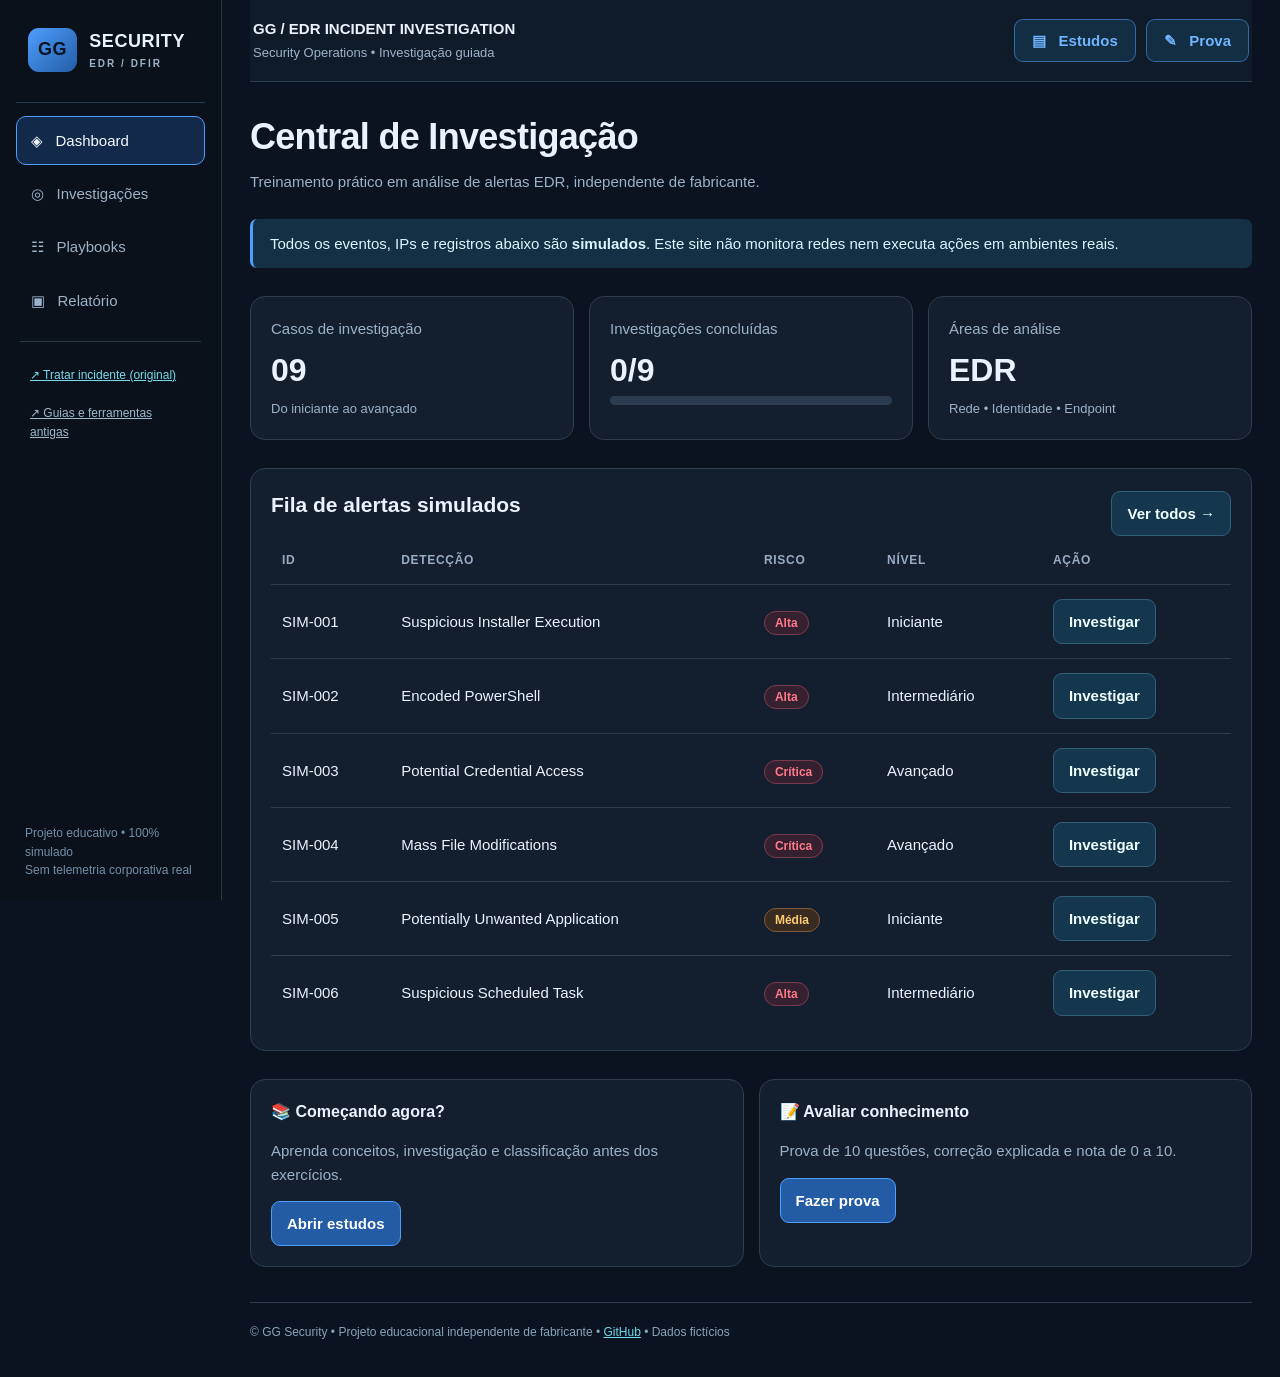
<file: index.html>
<!doctype html>
<html lang="pt-BR"><head><meta charset="utf-8"><meta name="viewport" content="width=device-width, initial-scale=1">
<meta name="theme-color" content="#091425"><meta name="description" content="Plataforma educacional de investigação de alertas EDR.">
<title>GG SEC | EDR Incident Investigation</title>
<style>
:root{color-scheme:dark;--bg:#08111f;--panel:#101d30;--panel2:#15263c;--line:#293c54;--text:#e9f3ff;--sub:#9cb2c9;--cyan:#34d5e7;--blue:#519cff;--green:#5dddac;--yellow:#ffca70;--red:#ff788b;--purple:#b09bfa}
*{box-sizing:border-box}body{margin:0;background:radial-gradient(ellipse at 70% -20%,#153456 0,transparent 55%),var(--bg);color:var(--text);font:15px/1.55 Inter,Segoe UI,Arial,sans-serif}button,input,textarea,select{font:inherit}button{cursor:pointer}.app{display:grid;grid-template-columns:245px 1fr;min-height:100vh}.side{border-right:1px solid var(--line);background:#091728;padding:26px 16px;position:sticky;top:0;height:100vh}.brand{display:flex;align-items:center;gap:12px;padding:2px 12px 30px;font-size:18px;font-weight:900;letter-spacing:.6px}.logo{background:linear-gradient(140deg,var(--cyan),var(--blue));color:#081522;padding:8px 10px;border-radius:11px}.brand small{display:block;color:var(--sub);font-size:10px;letter-spacing:2px;font-weight:700}.nav{width:100%;display:block;text-align:left;border:1px solid transparent;background:transparent;color:var(--sub);border-radius:10px;padding:12px 14px;margin:4px 0}.nav:hover,.nav.active{background:#14334a;border-color:#275673;color:#eafbff}.sidefoot{position:absolute;bottom:20px;left:25px;color:#738fa8;font-size:12px;right:22px}.main{min-width:0;padding:0 32px 45px}.top{display:flex;align-items:center;justify-content:space-between;padding:25px 0;border-bottom:1px solid var(--line);gap:12px}.top span{color:var(--sub);font-size:13px}.pill,.tag{border:1px solid #32617a;color:var(--cyan);background:#11324b;padding:4px 10px;border-radius:30px;font-size:12px;font-weight:700}.tag.high{color:var(--red);border-color:#793c4f;background:#34202f}.tag.mid{color:var(--yellow);border-color:#805a39;background:#382b21}.tag.low{color:var(--green);border-color:#2b755f;background:#18362f}.page{max-width:1130px;margin:32px auto}h1{font-size:clamp(25px,3vw,36px);margin:0 0 6px;letter-spacing:-.7px}h2{font-size:21px;margin:0 0 16px}h3{font-size:16px;margin:0 0 10px}.lead{color:var(--sub);margin:0 0 25px}.grid{display:grid;grid-template-columns:repeat(3,minmax(0,1fr));gap:15px}.card{background:linear-gradient(145deg,#122238,#0e1b2d);border:1px solid var(--line);border-radius:15px;padding:20px}.card strong.metric{font-size:32px;display:block;margin-top:6px}.muted,.hint{color:var(--sub)}.hint{font-size:13px}.section{margin-top:28px}.row{display:flex;align-items:center;gap:10px;flex-wrap:wrap}.between{justify-content:space-between}.btn{padding:10px 15px;background:#15374d;border:1px solid #336079;color:#efffff;border-radius:9px;font-weight:700}.btn:hover{background:#21526d}.btn.primary{background:linear-gradient(105deg,#0e91aa,#306cc6);border-color:#3988c7}.btn.danger{background:#502d40;border-color:#9b415c}.btn:disabled{opacity:.55;cursor:not-allowed}.tablewrap{overflow-x:auto}.table{width:100%;border-collapse:collapse;text-align:left}.table th{color:#99acc5;font-size:12px;text-transform:uppercase;letter-spacing:.7px}.table th,.table td{padding:14px 11px;border-bottom:1px solid var(--line)}.table tr:last-child td{border:0}.table tbody tr:hover{background:#172941}.click{cursor:pointer}.kicker{text-transform:uppercase;letter-spacing:1.5px;font-size:11px;font-weight:800;color:var(--cyan)}.casegrid{display:grid;grid-template-columns:repeat(2,minmax(0,1fr));gap:14px}.casecard{display:flex;flex-direction:column;gap:10px}.casecard p{color:var(--sub);margin:0}.casecard .btn{margin-top:auto;align-self:flex-start}.box{background:#09192a;border:1px solid var(--line);border-radius:11px;padding:17px}.evidence{font-family:ui-monospace,SFMono-Regular,Consolas,monospace;font-size:13px;color:#bddde7;white-space:pre-wrap;overflow-wrap:anywhere}.field{width:100%;background:#09192a;color:var(--text);border:1px solid #3a536c;border-radius:9px;padding:12px;margin:6px 0 14px}.field:focus{outline:2px solid #258fbb}label{display:block;font-weight:700;font-size:13px}details{background:#111f31;border:1px solid var(--line);border-radius:10px;padding:15px;margin:10px 0}summary{cursor:pointer;font-weight:750}.answer{display:flex;align-items:flex-start;gap:12px;cursor:pointer;margin:9px 0;padding:12px;border:1px solid var(--line);border-radius:9px;background:#102138}.answer:has(input:checked){border-color:var(--cyan);background:#15354c}.answer input{margin-top:5px;accent-color:var(--cyan)}.notice{border-left:3px solid var(--cyan);background:#133044;padding:13px 17px;border-radius:7px;color:#ddf5ff}.score{font-size:42px;font-weight:900;color:var(--cyan)}.hidden{display:none!important}.footer{color:#87a4bc;margin-top:35px;border-top:1px solid var(--line);padding-top:20px;font-size:12px}a{color:#70d9ef}.topbtn{display:none}.two{display:grid;grid-template-columns:1fr 1fr;gap:15px}.progress{height:9px;background:#2c3c50;border-radius:15px;overflow:hidden}.progress div{height:100%;background:linear-gradient(90deg,#14b6c5,#6289fa)}.printonly{display:none}
@media(max-width:900px){.app{grid-template-columns:1fr}.side{position:static;height:auto;border-right:0;border-bottom:1px solid var(--line);padding:12px}.brand{padding:4px 5px 10px}.navlist{display:flex;overflow-x:auto}.nav{white-space:nowrap;margin-right:4px}.sidefoot{display:none}.main{padding:0 17px 30px}.grid{grid-template-columns:1fr 1fr}}@media(max-width:610px){.grid,.casegrid,.two{grid-template-columns:1fr}.top{padding:15px 0}.top .pill{display:none}.page{margin-top:20px}}@media print{body{background:white!important;color:black!important}.side,.top,.footer,.noprint,.btn{display:none!important}.app{display:block}.main{padding:0}.page{max-width:none;margin:0}.card,.box{color:black;background:white;border:1px solid #999}.muted,.hint{color:#333}.printonly{display:block}.field{border:0;color:black}textarea{height:auto;min-height:100px}}
</style><link rel="stylesheet" href="report-v2.css"><link rel="stylesheet" href="xdr-ui.css"></head><body>
<div class="app"><aside class="side"><div class="brand"><span class="logo">GG</span><div>SECURITY<small>EDR / DFIR</small></div></div>
<nav class="navlist" aria-label="Navegação principal">
<button class="nav active" data-page="dashboard">◈ &nbsp; Dashboard</button><button class="nav" data-page="investigacoes">◎ &nbsp; Investigações</button><button class="nav" data-page="playbooks">☷ &nbsp; Playbooks</button><a class="nav" href="incident/" style="display:block;text-decoration:none">▣ &nbsp; Relatório</a></nav><div style="border-top:1px solid #27384a;margin:16px 4px;padding-top:14px;font-size:12px"><a href="incident/" style="display:block;padding:10px;color:#76dcec">↗ Tratar incidente (original)</a><a href="legacy-home.html" style="display:block;padding:10px;color:#9db8cf">↗ Guias e ferramentas antigas</a></div>
<div class="sidefoot">Projeto educativo • 100% simulado<br>Sem telemetria corporativa real</div></aside>
<main class="main"><header class="top"><div><b>GG / EDR INCIDENT INVESTIGATION</b><br><span>Security Operations • Investigação guiada</span></div><div class="top-actions"><button class="top-link" data-page="estudos" type="button">▤ &nbsp; Estudos</button><button class="top-link" data-page="prova" type="button">✎ &nbsp; Prova</button></div></header><div id="view" class="page" aria-live="polite"></div><footer class="footer">© GG Security • Projeto educacional independente de fabricante • <a href="https://github.com/geovanniandrade/gg-edr-incident-investigation" target="_blank" rel="noopener">GitHub</a> • Dados fictícios</footer></main></div>
<script>
"use strict";
const CASES=[{"id":1,"title":"Suspicious Installer Execution","level":"Iniciante","sev":"Alta","cat":"Execução suspeita","src":"10.10.20.15","dst":"WIN-CLIENT-01","signal":"installer.exe iniciado em Downloads e subprocesso PowerShell bloqueado.","logs":["10:23:01 EDR ProcessCreate explorer.exe → installer.exe","10:23:02 EDR unsigned binary em Downloads","10:23:04 EDR child powershell.exe","10:23:05 EDR execução bloqueada"],"clues":["Hash ainda requer análise de reputação.","A ação foi bloqueada pelo EDR.","Não há confirmação de execução bem-sucedida."],"q":"A execução maliciosa foi confirmada? ","opts":["Sim, a rede foi comprometida.","Não; correlacionar hash, processo e alcance antes de concluir.","Não investigar, pois houve bloqueio."],"correct":1,"why":"O EDR bloqueou a execução, mas ainda é preciso verificar processos relacionados e contexto.","verdict":"Suspeito; execução bloqueada; investigar impacto.","play":"Investigação de endpoint: Execução suspeita"},{"id":2,"title":"Encoded PowerShell","level":"Intermediário","sev":"Alta","cat":"Script suspeito","src":"10.10.30.17","dst":"FIN-WKS-07","signal":"PowerShell com parâmetro codificado iniciado por Word.","logs":["11:00:10 EDR winword.exe → powershell.exe","11:00:11 EDR argumento -EncodedCommand","11:00:13 PROXY TLS → 203.0.113.24","11:00:19 FIREWALL sessão terminada"],"clues":["Processo pai incomum.","Domínio/destino ainda não classificado.","Encerramento de sessão não comprova contenção de todo o host."],"q":"Qual o próximo passo?","opts":["Confirmar C2 sem analisar.","Correlacionar processo, script, rede e documento.","Apagar o arquivo sem preservar evidências."],"correct":1,"why":"Padrão suspeito requer contexto e verificação, não conclusão automática.","verdict":"Suspeito; escalar e investigar árvore de processos.","play":"Investigação de endpoint: Script suspeito"},{"id":3,"title":"Potential Credential Access","level":"Avançado","sev":"Crítica","cat":"Acesso a credenciais","src":"10.10.40.21","dst":"HR-PC-04","signal":"Processo tentou abrir LSASS e foi bloqueado.","logs":["12:04:15 EDR suspicious handle lsass.exe","12:04:16 WIN event 4673","12:04:17 EDR bloqueio e quarentena","12:05:12 AD nenhuma autenticação anormal observada"],"clues":["Tentativa observada; êxito não confirmado.","Processo desconhecido precisa ser identificado.","Sem evidência de exfiltração de credenciais."],"q":"Qual conclusão é sustentável?","opts":["Tentativa de acesso a credenciais detectada; avaliar escopo.","Exfiltração confirmada.","Falso positivo confirmado."],"correct":0,"why":"O acesso suspeito foi observado, mas não há confirmação de exfiltração.","verdict":"Tentativa suspeita bloqueada.","play":"Investigação de endpoint: Acesso a credenciais"},{"id":4,"title":"Mass File Modifications","level":"Avançado","sev":"Crítica","cat":"Ransomware","src":"10.10.50.29","dst":"FS-CLIENT-02","signal":"Alteração massiva de nomes e extensão de arquivos.","logs":["14:10:01 EDR 1500 renames / 40s","14:10:05 FILE alteração de extensão","14:10:10 EDR pico de SMB","14:10:16 EDR contenção requer aprovação"],"clues":["Atividade compatível com criptografia em massa.","Processo de origem não verificado.","Impacto e backups precisam de validação."],"q":"Qual primeira resposta?","opts":["Esperar até amanhã.","Escalar rapidamente e seguir contenção autorizada.","Excluir logs."],"correct":1,"why":"A atividade exige resposta prioritária, com preservação de evidências.","verdict":"Suspeita crítica; resposta urgente.","play":"Investigação de endpoint: Ransomware"},{"id":5,"title":"Potentially Unwanted Application","level":"Iniciante","sev":"Média","cat":"Software","src":"10.10.10.44","dst":"WKS-LAB-05","signal":"Heurística detectou programa indesejado durante atualização.","logs":["08:00:00 EDR updater.exe","08:00:02 EDR PUA heuristic","08:00:04 CMDB software aprovado para teste","08:00:06 EDR nenhuma atividade filha suspeita"],"clues":["Assinatura válida.","Aplicação autorizada para homologação.","Alertas heurísticos podem ser falsos positivos."],"q":"Como encerrar de forma responsável?","opts":["Confirmar assinatura, inventário e aprovação.","Classificar como ransomware.","Bloquear todo o ambiente."],"correct":0,"why":"A validação do software e contexto permite classificação fundamentada.","verdict":"Provável benigno após validação.","play":"Investigação de endpoint: Software"},{"id":6,"title":"Suspicious Scheduled Task","level":"Intermediário","sev":"Alta","cat":"Persistência","src":"10.10.30.24","dst":"WKS-OPS-03","signal":"Tarefa agendada executa script a partir de AppData.","logs":["15:10:12 WIN 4698 scheduled task created","15:10:14 EDR script em AppData","15:11:33 EDR cmd.exe na sessão","15:12:00 CHANGE sem manutenção aprovada"],"clues":["Conta criadora não identificada.","Caminho requer inspeção.","Ausência de mudança aprovada eleva o risco."],"q":"Qual abordagem recomendada?","opts":["Persistência maliciosa confirmada.","Investigar autor, script, permissões e autorização.","Ignorar tarefas do Windows."],"correct":1,"why":"Tarefas agendadas são legítimas em muitos contextos; correlacione a execução.","verdict":"Suspeito; investigar persistência.","play":"Investigação de endpoint: Persistência"}];
const STUDY=[["EDR: fundamentos","Endpoint Detection & Response acompanha processos, hashes, usuários, arquivos, ações e sinais de ameaça."],["Árvore de processos","Analise processos pais e filhos, assinaturas, caminhos, argumentos e privilégios."],["Alertas comportamentais","Detecção não equivale a comprometimento. Correlacione contexto, bloqueios e telemetria."],["Indicadores e reputação","Hashes e IPs são observáveis; reputação isolada não determina veredito."],["Contenção e evidência","Preserve logs, valide autorização e avalie impacto de isolamento ou bloqueio."],["Relatório e escopo","Registre hipóteses, timeline, ações e incertezas. Evite dados corporativos públicos."]];
const QUIZ=[["A execução maliciosa foi confirmada? ",["Sim, a rede foi comprometida.","Não; correlacionar hash, processo e alcance antes de concluir.","Não investigar, pois houve bloqueio."],1,"O EDR bloqueou a execução, mas ainda é preciso verificar processos relacionados e contexto."],["Qual o próximo passo?",["Confirmar C2 sem analisar.","Correlacionar processo, script, rede e documento.","Apagar o arquivo sem preservar evidências."],1,"Padrão suspeito requer contexto e verificação, não conclusão automática."],["Qual conclusão é sustentável?",["Tentativa de acesso a credenciais detectada; avaliar escopo.","Exfiltração confirmada.","Falso positivo confirmado."],0,"O acesso suspeito foi observado, mas não há confirmação de exfiltração."],["Qual primeira resposta?",["Esperar até amanhã.","Escalar rapidamente e seguir contenção autorizada.","Excluir logs."],1,"A atividade exige resposta prioritária, com preservação de evidências."],["Como encerrar de forma responsável?",["Confirmar assinatura, inventário e aprovação.","Classificar como ransomware.","Bloquear todo o ambiente."],0,"A validação do software e contexto permite classificação fundamentada."],["Qual abordagem recomendada?",["Persistência maliciosa confirmada.","Investigar autor, script, permissões e autorização.","Ignorar tarefas do Windows."],1,"Tarefas agendadas são legítimas em muitos contextos; correlacione a execução."],["A execução maliciosa foi confirmada? ",["Sim, a rede foi comprometida.","Não; correlacionar hash, processo e alcance antes de concluir.","Não investigar, pois houve bloqueio."],1,"O EDR bloqueou a execução, mas ainda é preciso verificar processos relacionados e contexto."],["Qual o próximo passo?",["Confirmar C2 sem analisar.","Correlacionar processo, script, rede e documento.","Apagar o arquivo sem preservar evidências."],1,"Padrão suspeito requer contexto e verificação, não conclusão automática."],["Qual conclusão é sustentável?",["Tentativa de acesso a credenciais detectada; avaliar escopo.","Exfiltração confirmada.","Falso positivo confirmado."],0,"O acesso suspeito foi observado, mas não há confirmação de exfiltração."],["Qual primeira resposta?",["Esperar até amanhã.","Escalar rapidamente e seguir contenção autorizada.","Excluir logs."],1,"A atividade exige resposta prioritária, com preservação de evidências."]];
let page="dashboard",activeCase=null,answered={},quizAnswers={},quizSubmitted=false,report={caseId:"",analyst:"",date:"",evidence:"",hypothesis:"",classification:"Suspeito / inconclusivo",actions:"",conclusion:""},completed={};
try{completed=JSON.parse(localStorage.getItem("gg_ndr_completed")||"{}")}catch(_){completed={}}
const el=document.getElementById("view");
function esc(s){return String(s??"").replace(/[&<>"']/g,x=>({"&":"&amp;","<":"&lt;",">":"&gt;",'"':"&quot;","'":"&#39;"}[x]))}
const tag=(v)=>'<span class="tag '+(v==="Crítica"||v==="Alta"?"high":v==="Média"?"mid":"low")+'">'+esc(v)+'</span>';
function go(p,id){page=p;activeCase=id??null;document.querySelectorAll(".nav, .top-link").forEach(x=>x.classList.toggle("active",x.dataset.page===p));render();window.scrollTo({top:0,behavior:"instant"})}
document.querySelectorAll(".nav, .top-link").forEach(x=>x.addEventListener("click",()=>go(x.dataset.page)));
function header(title,description){return '<h1>'+title+'</h1><p class="lead">'+description+'</p>'}
function dashboard(){const done=Object.keys(completed).length;return header("Central de Investigação","Treinamento prático em análise de alertas EDR, independente de fabricante.")+
'<div class="notice">Todos os eventos, IPs e registros abaixo são <b>simulados</b>. Este site não monitora redes nem executa ações em ambientes reais.</div>'+
'<div class="section grid"><div class="card"><div class="muted">Casos de investigação</div><strong class="metric">09</strong><span class="hint">Do iniciante ao avançado</span></div><div class="card"><div class="muted">Investigações concluídas</div><strong class="metric">'+done+'/9</strong><div class="progress"><div style="width:'+(done/9*100)+'%"></div></div></div><div class="card"><div class="muted">Áreas de análise</div><strong class="metric">EDR</strong><span class="hint">Rede • Identidade • Endpoint</span></div></div>'+
'<div class="section card"><div class="row between"><h2>Fila de alertas simulados</h2><button class="btn" onclick="go(\'investigacoes\')">Ver todos →</button></div><div class="tablewrap"><table class="table"><thead><tr><th>ID</th><th>Detecção</th><th>Risco</th><th>Nível</th><th>Ação</th></tr></thead><tbody>'+CASES.slice(0,6).map(c=>'<tr><td>SIM-'+String(c.id).padStart(3,"0")+'</td><td>'+esc(c.title)+'</td><td>'+tag(c.sev)+'</td><td>'+esc(c.level)+'</td><td><button class="btn" onclick="go(\'investigacoes\','+c.id+')">Investigar</button></td></tr>').join("")+'</tbody></table></div></div><div class="section two"><div class="card"><h3>📚 Começando agora?</h3><p class="muted">Aprenda conceitos, investigação e classificação antes dos exercícios.</p><button class="btn primary" onclick="go(\'estudos\')">Abrir estudos</button></div><div class="card"><h3>📝 Avaliar conhecimento</h3><p class="muted">Prova de 10 questões, correção explicada e nota de 0 a 10.</p><button class="btn primary" onclick="go(\'prova\')">Fazer prova</button></div></div>'}
function studies(){return header("📚 Estudos","Aprenda os conceitos usados nas investigações. Conteúdo prático para quem está começando em Blue Team.")+STUDY.map((x,i)=>'<details '+(i===0?"open":"")+'><summary>'+esc(x[0])+'</summary><p class="muted">'+esc(x[1])+'</p></details>').join("")+'<div class="section row"><button class="btn primary" onclick="go(\'investigacoes\')">Ir para investigações →</button><a href="https://attack.mitre.org/" target="_blank" rel="noopener">MITRE ATT&CK ↗</a></div>'}
function investigations(){if(activeCase){let c=CASES.find(c=>c.id===activeCase);let val=answered[c.id];return '<button class="btn noprint" onclick="go(\'investigacoes\')">← Voltar aos alertas</button><div class="section">'+header("SIM-"+String(c.id).padStart(3,"0")+" · "+esc(c.title),"Caso "+esc(c.level)+" • Detecção fictícia • "+esc(c.cat))+'</div>'+
'<div class="row">'+tag(c.sev)+'<span class="pill">EDR</span>'+(completed[c.id]?'<span class="tag low">Concluído</span>':'')+'</div><div class="section two"><div class="card"><div class="kicker">Alerta</div><p>'+esc(c.signal)+'</p><div class="hint">IP origem: '+esc(c.src)+'</div><div class="hint">IP destino: '+esc(c.dst)+'</div></div><div class="card"><div class="kicker">Objetivo</div><p>Investigar a detecção, interpretar evidências, selecionar a decisão mais defensável e justificar o resultado.</p><div class="hint">Os IPs públicos usam faixas reservadas para documentação.</div></div></div>'+
'<div class="section card"><h2>📑 Registros disponíveis</h2><div class="box evidence">'+c.logs.map(esc).join("\n")+'</div><h3 class="section">Contexto adicional</h3><ul>'+c.clues.map(x=>'<li>'+esc(x)+'</li>').join("")+'</ul></div>'+
'<div class="section card"><h2>🧠 Decisão do analista</h2><p>'+esc(c.q)+'</p>'+c.opts.map((x,i)=>'<label class="answer"><input type="radio" name="ans" value="'+i+'" '+(val===i?"checked":"")+'> '+esc(x)+'</label>').join("")+'<label for="justification" class="section">Justifique sua análise (opcional)</label><textarea id="justification" class="field" rows="3" placeholder="Quais evidências sustentam sua decisão?"></textarea><div class="row"><button class="btn primary" id="checkCase">Verificar resposta</button><button class="btn" onclick="openReport('+c.id+')">Abrir relatório</button></div><div id="caseFeedback"></div></div>'+
'<div class="section notice">Dica: confirme o que os registros mostram e o que é apenas hipótese. Não execute bloqueios ou isolamento sem autorização.</div>'}
return header("🔎 Investigações","Escolha um alerta, leia os registros simulados e decida como um analista de segurança.")+'<div class="casegrid">'+CASES.map(c=>'<div class="card casecard"><div class="row between"><span class="kicker">SIM-'+String(c.id).padStart(3,"0")+' · '+esc(c.level)+'</span>'+tag(c.sev)+'</div><h3>'+esc(c.title)+'</h3><p>'+esc(c.signal)+'</p><div class="row">'+(completed[c.id]?'<span class="tag low">✓ Concluído</span>':'<span class="muted">Pendente</span>')+'</div><button class="btn primary" onclick="go(\'investigacoes\','+c.id+')">Investigar →</button></div>').join("")+'</div>'}
function playbooks(){const topics=[["Varreduras de rede","Verifique SYN, portas, taxa, conexão efetiva, escopo do scanner e mudanças autorizadas."],["Falhas de autenticação","Correlacione usuário, IP, eventos 4625/4624, rotação de senha, MFA e logons inesperados."],["Consultas DNS","Analise NXDOMAIN, frequência, domínio, processo, histórico e resolver utilizado."],["Beaconing / C2","Investigue periodicidade, processo, domínio, conexão efetiva e sinais de execução suspeita."],["Tráfego de saída / exfiltração","Compare baseline, destino, conteúdo/alertas DLP, serviço homologado e transferência aprovada."],["Movimentação lateral","Correlacione SMB/RDP, logons Windows, identidade, privilégios e ferramentas administrativas."],["Ransomware","Examine alterações massivas, árvore de processos, SMB, backups e escopo do impacto."],["Grupos privilegiados","Confira evento de auditoria, grupo, ator, conta adicionada, ticket e atividades posteriores."]];return header("☷ Playbooks de análise","Guias objetivos para reunir evidências, classificar e encaminhar os alertas.")+'<div class="notice">Fluxo padrão: identificar → validar contexto → correlacionar → classificar → escalar/agir conforme autorização → documentar.</div><div class="section">'+topics.map((x,i)=>'<details '+(i===0?'open':'')+'><summary>'+esc(x[0])+'</summary><p class="muted">'+esc(x[1])+'</p><p><b>Fontes:</b> NDR, firewall, DNS/proxy, EDR, identidade, inventário e registros de mudança conforme aplicável.</p><p><b>Saída:</b> hipótese, evidências a favor/contra, lacunas e decisão fundamentada.</p></details>').join("")+'</div>'}
function quiz(){return header("📝 Prova de conhecimento","10 questões • 1 ponto por acerto • Feedback comentado no resultado.")+(!quizSubmitted?'<div class="notice">Responda às dez perguntas e clique em corrigir. Todas as questões devem ser respondidas.</div>':'')+QUIZ.map((q,i)=>'<div class="section card"><div class="row between"><h3>Questão '+(i+1)+'</h3>'+(quizSubmitted?tag(quizAnswers[i]===q[2]?"Correta":"Incorreta"):'')+'</div><p>'+esc(q[0])+'</p>'+q[1].map((ans,j)=>'<label class="answer"><input type="radio" name="quiz'+i+'" value="'+j+'" '+(quizAnswers[i]===j?"checked":"")+' '+(quizSubmitted?"disabled":"")+'>'+esc(ans)+'</label>').join("")+(quizSubmitted?'<p class="hint"><b>Resposta:</b> '+esc(q[1][q[2]])+'. '+esc(q[3])+'</p>':'')+'</div>').join("")+'<div class="section card">'+(quizSubmitted?'<span class="score">'+QUIZ.filter((q,i)=>quizAnswers[i]===q[2]).length+'/10</span><p class="muted">Sua nota final. Revise os comentários acima.</p><button class="btn primary" id="restartQuiz">Refazer prova</button>':'<button class="btn primary" id="submitQuiz">Corrigir prova</button><p id="quizError" class="hint"></p>')+'</div>'}
function reportView(){return header("▣ Relatório de investigação","Preencha seu registro de investigação. A exportação em PDF utiliza a opção de impressão do navegador.")+'<div class="notice noprint">Os dados ficam apenas nesta página do navegador. Nada é enviado ao GitHub. Use somente informações simuladas.</div><div class="section card"><div class="printonly"><h2>GG Security — Relatório de investigação</h2></div><label for="r-case">Caso</label><select id="r-case" class="field"><option value="">Selecione um caso</option>'+CASES.map(c=>'<option value="'+c.id+'" '+(String(c.id)===String(report.caseId)?"selected":"")+'>'+esc(c.title)+'</option>').join("")+'</select><div class="two"><div><label for="r-analyst">Analista</label><input id="r-analyst" class="field" value="'+esc(report.analyst)+'" placeholder="Nome do analista"></div><div><label for="r-date">Data e hora / fuso</label><input id="r-date" class="field" value="'+esc(report.date)+'" placeholder="AAAA-MM-DD HH:mm -03:00"></div></div><label for="r-hypothesis">Hipótese inicial</label><textarea id="r-hypothesis" rows="3" class="field" placeholder="O que pode explicar o evento?">'+esc(report.hypothesis)+'</textarea><label for="r-evidence">Evidências e linha do tempo</label><textarea id="r-evidence" rows="5" class="field" placeholder="Horário, fonte, evento, evidências e lacunas">'+esc(report.evidence)+'</textarea><label for="r-classification">Classificação</label><select id="r-classification" class="field">'+["Benigno / falso positivo","Suspeito / inconclusivo","Incidente confirmado"].map(x=>'<option '+(report.classification===x?"selected":"")+'>'+x+'</option>').join("")+'</select><label for="r-conclusion">Justificativa / conclusão</label><textarea id="r-conclusion" rows="3" class="field" placeholder="Por que essa classificação?">'+esc(report.conclusion)+'</textarea><label for="r-actions">Ações autorizadas e próximos passos</label><textarea id="r-actions" rows="3" class="field" placeholder="Escalonamento, contenção se autorizada, follow-up">'+esc(report.actions)+'</textarea><div class="row noprint"><button id="printReport" class="btn primary">Imprimir / Salvar PDF</button><button id="copyReport" class="btn">Copiar texto</button><span id="copyInfo" class="hint"></span></div></div>'}
function openReport(id){report.caseId=id;go("relatorio")}
function collectReport(){for(let k of Object.keys(report)){const field=document.getElementById("r-"+(k==="caseId"?"case":k));if(field)report[k]=field.value}}
function reportText(){const c=CASES.find(x=>String(x.id)===String(report.caseId));return "GG SECURITY - RELATÓRIO EDR\nCaso: "+(c?.title||"Não informado")+"\nAnalista: "+report.analyst+"\nData: "+report.date+"\nHipótese: "+report.hypothesis+"\nEvidências: "+report.evidence+"\nClassificação: "+report.classification+"\nJustificativa: "+report.conclusion+"\nAções e próximos passos: "+report.actions}
function render(){let html=page==="dashboard"?dashboard():page==="estudos"?studies():page==="investigacoes"?investigations():page==="playbooks"?playbooks():page==="prova"?quiz():reportView();el.innerHTML=html;
if(page==="investigacoes"&&activeCase){const c=CASES.find(x=>x.id===activeCase);document.getElementById("checkCase").addEventListener("click",()=>{let selected=document.querySelector('input[name="ans"]:checked');let feedback=document.getElementById("caseFeedback");if(!selected){feedback.innerHTML='<p class="hint">Escolha uma resposta antes de verificar.</p>';return}answered[c.id]=Number(selected.value);let correct=answered[c.id]===c.correct;if(correct){completed[c.id]=true;try{localStorage.setItem("gg_ndr_completed",JSON.stringify(completed))}catch(_){}}feedback.innerHTML='<div class="box section"><b style="color:'+(correct?"var(--green)":"var(--yellow)")+'">'+(correct?"✓ Decisão adequada":"⚠ Reavalie sua hipótese")+'</b><p>'+esc(c.why)+'</p><p><b>Classificação sugerida:</b> '+esc(c.verdict)+'</p><p><b>Resposta esperada:</b> '+esc(c.opts[c.correct])+'</p></div>'})}
if(page==="prova"){if(!quizSubmitted){document.querySelectorAll('input[type="radio"]').forEach(x=>x.addEventListener("change",()=>{const i=Number(x.name.replace("quiz",""));quizAnswers[i]=Number(x.value)}));document.getElementById("submitQuiz").addEventListener("click",()=>{if(Object.keys(quizAnswers).length<10){document.getElementById("quizError").textContent="Responda às 10 questões antes de corrigir.";return}quizSubmitted=true;render();window.scrollTo({top:0,behavior:"smooth"})})}else document.getElementById("restartQuiz").addEventListener("click",()=>{quizSubmitted=false;quizAnswers={};render()})}
if(page==="relatorio"){document.getElementById("printReport").addEventListener("click",()=>{collectReport();window.print()});document.getElementById("copyReport").addEventListener("click",async()=>{collectReport();try{await navigator.clipboard.writeText(reportText());document.getElementById("copyInfo").textContent="Texto copiado."}catch(_){document.getElementById("copyInfo").textContent="Cópia não disponível neste navegador."}});document.querySelectorAll(".field").forEach(x=>x.addEventListener("input",collectReport))}}
render();
</script><script src="report-v2.js"></script><script src="xdr-ui.js"></script></body></html>
</file>
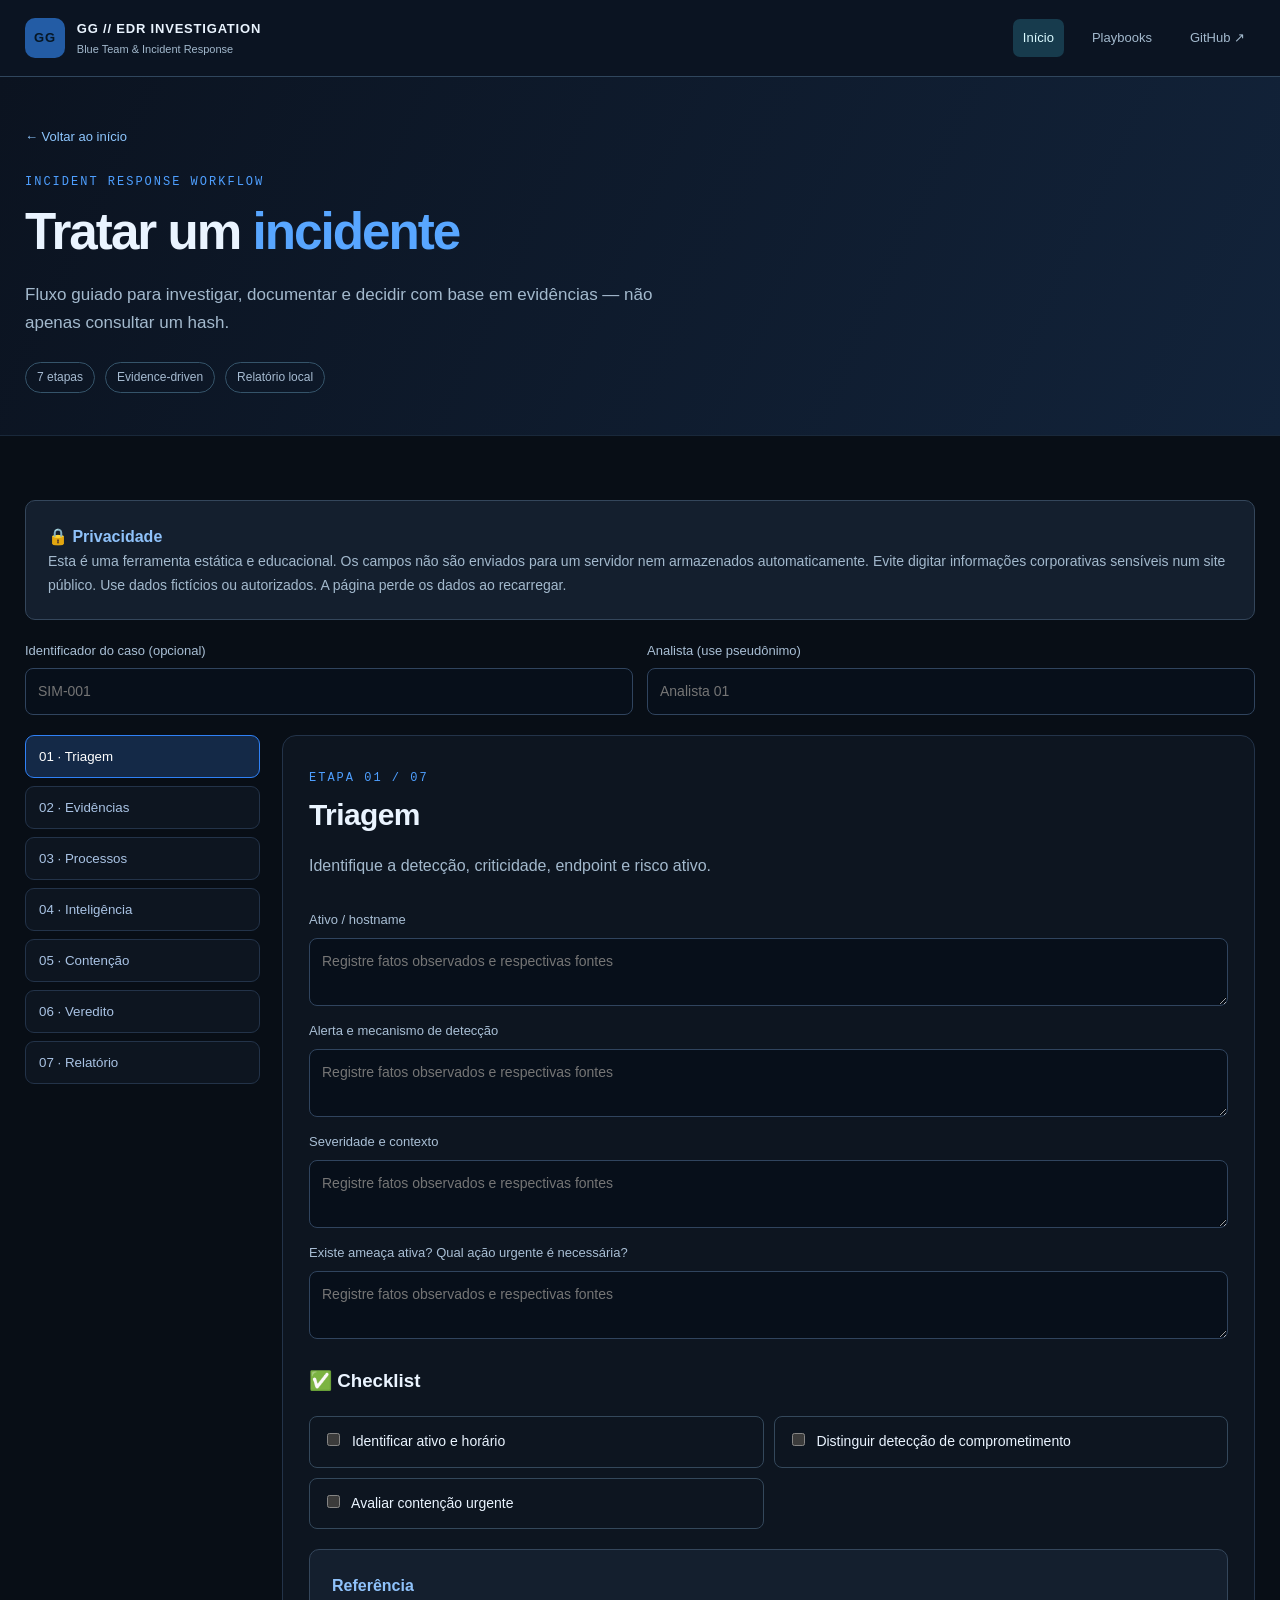
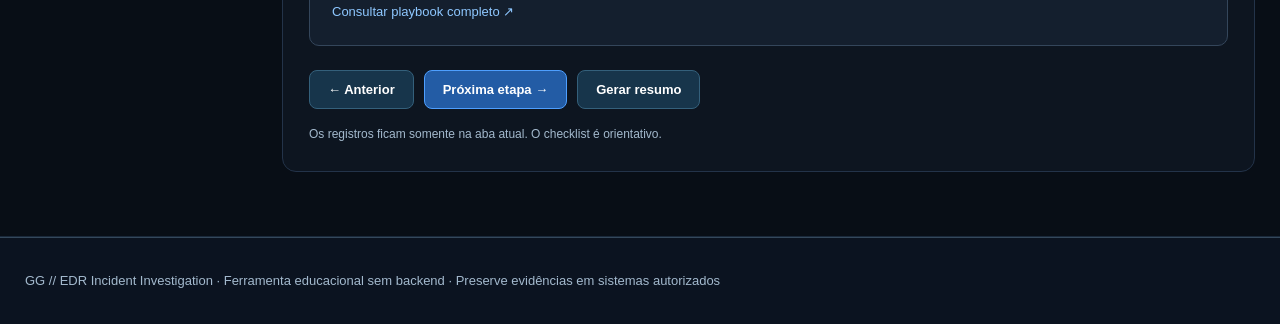
<file: incident/index.html>
<!doctype html><html lang="pt-BR"><head><meta charset="utf-8"><meta name="viewport" content="width=device-width,initial-scale=1"><title>Tratar incidente | GG EDR</title><link rel="stylesheet" href="../assets/style.css"><style>.wizardlayout{display:grid;grid-template-columns:235px minmax(0,1fr);gap:22px}.wizardnav{display:flex;flex-direction:column;gap:8px}.wizardnav button{background:#0d1520;color:#a9c3e4;border:1px solid #233349;border-radius:9px;padding:13px;text-align:left;cursor:pointer}.wizardnav button.active{border-color:#2f81f7;color:white;background:#142947}.wizardpanel{border:1px solid #233349;background:#0d1520;border-radius:14px;padding:26px}.wizardfields{display:grid;gap:14px;margin-bottom:26px}.wizardfields label{display:grid;gap:7px;color:#a9bfd5;font-size:13px}.wizardfields textarea,.wizardfields select,.caseinput{background:#070f1a;color:#f0f6fc;border:1px solid #30445e;border-radius:8px;padding:12px;font:14px/1.5 "Segoe UI",sans-serif;width:100%}.wizardfields textarea:focus,.caseinput:focus{outline:2px solid #2f81f7}.wizardcontrols{display:flex;gap:10px;flex-wrap:wrap;margin-top:24px}.wizardcontrols button{cursor:pointer;color:white}.wizardstep[hidden]{display:none}.wizardintro{display:grid;grid-template-columns:1fr 1fr;gap:14px;margin:20px 0}.wizardintro label{font-size:13px;color:#a9bfd5}.wizardintro input{margin-top:5px}.reportbox{white-space:pre-wrap;overflow-wrap:anywhere;background:#070f1a;border:1px solid #30445e;border-radius:9px;padding:16px;color:#b1d5fa;font:13px/1.6 Consolas,monospace;max-height:410px;overflow:auto}@media(max-width:800px){.wizardlayout,.wizardintro{grid-template-columns:1fr}.wizardnav{flex-direction:row;overflow-x:auto}.wizardnav button{white-space:nowrap}}.hashlookup{display:flex;align-items:center;gap:12px;flex-wrap:wrap;margin-top:-6px;margin-bottom:8px}.hashlookup small{color:#9eafc3;font-size:12px}.hashlookup button{cursor:pointer;color:#fff}@media(max-width:650px){.hashlookup{align-items:stretch;flex-direction:column}}</style></head><body><header class="header"><div class="container head"><a class="brand" href="../"><span class="brandmark">GG</span><span>GG // EDR INVESTIGATION<small>Blue Team & Incident Response</small></span></a><nav class="nav"><a href="../">Início</a><a href="../#playbooks">Playbooks</a><a class="github" href="https://github.com/geovanniandrade/gg-edr-incident-investigation">GitHub ↗</a></nav></div></header><section class="hero"><div class="container"><a class="back" href="../">← Voltar ao início</a><p class="eyebrow" style="margin-top:26px">INCIDENT RESPONSE WORKFLOW</p><h1>Tratar um <span>incidente</span></h1><p class="lead">Fluxo guiado para investigar, documentar e decidir com base em evidências — não apenas consultar um hash.</p><div class="tags"><span class="tag">7 etapas</span><span class="tag">Evidence-driven</span><span class="tag">Relatório local</span></div></div></section><main class="section alt"><div class="container"><div class="notice"><strong>🔒 Privacidade</strong><p>Esta é uma ferramenta estática e educacional. Os campos não são enviados para um servidor nem armazenados automaticamente. Evite digitar informações corporativas sensíveis num site público. Use dados fictícios ou autorizados. A página perde os dados ao recarregar.</p></div><div class="wizardintro"><label>Identificador do caso (opcional)<input id="caseid" class="caseinput" placeholder="SIM-001"></label><label>Analista (use pseudônimo)<input id="analyst" class="caseinput" placeholder="Analista 01"></label></div><div class="wizardlayout"><nav class="wizardnav" aria-label="Etapas da investigação"><button type="button" data-nav="0" class="active">01 · Triagem</button><button type="button" data-nav="1" >02 · Evidências</button><button type="button" data-nav="2" >03 · Processos</button><button type="button" data-nav="3" >04 · Inteligência</button><button type="button" data-nav="4" >05 · Contenção</button><button type="button" data-nav="5" >06 · Veredito</button><button type="button" data-nav="6" >07 · Relatório</button></nav><div class="wizardpanel"><section class="wizardstep" data-step="0" ><span class="eyebrow">ETAPA 01 / 07</span><h2>Triagem</h2><p class="sub">Identifique a detecção, criticidade, endpoint e risco ativo.</p><div class="wizardfields"><label>Ativo / hostname<textarea rows="2" data-field="asset" placeholder="Registre fatos observados e respectivas fontes"></textarea></label><label>Alerta e mecanismo de detecção<textarea rows="2" data-field="alert" placeholder="Registre fatos observados e respectivas fontes"></textarea></label><label>Severidade e contexto<textarea rows="2" data-field="severity" placeholder="Registre fatos observados e respectivas fontes"></textarea></label><label>Existe ameaça ativa? Qual ação urgente é necessária?<textarea rows="2" data-field="risk" placeholder="Registre fatos observados e respectivas fontes"></textarea></label></div><h3>✅ Checklist</h3><div class="checklist"><label class="check"><input type="checkbox"> Identificar ativo e horário</label><label class="check"><input type="checkbox"> Distinguir detecção de comprometimento</label><label class="check"><input type="checkbox"> Avaliar contenção urgente</label></div><div class="notice" style="margin-top:20px"><strong>Referência</strong><p><a class="back" href="../Playbooks/01-Alert-Triage/" target="_blank" rel="noopener">Consultar playbook completo ↗</a></p></div></section><section class="wizardstep" data-step="1" hidden><span class="eyebrow">ETAPA 02 / 07</span><h2>Evidências</h2><p class="sub">Preserve registros antes de alterar o ambiente, quando possível.</p><div class="wizardfields"><label>Evidências coletadas / IDs<textarea rows="2" data-field="evidence" placeholder="Registre fatos observados e respectivas fontes"></textarea></label><label>SHA256 / SHA1 / MD5 (opcional)<input class="caseinput" type="text" data-field="hash" id="incident-hash" autocomplete="off" spellcheck="false" placeholder="Cole o hash do arquivo"></label><div class="hashlookup"><button class="btn primary" type="button" id="lookup-hash">🔎 Pesquisar no VirusTotal ↗</button><small id="hash-feedback" role="status" aria-live="polite">Pesquisa direta pelo hash. Se o VirusTotal abrir Search/Comments, pode não existir relatório para esse arquivo; isso não é um veredito.</small></div><label>Origem, data, timezone e responsável<textarea rows="2" data-field="source" placeholder="Registre fatos observados e respectivas fontes"></textarea></label></div><h3>✅ Checklist</h3><div class="checklist"><label class="check"><input type="checkbox"> Exportar timeline e processo pai/filho</label><label class="check"><input type="checkbox"> Registrar integridade e cadeia de custódia</label><label class="check"><input type="checkbox"> Restringir dados sensíveis</label></div><div class="notice" style="margin-top:20px"><strong>Referência</strong><p><a class="back" href="../Playbooks/02-Evidence-Collection/" target="_blank" rel="noopener">Consultar playbook completo ↗</a></p></div></section><section class="wizardstep" data-step="2" hidden><span class="eyebrow">ETAPA 03 / 07</span><h2>Processos</h2><p class="sub">Diferencie arquivo baixado, execução e efeitos no endpoint.</p><div class="wizardfields"><label>Processo pai e filhos<textarea rows="2" data-field="parent" placeholder="Registre fatos observados e respectivas fontes"></textarea></label><label>Execução, linha de comando e assinatura<textarea rows="2" data-field="execution" placeholder="Registre fatos observados e respectivas fontes"></textarea></label><label>Conexões, persistência e alterações identificadas<textarea rows="2" data-field="network" placeholder="Registre fatos observados e respectivas fontes"></textarea></label></div><h3>✅ Checklist</h3><div class="checklist"><label class="check"><input type="checkbox"> Analisar árvore e argumentos</label><label class="check"><input type="checkbox"> Verificar assinatura e conexões</label><label class="check"><input type="checkbox"> Documentar lacunas de telemetria</label></div><div class="notice" style="margin-top:20px"><strong>Referência</strong><p><a class="back" href="../Playbooks/03-Process-Investigation/" target="_blank" rel="noopener">Consultar playbook completo ↗</a></p></div></section><section class="wizardstep" data-step="3" hidden><span class="eyebrow">ETAPA 04 / 07</span><h2>Inteligência</h2><p class="sub">Enriqueça IoCs sem transformar reputação em prova.</p><div class="wizardfields"><label>Indicadores autorizados (sem dados confidenciais)<textarea rows="2" data-field="ioc" placeholder="Registre fatos observados e respectivas fontes"></textarea></label><label>Resultados das fontes e sua data<textarea rows="2" data-field="intel" placeholder="Registre fatos observados e respectivas fontes"></textarea></label><label>MITRE ATT&amp;CK, se houver evidência<textarea rows="2" data-field="ttp" placeholder="Registre fatos observados e respectivas fontes"></textarea></label></div><h3>✅ Checklist</h3><div class="checklist"><label class="check"><input type="checkbox"> Correlacionar IoC ao evento</label><label class="check"><input type="checkbox"> Comparar fontes e comportamentos</label><label class="check"><input type="checkbox"> Não enviar amostras privadas</label></div><div class="notice" style="margin-top:20px"><strong>🔎 Pesquisa de indicadores</strong><p>Use a seção de IoCs do site para consultar hashes, IPs e domínios autorizados. <a class="back" href="../#tratar-incidente" target="_blank" rel="noopener">Abrir ferramenta ↗</a></p></div><div class="notice" style="margin-top:20px"><strong>Referência</strong><p><a class="back" href="../Playbooks/04-Threat-Intelligence/" target="_blank" rel="noopener">Consultar playbook completo ↗</a></p></div></section><section class="wizardstep" data-step="4" hidden><span class="eyebrow">ETAPA 05 / 07</span><h2>Contenção</h2><p class="sub">Registre medidas aprovadas e valide cada resultado.</p><div class="wizardfields"><label>Ações executadas e autorização<textarea rows="2" data-field="action" placeholder="Registre fatos observados e respectivas fontes"></textarea></label><label>Sucesso, falhas e artefatos residuais<textarea rows="2" data-field="result" placeholder="Registre fatos observados e respectivas fontes"></textarea></label><label>Verificação de persistência e monitoramento<textarea rows="2" data-field="followup" placeholder="Registre fatos observados e respectivas fontes"></textarea></label></div><h3>✅ Checklist</h3><div class="checklist"><label class="check"><input type="checkbox"> Verificar status de cada ação</label><label class="check"><input type="checkbox"> Investigar quarentena parcial</label><label class="check"><input type="checkbox"> Confirmar riscos residuais</label></div><div class="notice" style="margin-top:20px"><strong>Referência</strong><p><a class="back" href="../Playbooks/05-Containment-Remediation/" target="_blank" rel="noopener">Consultar playbook completo ↗</a></p></div></section><section class="wizardstep" data-step="5" hidden><span class="eyebrow">ETAPA 06 / 07</span><h2>Veredito</h2><p class="sub">Classifique com evidências, não pelo nome do alerta.</p><div class="wizardfields"><label>Veredito<select data-field="verdict"><option value="">Não definido</option><option>True Positive</option><option>False Positive</option><option>Undefined / Inconclusive</option></select></label><label>Justificativa técnica / evidências contrárias<textarea rows="2" data-field="rationale" placeholder="Registre fatos observados e respectivas fontes"></textarea></label><label>Impacto e comprometimento confirmado ou não<textarea rows="2" data-field="impact" placeholder="Registre fatos observados e respectivas fontes"></textarea></label></div><h3>✅ Checklist</h3><div class="checklist"><label class="check"><input type="checkbox"> Separar detecção, mitigação e impacto</label><label class="check"><input type="checkbox"> Registrar nível de confiança</label><label class="check"><input type="checkbox"> Manter indefinido se faltar prova</label></div><div class="notice" style="margin-top:20px"><strong>Referência</strong><p><a class="back" href="../Playbooks/06-Analyst-Verdict/" target="_blank" rel="noopener">Consultar playbook completo ↗</a></p></div></section><section class="wizardstep" data-step="6" hidden><span class="eyebrow">ETAPA 07 / 07</span><h2>Relatório</h2><p class="sub">Consolide a investigação e suas pendências.</p><div class="wizardfields"><label>Timeline com datas e fuso<textarea rows="2" data-field="timeline" placeholder="Registre fatos observados e respectivas fontes"></textarea></label><label>Resumo executivo<textarea rows="2" data-field="summary" placeholder="Registre fatos observados e respectivas fontes"></textarea></label><label>Próximos passos, responsáveis e riscos residuais<textarea rows="2" data-field="pending" placeholder="Registre fatos observados e respectivas fontes"></textarea></label></div><h3>✅ Checklist</h3><div class="checklist"><label class="check"><input type="checkbox"> Revisar consistência e confidencialidade</label><label class="check"><input type="checkbox"> Citar evidências e limitações</label><label class="check"><input type="checkbox"> Definir pendências e encerramento</label></div><div class="notice" style="margin-top:20px"><strong>Referência</strong><p><a class="back" href="../Playbooks/07-Incident-Reporting/" target="_blank" rel="noopener">Consultar playbook completo ↗</a></p></div></section><section id="report" hidden><span class="eyebrow">RESUMO / INVESTIGATION REPORT</span><h2>Relatório preliminar</h2><p class="sub">Revise fatos e hipóteses antes de copiar. Não equivale a laudo automático.</p><pre id="reporttext" class="reportbox"></pre><div class="wizardcontrols"><button class="btn primary" id="pdfreport">📄 Gerar PDF</button><button class="btn" id="copyreport">Copiar relatório</button><button class="btn" id="backreport">Voltar e revisar</button></div></section><div class="wizardcontrols" id="stepcontrols"><button class="btn" id="previous">← Anterior</button><button class="btn primary" id="next">Próxima etapa →</button><button class="btn" id="generate">Gerar resumo</button></div><p id="status" class="privacy" aria-live="polite">Os registros ficam somente na aba atual. O checklist é orientativo.</p></div></div></div></main><footer class="footer"><div class="container">GG // EDR Incident Investigation · Ferramenta educacional sem backend · Preserve evidências em sistemas autorizados</div></footer><script>const hashInput=document.getElementById('incident-hash');const hashFeedback=document.getElementById('hash-feedback');function openHash(value){const hash=value.trim();if(!/^(?:[a-fA-F0-9]{32}|[a-fA-F0-9]{40}|[a-fA-F0-9]{64})$/.test(hash)){hashFeedback.textContent='Hash inválido: use MD5 (32), SHA1 (40) ou SHA256 (64 caracteres hexadecimais).';return}const url='https://www.virustotal.com/gui/file/'+hash.toLowerCase()+'/detection';const tab=window.open(url,'_blank','noopener,noreferrer');hashFeedback.textContent=tab===null?'Se o navegador bloquear a nova aba, clique em Pesquisar no VirusTotal.':'Consulta aberta no VirusTotal; seus registros permanecem nesta página.'}document.getElementById('lookup-hash').addEventListener('click',()=>openHash(hashInput.value));hashInput.addEventListener('paste',event=>{const text=event.clipboardData?.getData('text')?.trim()||'';if(/^(?:[a-fA-F0-9]{32}|[a-fA-F0-9]{40}|[a-fA-F0-9]{64})$/.test(text)){hashInput.value=text;event.preventDefault();openHash(text)}});hashInput.addEventListener('keydown',event=>{if(event.key==='Enter'){event.preventDefault();openHash(hashInput.value)}});const names=["Triagem","Evidências","Processos","Inteligência","Contenção","Veredito","Relatório"];let current=0;const sections=[...document.querySelectorAll('.wizardstep')];const nav=[...document.querySelectorAll('[data-nav]')];const report=document.querySelector('#report');function show(n){current=Math.max(0,Math.min(6,n));sections.forEach((s,i)=>s.hidden=i!==current);report.hidden=true;document.querySelector('#stepcontrols').style.display='flex';nav.forEach((b,i)=>{b.classList.toggle('active',i===current);b.setAttribute('aria-current',i===current?'step':'false')});document.querySelector('#previous').disabled=current===0;document.querySelector('#next').textContent=current===6?'Revisar relatório →':'Próxima etapa →'}nav.forEach(b=>b.addEventListener('click',()=>show(Number(b.dataset.nav))));document.querySelector('#previous').onclick=()=>show(current-1);document.querySelector('#next').onclick=()=>current===6?generate():show(current+1);function build(){const lines=['GG // EDR INCIDENT INVESTIGATION — RASCUNHO','Gerado localmente: '+new Date().toLocaleString('pt-BR'),'Caso: '+(document.querySelector('#caseid').value||'Não informado'),'Analista: '+(document.querySelector('#analyst').value||'Não informado'),'ATENÇÃO: relatório preliminar; revisão humana obrigatória.'];sections.forEach((s,i)=>{lines.push('','## '+(i+1)+' — '+names[i]);s.querySelectorAll('[data-field]').forEach(el=>{const label=el.closest('label').childNodes[0].textContent.trim();lines.push(label+': '+(el.value.trim()||'Não documentado'))});const checks=[...s.querySelectorAll('.check')];lines.push('Checklist: '+checks.filter(x=>x.querySelector('input').checked).length+'/'+checks.length+' itens marcados')});return lines.join('\n')}function generate(){sections.forEach(s=>s.hidden=true);report.hidden=false;document.querySelector('#stepcontrols').style.display='none';nav.forEach(b=>b.classList.remove('active'));document.querySelector('#reporttext').textContent=build()}document.querySelector('#generate').onclick=generate;document.querySelector('#backreport').onclick=()=>show(current);document.querySelector('#pdfreport').onclick=()=>{const content=build();const win=window.open('','_blank');if(!win){document.querySelector('#status').textContent='Permita pop-ups para gerar o PDF.';return}const style=document.createElement('style');style.textContent='@page{size:A4;margin:17mm}body{font:11pt/1.5 Arial,sans-serif;color:#182333;margin:0}header{border-bottom:2px solid #2872bd;padding-bottom:12px;margin-bottom:22px}h1{font-size:19pt;margin:0}small{color:#68788b}pre{white-space:pre-wrap;overflow-wrap:anywhere;font:10pt/1.65 Arial,sans-serif}footer{margin-top:25px;font-size:9pt;color:#68788b}';win.document.head.appendChild(style);win.document.title='Relatorio EDR - '+(document.querySelector('#caseid').value.trim()||'Rascunho');const header=win.document.createElement('header');const title=win.document.createElement('h1');title.textContent='GG // Relatório de Investigação EDR';const subtitle=win.document.createElement('small');subtitle.textContent='Relatório preliminar — revisão humana obrigatória';header.append(title,subtitle);const pre=win.document.createElement('pre');pre.textContent=content;const footer=win.document.createElement('footer');footer.textContent='Documento produzido localmente. Verifique evidências, classificação e confidencialidade antes de compartilhar.';win.document.body.append(header,pre,footer);win.document.close();win.focus();setTimeout(()=>win.print(),300)};document.querySelector('#copyreport').onclick=async()=>{try{await navigator.clipboard.writeText(build());document.querySelector('#status').textContent='Relatório copiado. Armazene apenas em local autorizado.'}catch{document.querySelector('#status').textContent='Selecione o relatório e copie manualmente.'}};show(0);</script></body></html>
</file>
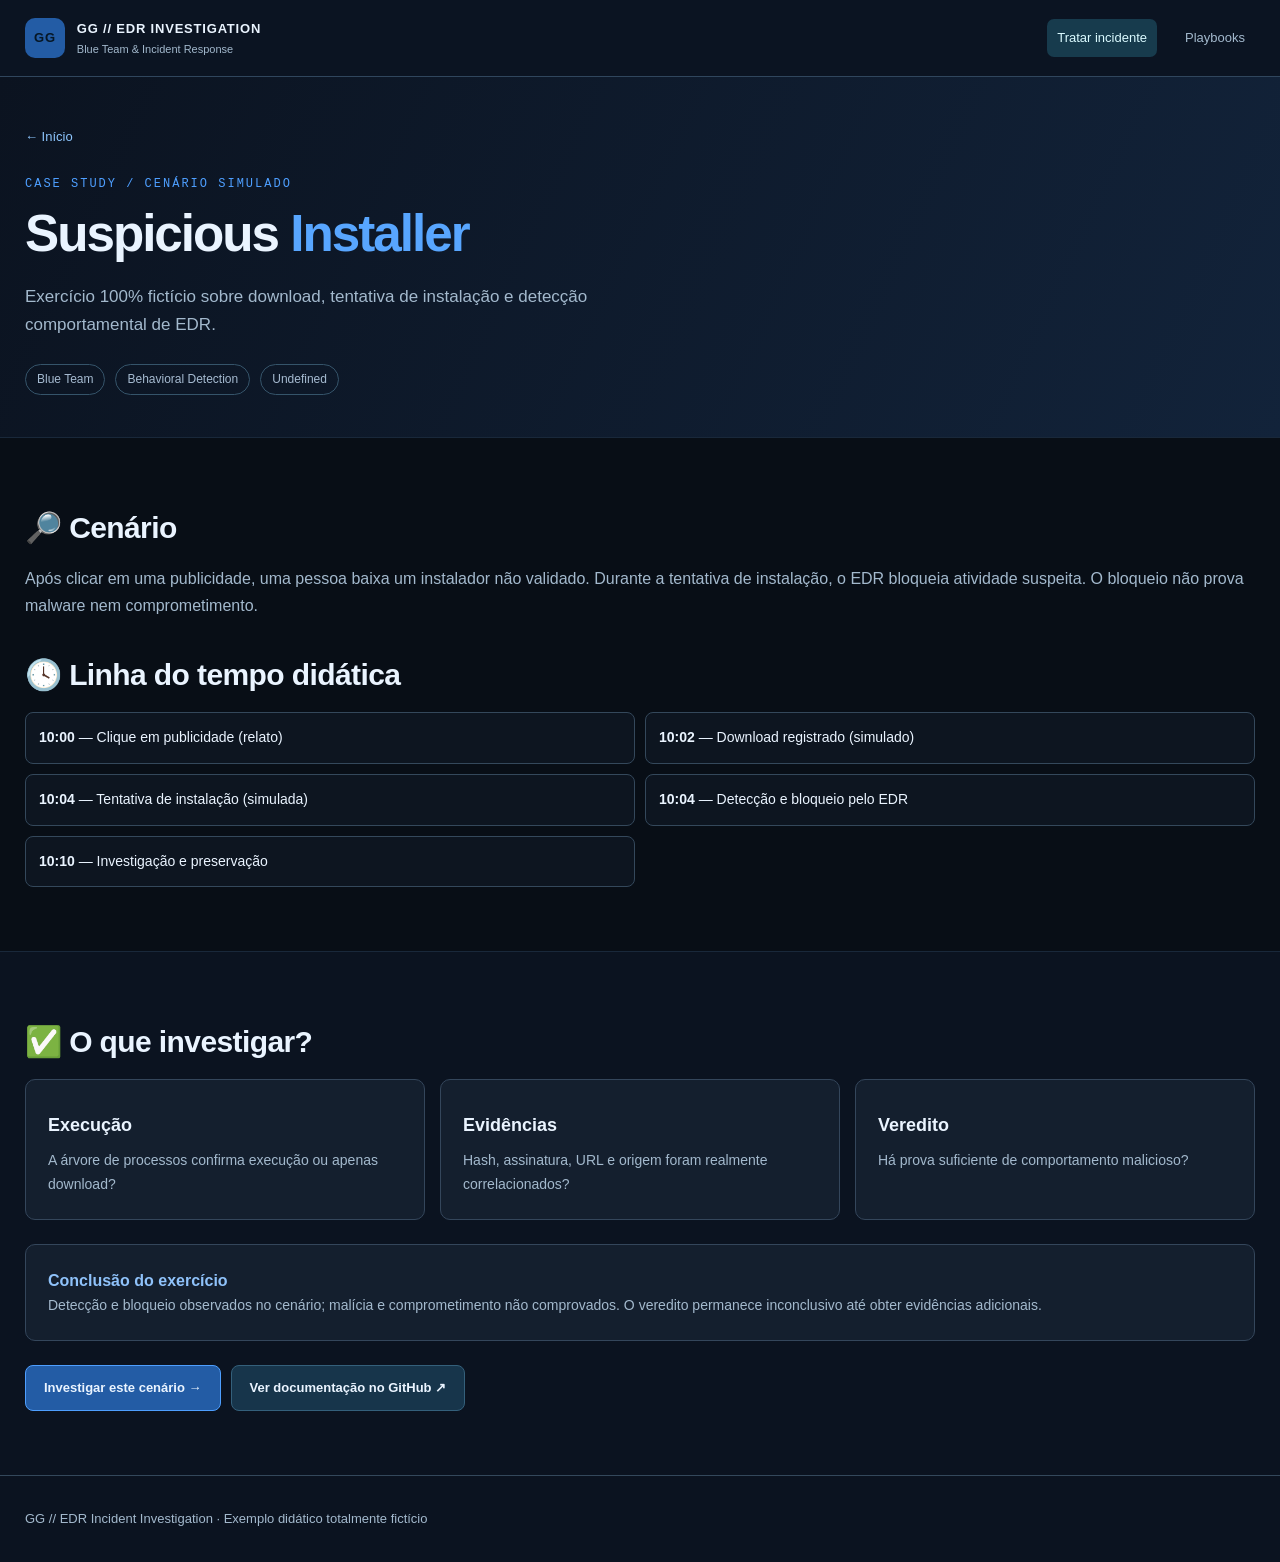
<file: Case-Studies/001-Suspicious-Installer/index.html>
<!doctype html><html lang="pt-BR"><head><meta charset="utf-8"><meta name="viewport" content="width=device-width,initial-scale=1"><title>Case 001 | GG EDR</title><link rel="stylesheet" href="../../assets/style.css"></head><body><header class="header"><div class="container head"><a class="brand" href="../../"><span class="brandmark">GG</span><span>GG // EDR INVESTIGATION<small>Blue Team & Incident Response</small></span></a><nav class="nav"><a href="../../incident/">Tratar incidente</a><a href="../../#playbooks">Playbooks</a></nav></div></header><section class="hero"><div class="container"><a class="back" href="../../">← Início</a><p class="eyebrow" style="margin-top:28px">CASE STUDY / CENÁRIO SIMULADO</p><h1>Suspicious <span>Installer</span></h1><p class="lead">Exercício 100% fictício sobre download, tentativa de instalação e detecção comportamental de EDR.</p><div class="tags"><span class="tag">Blue Team</span><span class="tag">Behavioral Detection</span><span class="tag">Undefined</span></div></div></section><section class="section alt"><div class="container"><h2>🔎 Cenário</h2><p class="sub">Após clicar em uma publicidade, uma pessoa baixa um instalador não validado. Durante a tentativa de instalação, o EDR bloqueia atividade suspeita. O bloqueio não prova malware nem comprometimento.</p><h2>🕓 Linha do tempo didática</h2><div class="checklist"><div class="check"><strong>10:00</strong> — Clique em publicidade (relato)</div><div class="check"><strong>10:02</strong> — Download registrado (simulado)</div><div class="check"><strong>10:04</strong> — Tentativa de instalação (simulada)</div><div class="check"><strong>10:04</strong> — Detecção e bloqueio pelo EDR</div><div class="check"><strong>10:10</strong> — Investigação e preservação</div></div></div></section><section class="section"><div class="container"><h2>✅ O que investigar?</h2><div class="grid"><div class="card"><h3>Execução</h3><p>A árvore de processos confirma execução ou apenas download?</p></div><div class="card"><h3>Evidências</h3><p>Hash, assinatura, URL e origem foram realmente correlacionados?</p></div><div class="card"><h3>Veredito</h3><p>Há prova suficiente de comportamento malicioso?</p></div></div><div class="notice" style="margin-top:24px"><strong>Conclusão do exercício</strong><p>Detecção e bloqueio observados no cenário; malícia e comprometimento não comprovados. O veredito permanece inconclusivo até obter evidências adicionais.</p></div><div class="buttons"><a class="btn primary" href="../../incident/">Investigar este cenário →</a><a class="btn" href="https://github.com/geovanniandrade/gg-edr-incident-investigation/blob/main/Case-Studies/001-Suspicious-Installer/README.md" target="_blank" rel="noopener noreferrer">Ver documentação no GitHub ↗</a></div></div></section><footer class="footer"><div class="container">GG // EDR Incident Investigation · Exemplo didático totalmente fictício</div></footer></body></html>
</file>
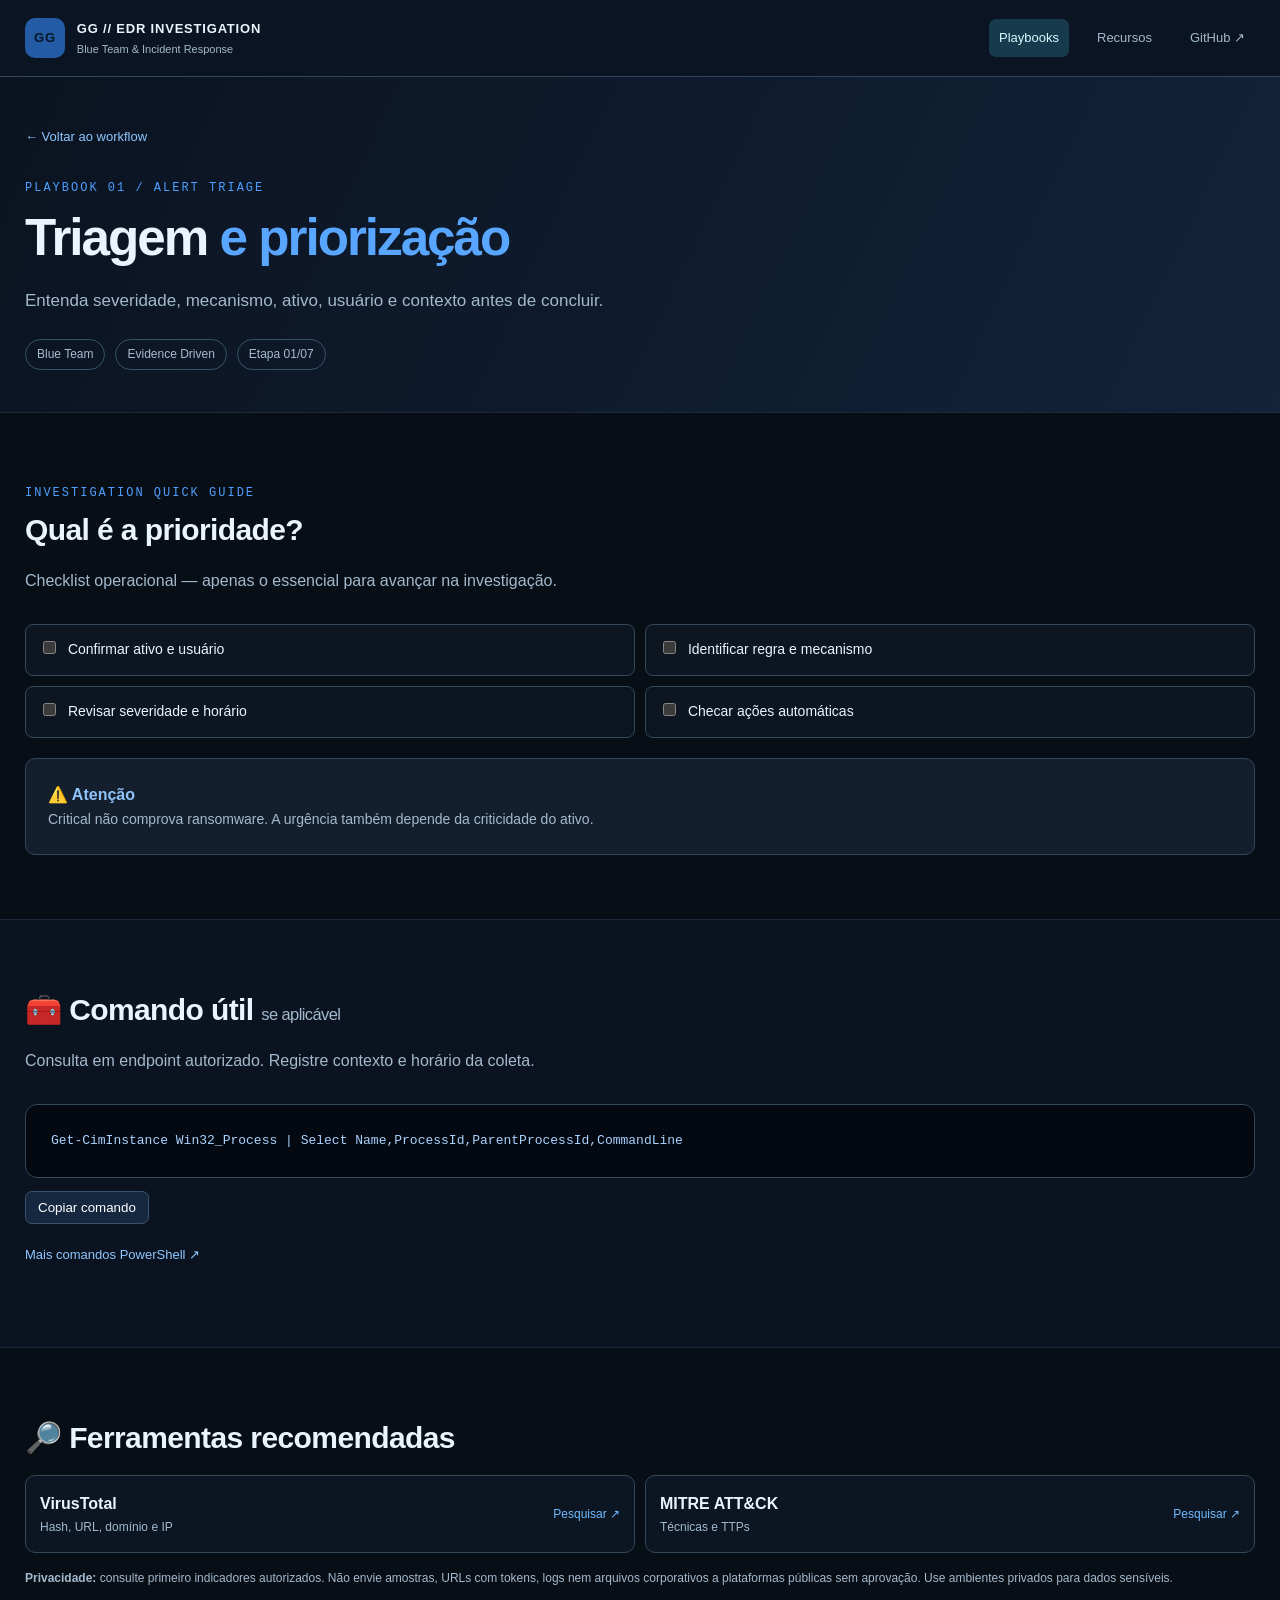
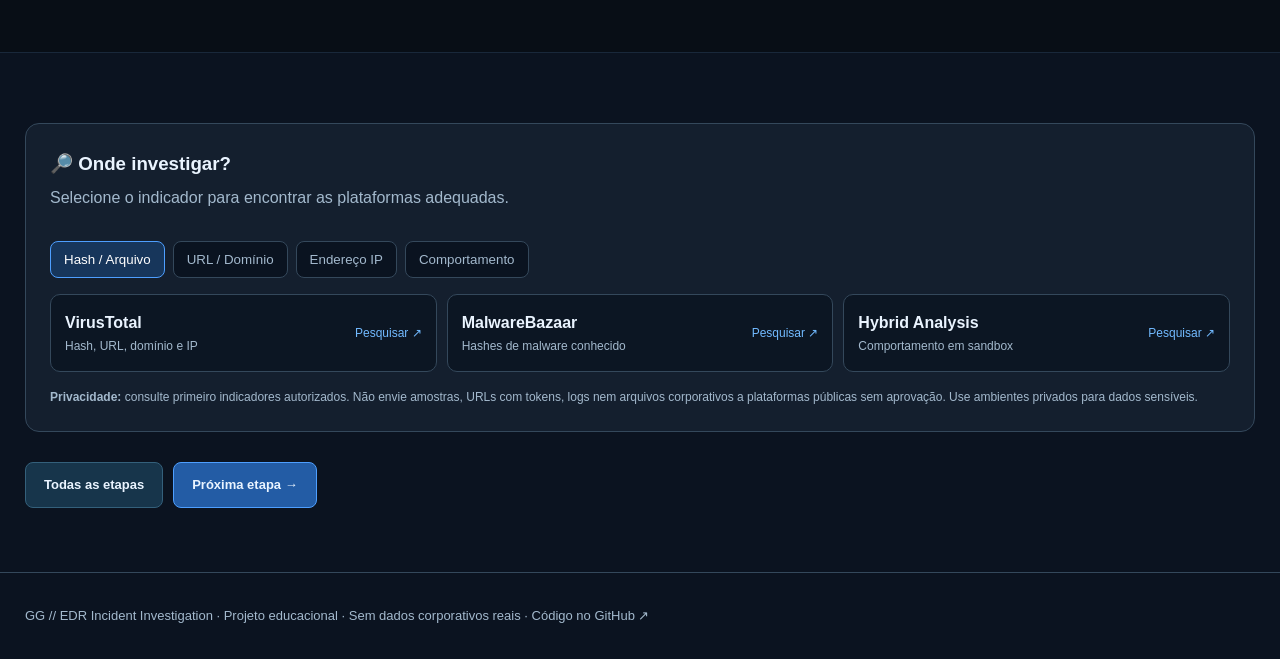
<file: Playbooks/01-Alert-Triage/index.html>
<!doctype html><html lang="pt-BR"><head><meta charset="utf-8"><meta name="viewport" content="width=device-width,initial-scale=1"><meta name="description" content="GG EDR Incident Investigation — guia prático de Blue Team"><title>Alert Triage | GG EDR</title><link rel="stylesheet" href="../../assets/style.css"></head><body><header class="header"><div class="container head"><a class="brand" href="../../"><span class="brandmark">GG</span><span>GG // EDR INVESTIGATION<small>Blue Team & Incident Response</small></span></a><nav class="nav"><a href="../../#playbooks">Playbooks</a><a href="../../#resources">Recursos</a><a class="github" href="https://github.com/geovanniandrade/gg-edr-incident-investigation">GitHub ↗</a></nav></div></header><section class="hero"><div class="container"><a class="back" href="../../">← Voltar ao workflow</a><p class="eyebrow" style="margin-top:32px">PLAYBOOK 01 / ALERT TRIAGE</p><h1>Triagem <span>e priorização</span></h1><p class="lead">Entenda severidade, mecanismo, ativo, usuário e contexto antes de concluir.</p><div class="tags"><span class="tag">Blue Team</span><span class="tag">Evidence Driven</span><span class="tag">Etapa 01/07</span></div></div></section><section class="section alt"><div class="container"><span class="eyebrow">INVESTIGATION QUICK GUIDE</span><h2>Qual é a prioridade?</h2><p class="sub">Checklist operacional — apenas o essencial para avançar na investigação.</p><div class="checklist"><label class="check"><input type="checkbox"> Confirmar ativo e usuário</label><label class="check"><input type="checkbox"> Identificar regra e mecanismo</label><label class="check"><input type="checkbox"> Revisar severidade e horário</label><label class="check"><input type="checkbox"> Checar ações automáticas</label></div><div class="notice" style="margin-top:20px"><strong>⚠️ Atenção</strong><p>Critical não comprova ransomware. A urgência também depende da criticidade do ativo.</p></div></div></section><section class="section"><div class="container"><h2>🧰 Comando útil <span class="mini">se aplicável</span></h2><p class="sub">Consulta em endpoint autorizado. Registre contexto e horário da coleta.</p><pre class="code"><code id="cmd"></code></pre><button class="copy" type="button" id="copycmd">Copiar comando</button><p><a class="back" href="../../Tools-and-Commands/PowerShell/README.md">Mais comandos PowerShell ↗</a></p></div></section><section class="section alt"><div class="container"><h2>🔎 Ferramentas recomendadas</h2><div class="toolrows"><a class="toolrow" href="https://www.virustotal.com/gui/home/search" target="_blank" rel="noopener noreferrer"><span><strong>VirusTotal</strong><small>Hash, URL, domínio e IP</small></span><span class="toolgo">Pesquisar ↗</span></a><a class="toolrow" href="https://attack.mitre.org/" target="_blank" rel="noopener noreferrer"><span><strong>MITRE ATT&CK</strong><small>Técnicas e TTPs</small></span><span class="toolgo">Pesquisar ↗</span></a></div><p class="privacy"><strong>Privacidade:</strong> consulte primeiro indicadores autorizados. Não envie amostras, URLs com tokens, logs nem arquivos corporativos a plataformas públicas sem aprovação. Use ambientes privados para dados sensíveis.</p></div></section><section class="section"><div class="container"><div class="selector"><h3>🔎 Onde investigar?</h3><p class="sub">Selecione o indicador para encontrar as plataformas adequadas.</p><div class="selectbar" role="group" aria-label="Tipo de indicador"><button type="button" class="active" data-kind="hash">Hash / Arquivo</button><button type="button" data-kind="url">URL / Domínio</button><button type="button" data-kind="ip">Endereço IP</button><button type="button" data-kind="behavior">Comportamento</button></div><div id="platforms" class="toolrows"></div><p class="privacy"><strong>Privacidade:</strong> consulte primeiro indicadores autorizados. Não envie amostras, URLs com tokens, logs nem arquivos corporativos a plataformas públicas sem aprovação. Use ambientes privados para dados sensíveis.</p></div><script>const catalog={"hash":["VirusTotal","MalwareBazaar","Hybrid Analysis"],"url":["VirusTotal","urlscan.io"],"ip":["AbuseIPDB","VirusTotal"],"behavior":["ANY.RUN","Hybrid Analysis","MITRE ATT&CK"]};const names={"VirusTotal":"https://www.virustotal.com/gui/home/search","urlscan.io":"https://urlscan.io/","Hybrid Analysis":"https://www.hybrid-analysis.com/","ANY.RUN":"https://any.run/","MalwareBazaar":"https://bazaar.abuse.ch/","AbuseIPDB":"https://www.abuseipdb.com/","MITRE ATT&CK":"https://attack.mitre.org/"};const descriptions={"VirusTotal":"Hash, URL, domínio e IP","urlscan.io":"URLs e redirecionamentos","Hybrid Analysis":"Comportamento em sandbox","ANY.RUN":"Processos e conexões","MalwareBazaar":"Hashes de malware conhecido","AbuseIPDB":"Reputação de IPs","MITRE ATT&CK":"Técnicas e TTPs"};function renderTools(kind){document.querySelectorAll('.selectbar button').forEach(b=>{b.classList.toggle('active',b.dataset.kind===kind);b.setAttribute('aria-pressed',String(b.dataset.kind===kind))});const target=document.querySelector('#platforms');target.replaceChildren();catalog[kind].forEach(n=>{const a=document.createElement('a');a.className='toolrow';a.href=names[n];a.target='_blank';a.rel='noopener noreferrer';const span=document.createElement('span');const strong=document.createElement('strong');strong.textContent=n;const small=document.createElement('small');small.textContent=descriptions[n];span.append(strong,small);const go=document.createElement('span');go.className='toolgo';go.textContent='Pesquisar ↗';a.append(span,go);target.append(a)})};document.querySelectorAll('.selectbar button').forEach(b=>b.addEventListener('click',()=>renderTools(b.dataset.kind)));renderTools('hash');</script><div class="buttons"><a class="btn" href="../../#playbooks">Todas as etapas</a><a class="btn primary" href="../02-Evidence-Collection/">Próxima etapa →</a></div></div></section><script>document.querySelector('#cmd').textContent="Get-CimInstance Win32_Process | Select Name,ProcessId,ParentProcessId,CommandLine";document.querySelector('#copycmd').addEventListener('click',async function(){try{await navigator.clipboard.writeText(document.querySelector('#cmd').textContent);this.textContent='Copiado ✓'}catch{this.textContent='Selecione e copie o comando'}});</script><footer class="footer"><div class="container">GG // EDR Incident Investigation · Projeto educacional · Sem dados corporativos reais · <a href="https://github.com/geovanniandrade/gg-edr-incident-investigation">Código no GitHub ↗</a></div></footer></body></html>
</file>
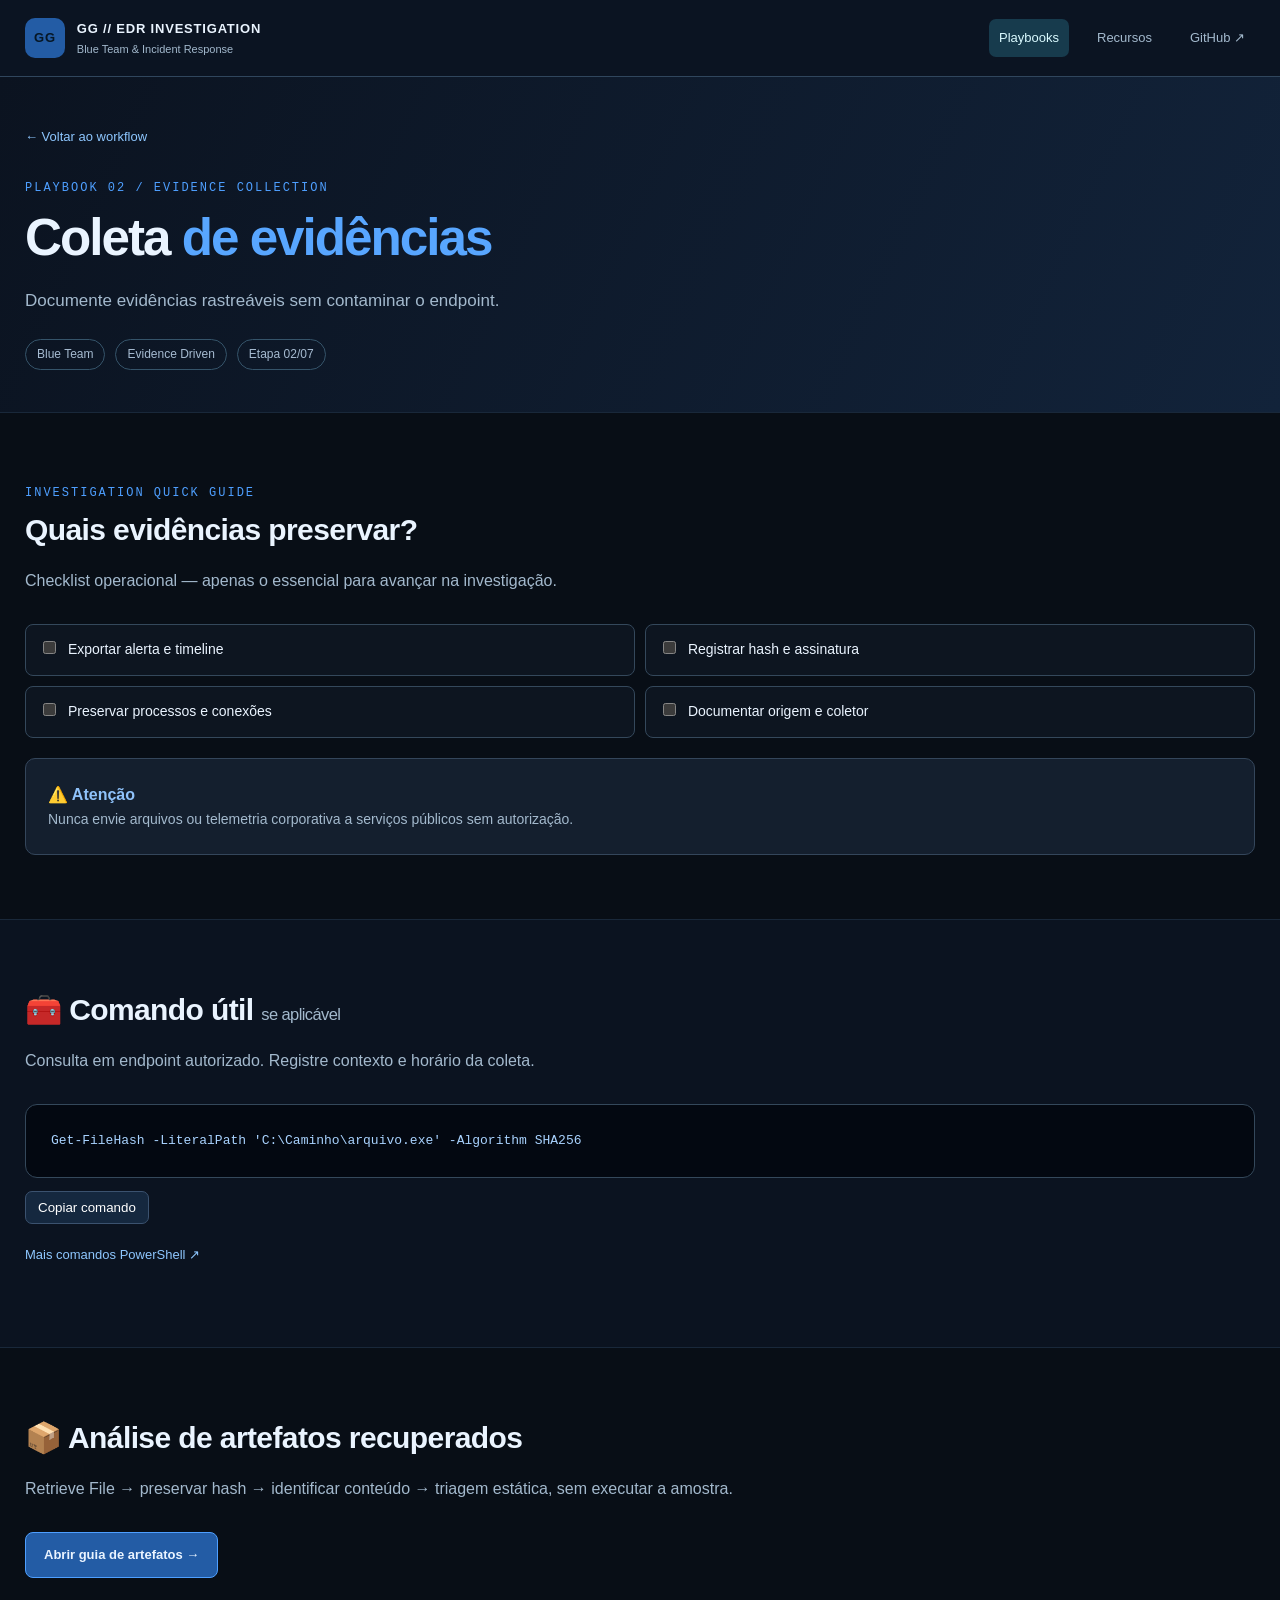
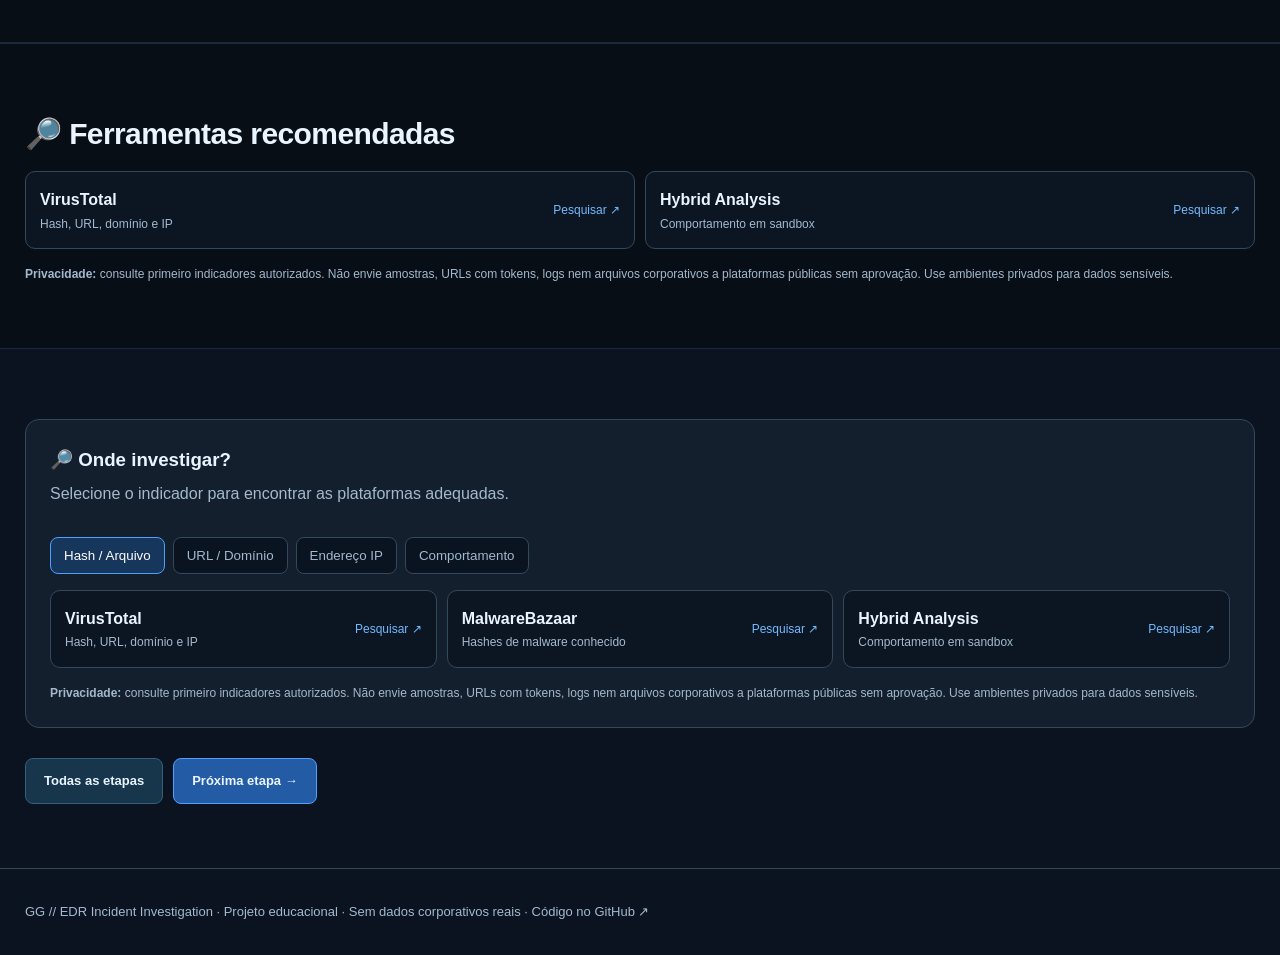
<file: Playbooks/02-Evidence-Collection/index.html>
<!doctype html><html lang="pt-BR"><head><meta charset="utf-8"><meta name="viewport" content="width=device-width,initial-scale=1"><meta name="description" content="GG EDR Incident Investigation — guia prático de Blue Team"><title>Evidence Collection | GG EDR</title><link rel="stylesheet" href="../../assets/style.css"></head><body><header class="header"><div class="container head"><a class="brand" href="../../"><span class="brandmark">GG</span><span>GG // EDR INVESTIGATION<small>Blue Team & Incident Response</small></span></a><nav class="nav"><a href="../../#playbooks">Playbooks</a><a href="../../#resources">Recursos</a><a class="github" href="https://github.com/geovanniandrade/gg-edr-incident-investigation">GitHub ↗</a></nav></div></header><section class="hero"><div class="container"><a class="back" href="../../">← Voltar ao workflow</a><p class="eyebrow" style="margin-top:32px">PLAYBOOK 02 / EVIDENCE COLLECTION</p><h1>Coleta <span>de evidências</span></h1><p class="lead">Documente evidências rastreáveis sem contaminar o endpoint.</p><div class="tags"><span class="tag">Blue Team</span><span class="tag">Evidence Driven</span><span class="tag">Etapa 02/07</span></div></div></section><section class="section alt"><div class="container"><span class="eyebrow">INVESTIGATION QUICK GUIDE</span><h2>Quais evidências preservar?</h2><p class="sub">Checklist operacional — apenas o essencial para avançar na investigação.</p><div class="checklist"><label class="check"><input type="checkbox"> Exportar alerta e timeline</label><label class="check"><input type="checkbox"> Registrar hash e assinatura</label><label class="check"><input type="checkbox"> Preservar processos e conexões</label><label class="check"><input type="checkbox"> Documentar origem e coletor</label></div><div class="notice" style="margin-top:20px"><strong>⚠️ Atenção</strong><p>Nunca envie arquivos ou telemetria corporativa a serviços públicos sem autorização.</p></div></div></section><section class="section"><div class="container"><h2>🧰 Comando útil <span class="mini">se aplicável</span></h2><p class="sub">Consulta em endpoint autorizado. Registre contexto e horário da coleta.</p><pre class="code"><code id="cmd"></code></pre><button class="copy" type="button" id="copycmd">Copiar comando</button><p><a class="back" href="../../Tools-and-Commands/PowerShell/README.md">Mais comandos PowerShell ↗</a></p></div></section><section class="section alt"><div class="container"><h2>📦 Análise de artefatos recuperados</h2><p class="sub">Retrieve File → preservar hash → identificar conteúdo → triagem estática, sem executar a amostra.</p><a class="btn primary" href="../EDR-Retrieved-Artifacts/">Abrir guia de artefatos →</a></div></section><section class="section alt"><div class="container"><h2>🔎 Ferramentas recomendadas</h2><div class="toolrows"><a class="toolrow" href="https://www.virustotal.com/gui/home/search" target="_blank" rel="noopener noreferrer"><span><strong>VirusTotal</strong><small>Hash, URL, domínio e IP</small></span><span class="toolgo">Pesquisar ↗</span></a><a class="toolrow" href="https://www.hybrid-analysis.com/" target="_blank" rel="noopener noreferrer"><span><strong>Hybrid Analysis</strong><small>Comportamento em sandbox</small></span><span class="toolgo">Pesquisar ↗</span></a></div><p class="privacy"><strong>Privacidade:</strong> consulte primeiro indicadores autorizados. Não envie amostras, URLs com tokens, logs nem arquivos corporativos a plataformas públicas sem aprovação. Use ambientes privados para dados sensíveis.</p></div></section><section class="section"><div class="container"><div class="selector"><h3>🔎 Onde investigar?</h3><p class="sub">Selecione o indicador para encontrar as plataformas adequadas.</p><div class="selectbar" role="group" aria-label="Tipo de indicador"><button type="button" class="active" data-kind="hash">Hash / Arquivo</button><button type="button" data-kind="url">URL / Domínio</button><button type="button" data-kind="ip">Endereço IP</button><button type="button" data-kind="behavior">Comportamento</button></div><div id="platforms" class="toolrows"></div><p class="privacy"><strong>Privacidade:</strong> consulte primeiro indicadores autorizados. Não envie amostras, URLs com tokens, logs nem arquivos corporativos a plataformas públicas sem aprovação. Use ambientes privados para dados sensíveis.</p></div><script>const catalog={"hash":["VirusTotal","MalwareBazaar","Hybrid Analysis"],"url":["VirusTotal","urlscan.io"],"ip":["AbuseIPDB","VirusTotal"],"behavior":["ANY.RUN","Hybrid Analysis","MITRE ATT&CK"]};const names={"VirusTotal":"https://www.virustotal.com/gui/home/search","urlscan.io":"https://urlscan.io/","Hybrid Analysis":"https://www.hybrid-analysis.com/","ANY.RUN":"https://any.run/","MalwareBazaar":"https://bazaar.abuse.ch/","AbuseIPDB":"https://www.abuseipdb.com/","MITRE ATT&CK":"https://attack.mitre.org/"};const descriptions={"VirusTotal":"Hash, URL, domínio e IP","urlscan.io":"URLs e redirecionamentos","Hybrid Analysis":"Comportamento em sandbox","ANY.RUN":"Processos e conexões","MalwareBazaar":"Hashes de malware conhecido","AbuseIPDB":"Reputação de IPs","MITRE ATT&CK":"Técnicas e TTPs"};function renderTools(kind){document.querySelectorAll('.selectbar button').forEach(b=>{b.classList.toggle('active',b.dataset.kind===kind);b.setAttribute('aria-pressed',String(b.dataset.kind===kind))});const target=document.querySelector('#platforms');target.replaceChildren();catalog[kind].forEach(n=>{const a=document.createElement('a');a.className='toolrow';a.href=names[n];a.target='_blank';a.rel='noopener noreferrer';const span=document.createElement('span');const strong=document.createElement('strong');strong.textContent=n;const small=document.createElement('small');small.textContent=descriptions[n];span.append(strong,small);const go=document.createElement('span');go.className='toolgo';go.textContent='Pesquisar ↗';a.append(span,go);target.append(a)})};document.querySelectorAll('.selectbar button').forEach(b=>b.addEventListener('click',()=>renderTools(b.dataset.kind)));renderTools('hash');</script><div class="buttons"><a class="btn" href="../../#playbooks">Todas as etapas</a><a class="btn primary" href="../03-Process-Investigation/">Próxima etapa →</a></div></div></section><script>document.querySelector('#cmd').textContent="Get-FileHash -LiteralPath 'C:\\Caminho\\arquivo.exe' -Algorithm SHA256";document.querySelector('#copycmd').addEventListener('click',async function(){try{await navigator.clipboard.writeText(document.querySelector('#cmd').textContent);this.textContent='Copiado ✓'}catch{this.textContent='Selecione e copie o comando'}});</script><footer class="footer"><div class="container">GG // EDR Incident Investigation · Projeto educacional · Sem dados corporativos reais · <a href="https://github.com/geovanniandrade/gg-edr-incident-investigation">Código no GitHub ↗</a></div></footer></body></html>
</file>
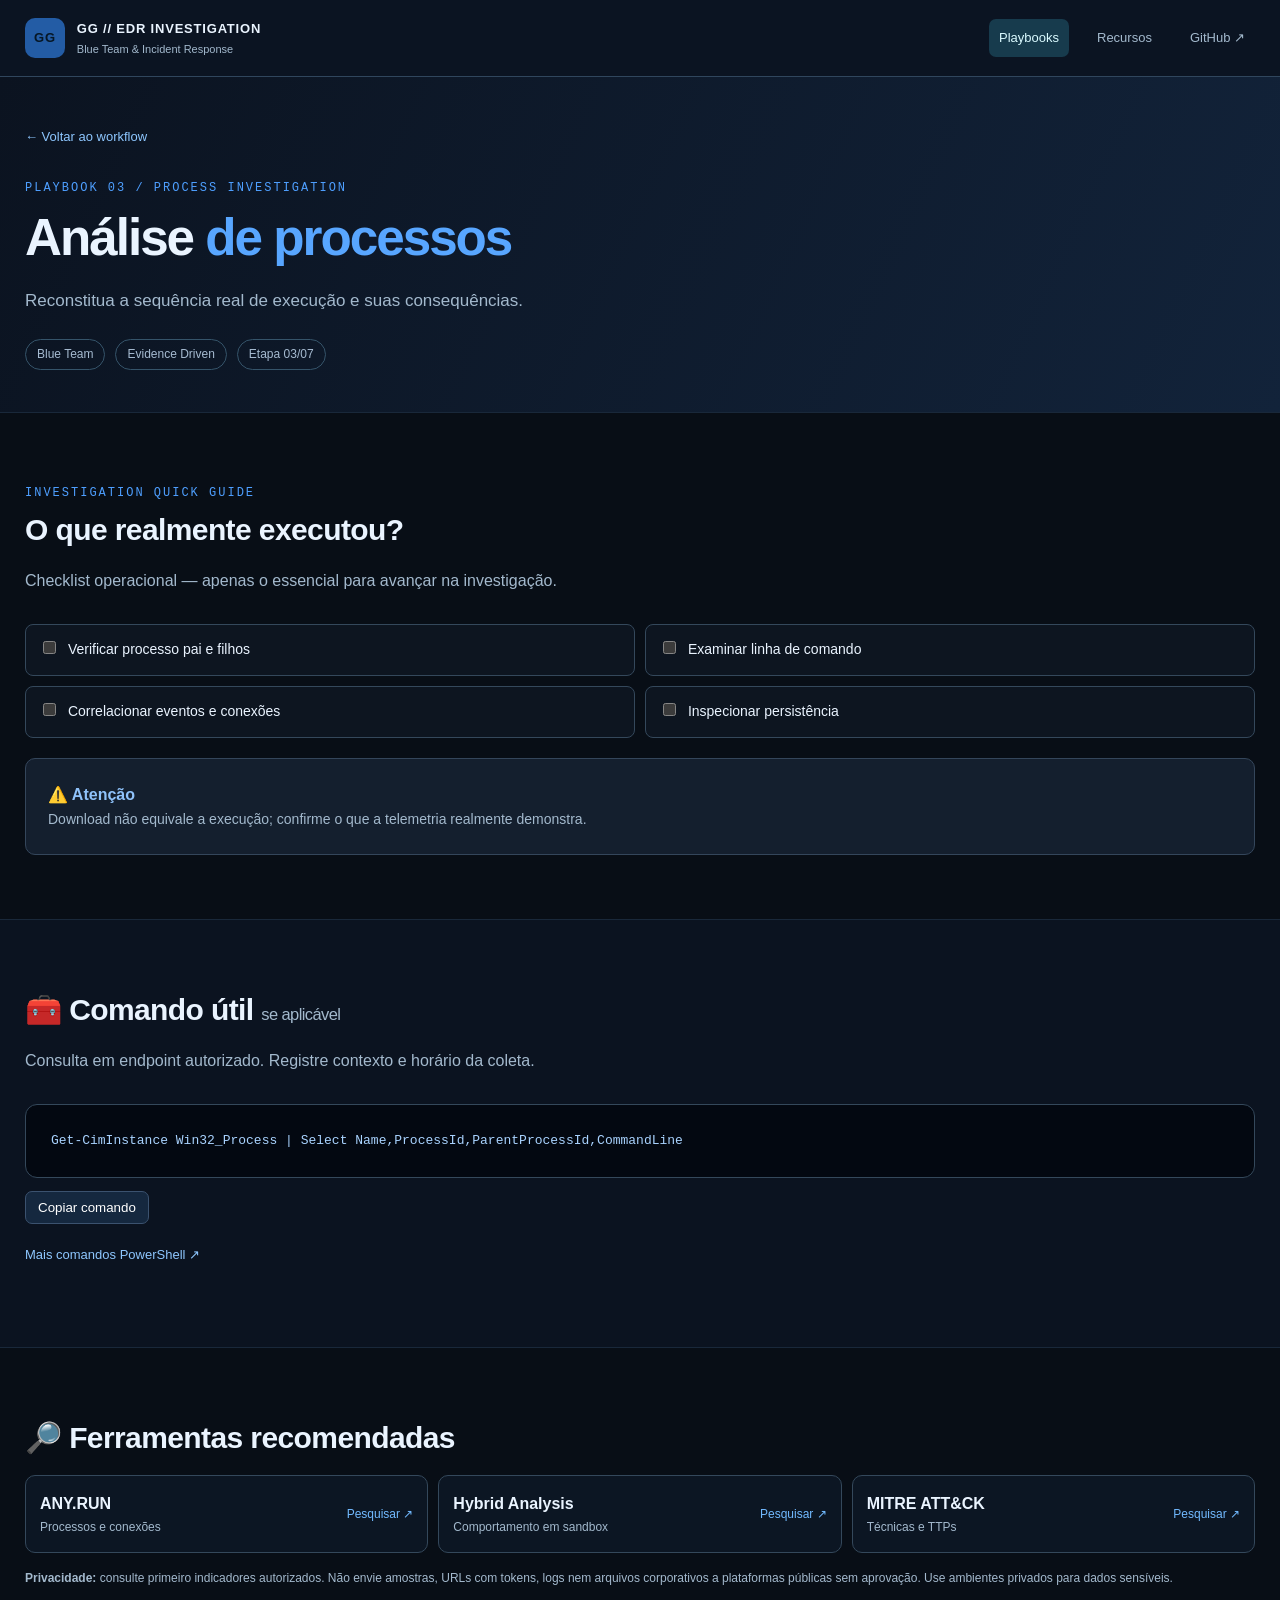
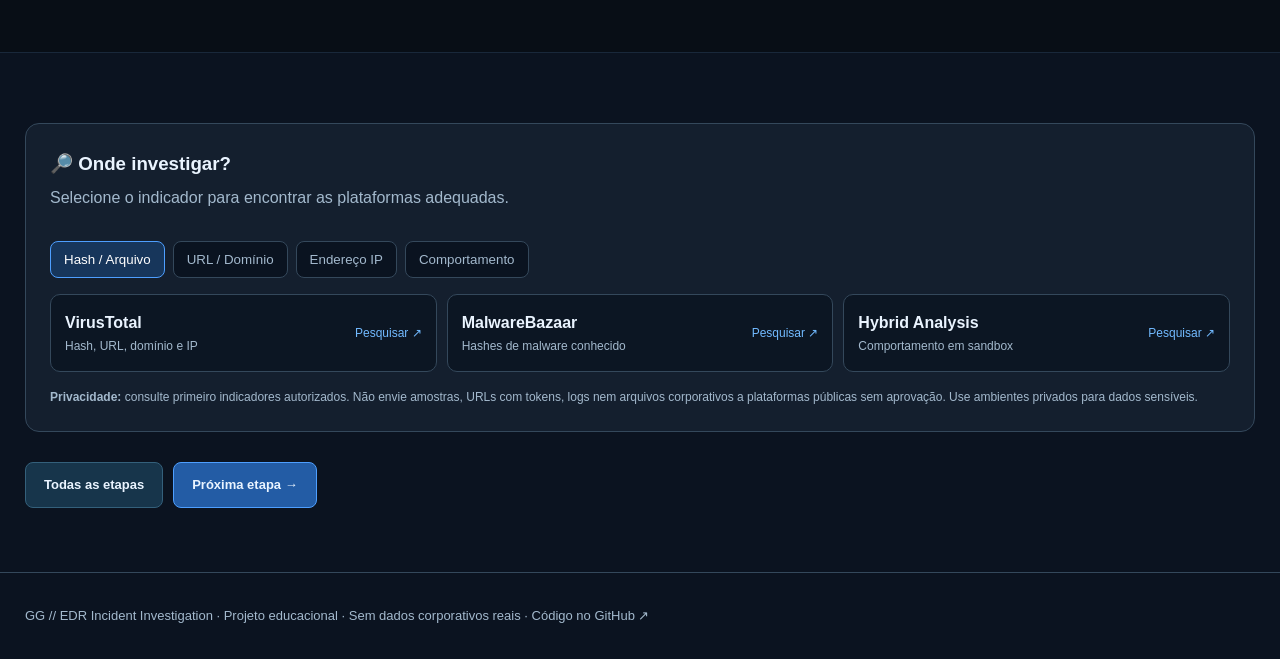
<file: Playbooks/03-Process-Investigation/index.html>
<!doctype html><html lang="pt-BR"><head><meta charset="utf-8"><meta name="viewport" content="width=device-width,initial-scale=1"><meta name="description" content="GG EDR Incident Investigation — guia prático de Blue Team"><title>Process Investigation | GG EDR</title><link rel="stylesheet" href="../../assets/style.css"></head><body><header class="header"><div class="container head"><a class="brand" href="../../"><span class="brandmark">GG</span><span>GG // EDR INVESTIGATION<small>Blue Team & Incident Response</small></span></a><nav class="nav"><a href="../../#playbooks">Playbooks</a><a href="../../#resources">Recursos</a><a class="github" href="https://github.com/geovanniandrade/gg-edr-incident-investigation">GitHub ↗</a></nav></div></header><section class="hero"><div class="container"><a class="back" href="../../">← Voltar ao workflow</a><p class="eyebrow" style="margin-top:32px">PLAYBOOK 03 / PROCESS INVESTIGATION</p><h1>Análise <span>de processos</span></h1><p class="lead">Reconstitua a sequência real de execução e suas consequências.</p><div class="tags"><span class="tag">Blue Team</span><span class="tag">Evidence Driven</span><span class="tag">Etapa 03/07</span></div></div></section><section class="section alt"><div class="container"><span class="eyebrow">INVESTIGATION QUICK GUIDE</span><h2>O que realmente executou?</h2><p class="sub">Checklist operacional — apenas o essencial para avançar na investigação.</p><div class="checklist"><label class="check"><input type="checkbox"> Verificar processo pai e filhos</label><label class="check"><input type="checkbox"> Examinar linha de comando</label><label class="check"><input type="checkbox"> Correlacionar eventos e conexões</label><label class="check"><input type="checkbox"> Inspecionar persistência</label></div><div class="notice" style="margin-top:20px"><strong>⚠️ Atenção</strong><p>Download não equivale a execução; confirme o que a telemetria realmente demonstra.</p></div></div></section><section class="section"><div class="container"><h2>🧰 Comando útil <span class="mini">se aplicável</span></h2><p class="sub">Consulta em endpoint autorizado. Registre contexto e horário da coleta.</p><pre class="code"><code id="cmd"></code></pre><button class="copy" type="button" id="copycmd">Copiar comando</button><p><a class="back" href="../../Tools-and-Commands/PowerShell/README.md">Mais comandos PowerShell ↗</a></p></div></section><section class="section alt"><div class="container"><h2>🔎 Ferramentas recomendadas</h2><div class="toolrows"><a class="toolrow" href="https://any.run/" target="_blank" rel="noopener noreferrer"><span><strong>ANY.RUN</strong><small>Processos e conexões</small></span><span class="toolgo">Pesquisar ↗</span></a><a class="toolrow" href="https://www.hybrid-analysis.com/" target="_blank" rel="noopener noreferrer"><span><strong>Hybrid Analysis</strong><small>Comportamento em sandbox</small></span><span class="toolgo">Pesquisar ↗</span></a><a class="toolrow" href="https://attack.mitre.org/" target="_blank" rel="noopener noreferrer"><span><strong>MITRE ATT&CK</strong><small>Técnicas e TTPs</small></span><span class="toolgo">Pesquisar ↗</span></a></div><p class="privacy"><strong>Privacidade:</strong> consulte primeiro indicadores autorizados. Não envie amostras, URLs com tokens, logs nem arquivos corporativos a plataformas públicas sem aprovação. Use ambientes privados para dados sensíveis.</p></div></section><section class="section"><div class="container"><div class="selector"><h3>🔎 Onde investigar?</h3><p class="sub">Selecione o indicador para encontrar as plataformas adequadas.</p><div class="selectbar" role="group" aria-label="Tipo de indicador"><button type="button" class="active" data-kind="hash">Hash / Arquivo</button><button type="button" data-kind="url">URL / Domínio</button><button type="button" data-kind="ip">Endereço IP</button><button type="button" data-kind="behavior">Comportamento</button></div><div id="platforms" class="toolrows"></div><p class="privacy"><strong>Privacidade:</strong> consulte primeiro indicadores autorizados. Não envie amostras, URLs com tokens, logs nem arquivos corporativos a plataformas públicas sem aprovação. Use ambientes privados para dados sensíveis.</p></div><script>const catalog={"hash":["VirusTotal","MalwareBazaar","Hybrid Analysis"],"url":["VirusTotal","urlscan.io"],"ip":["AbuseIPDB","VirusTotal"],"behavior":["ANY.RUN","Hybrid Analysis","MITRE ATT&CK"]};const names={"VirusTotal":"https://www.virustotal.com/gui/home/search","urlscan.io":"https://urlscan.io/","Hybrid Analysis":"https://www.hybrid-analysis.com/","ANY.RUN":"https://any.run/","MalwareBazaar":"https://bazaar.abuse.ch/","AbuseIPDB":"https://www.abuseipdb.com/","MITRE ATT&CK":"https://attack.mitre.org/"};const descriptions={"VirusTotal":"Hash, URL, domínio e IP","urlscan.io":"URLs e redirecionamentos","Hybrid Analysis":"Comportamento em sandbox","ANY.RUN":"Processos e conexões","MalwareBazaar":"Hashes de malware conhecido","AbuseIPDB":"Reputação de IPs","MITRE ATT&CK":"Técnicas e TTPs"};function renderTools(kind){document.querySelectorAll('.selectbar button').forEach(b=>{b.classList.toggle('active',b.dataset.kind===kind);b.setAttribute('aria-pressed',String(b.dataset.kind===kind))});const target=document.querySelector('#platforms');target.replaceChildren();catalog[kind].forEach(n=>{const a=document.createElement('a');a.className='toolrow';a.href=names[n];a.target='_blank';a.rel='noopener noreferrer';const span=document.createElement('span');const strong=document.createElement('strong');strong.textContent=n;const small=document.createElement('small');small.textContent=descriptions[n];span.append(strong,small);const go=document.createElement('span');go.className='toolgo';go.textContent='Pesquisar ↗';a.append(span,go);target.append(a)})};document.querySelectorAll('.selectbar button').forEach(b=>b.addEventListener('click',()=>renderTools(b.dataset.kind)));renderTools('hash');</script><div class="buttons"><a class="btn" href="../../#playbooks">Todas as etapas</a><a class="btn primary" href="../04-Threat-Intelligence/">Próxima etapa →</a></div></div></section><script>document.querySelector('#cmd').textContent="Get-CimInstance Win32_Process | Select Name,ProcessId,ParentProcessId,CommandLine";document.querySelector('#copycmd').addEventListener('click',async function(){try{await navigator.clipboard.writeText(document.querySelector('#cmd').textContent);this.textContent='Copiado ✓'}catch{this.textContent='Selecione e copie o comando'}});</script><footer class="footer"><div class="container">GG // EDR Incident Investigation · Projeto educacional · Sem dados corporativos reais · <a href="https://github.com/geovanniandrade/gg-edr-incident-investigation">Código no GitHub ↗</a></div></footer></body></html>
</file>
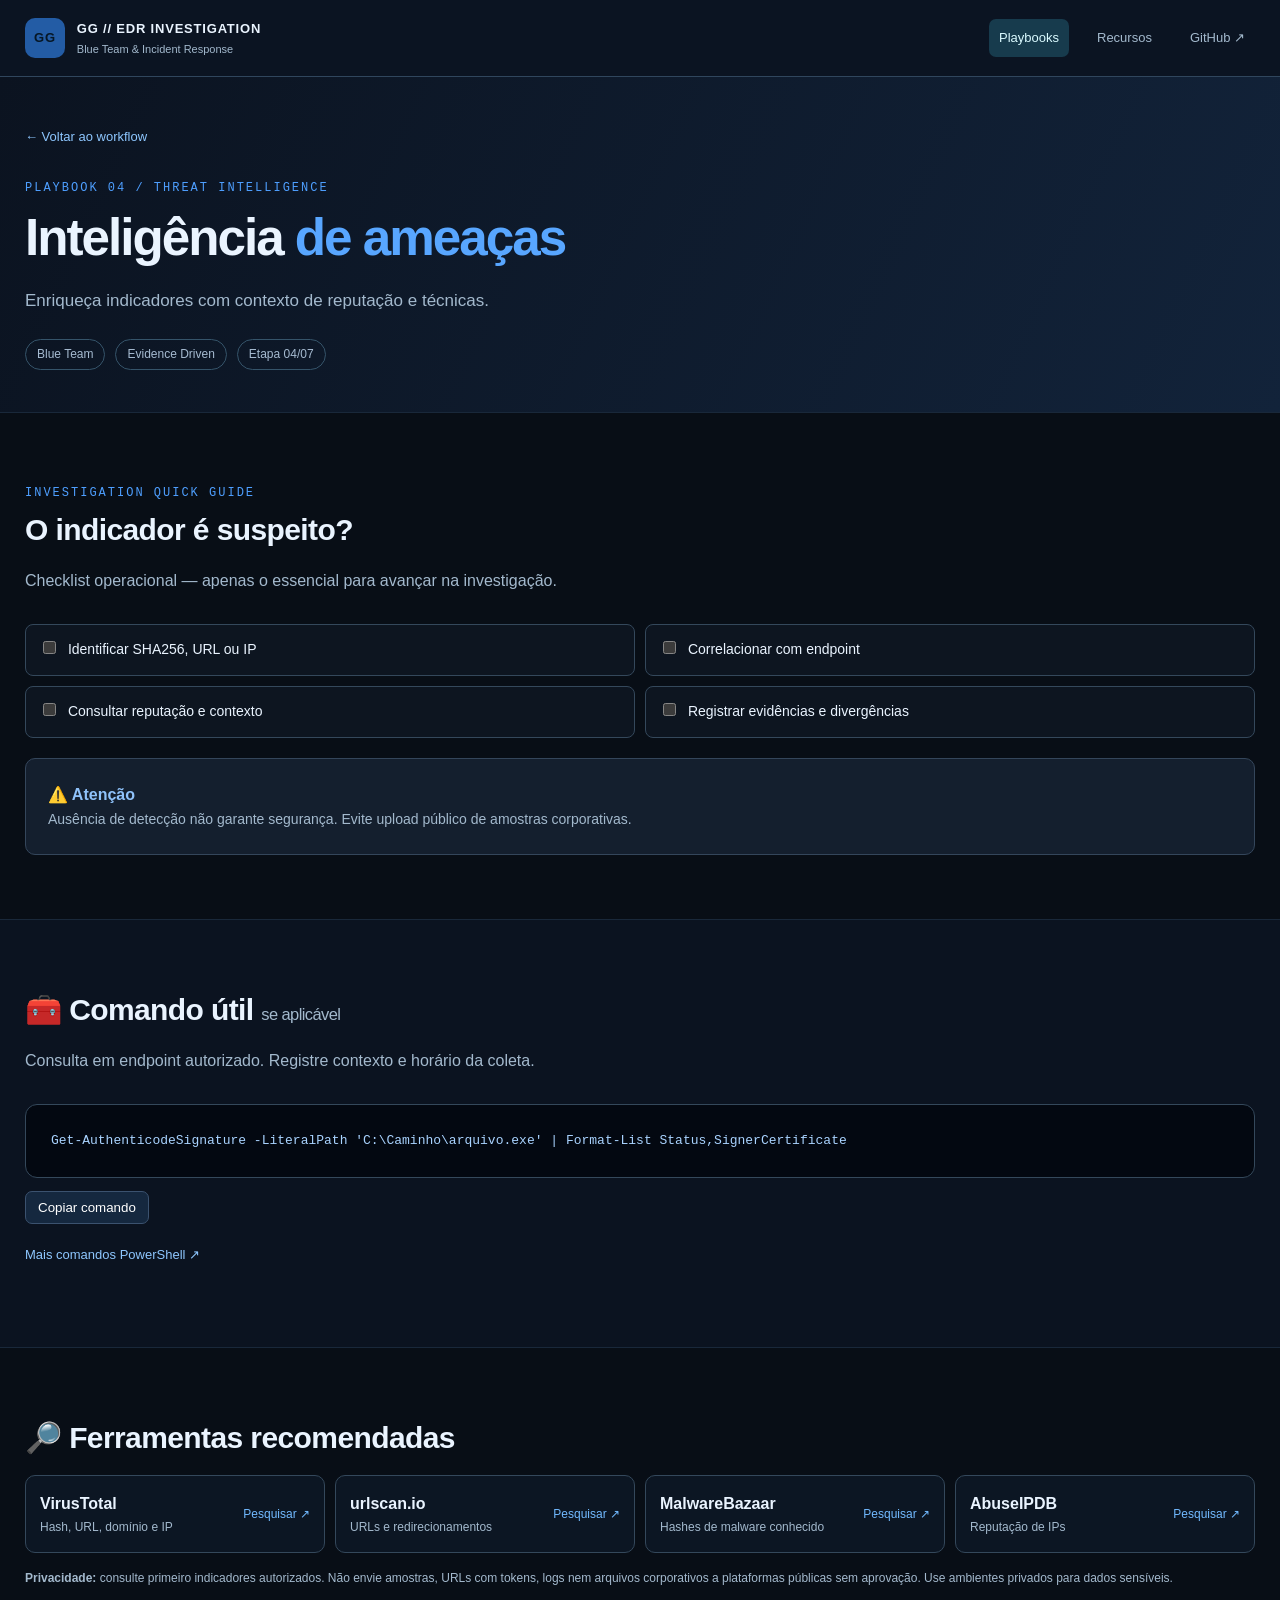
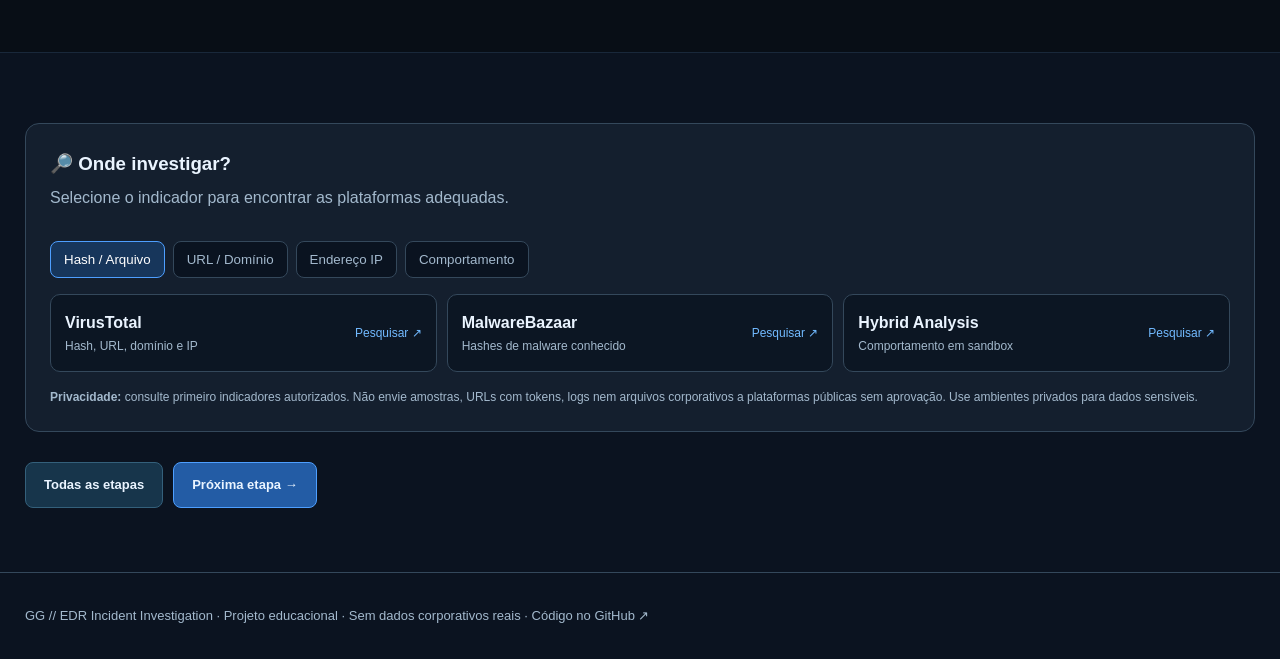
<file: Playbooks/04-Threat-Intelligence/index.html>
<!doctype html><html lang="pt-BR"><head><meta charset="utf-8"><meta name="viewport" content="width=device-width,initial-scale=1"><meta name="description" content="GG EDR Incident Investigation — guia prático de Blue Team"><title>Threat Intelligence | GG EDR</title><link rel="stylesheet" href="../../assets/style.css"></head><body><header class="header"><div class="container head"><a class="brand" href="../../"><span class="brandmark">GG</span><span>GG // EDR INVESTIGATION<small>Blue Team & Incident Response</small></span></a><nav class="nav"><a href="../../#playbooks">Playbooks</a><a href="../../#resources">Recursos</a><a class="github" href="https://github.com/geovanniandrade/gg-edr-incident-investigation">GitHub ↗</a></nav></div></header><section class="hero"><div class="container"><a class="back" href="../../">← Voltar ao workflow</a><p class="eyebrow" style="margin-top:32px">PLAYBOOK 04 / THREAT INTELLIGENCE</p><h1>Inteligência <span>de ameaças</span></h1><p class="lead">Enriqueça indicadores com contexto de reputação e técnicas.</p><div class="tags"><span class="tag">Blue Team</span><span class="tag">Evidence Driven</span><span class="tag">Etapa 04/07</span></div></div></section><section class="section alt"><div class="container"><span class="eyebrow">INVESTIGATION QUICK GUIDE</span><h2>O indicador é suspeito?</h2><p class="sub">Checklist operacional — apenas o essencial para avançar na investigação.</p><div class="checklist"><label class="check"><input type="checkbox"> Identificar SHA256, URL ou IP</label><label class="check"><input type="checkbox"> Correlacionar com endpoint</label><label class="check"><input type="checkbox"> Consultar reputação e contexto</label><label class="check"><input type="checkbox"> Registrar evidências e divergências</label></div><div class="notice" style="margin-top:20px"><strong>⚠️ Atenção</strong><p>Ausência de detecção não garante segurança. Evite upload público de amostras corporativas.</p></div></div></section><section class="section"><div class="container"><h2>🧰 Comando útil <span class="mini">se aplicável</span></h2><p class="sub">Consulta em endpoint autorizado. Registre contexto e horário da coleta.</p><pre class="code"><code id="cmd"></code></pre><button class="copy" type="button" id="copycmd">Copiar comando</button><p><a class="back" href="../../Tools-and-Commands/PowerShell/README.md">Mais comandos PowerShell ↗</a></p></div></section><section class="section alt"><div class="container"><h2>🔎 Ferramentas recomendadas</h2><div class="toolrows"><a class="toolrow" href="https://www.virustotal.com/gui/home/search" target="_blank" rel="noopener noreferrer"><span><strong>VirusTotal</strong><small>Hash, URL, domínio e IP</small></span><span class="toolgo">Pesquisar ↗</span></a><a class="toolrow" href="https://urlscan.io/" target="_blank" rel="noopener noreferrer"><span><strong>urlscan.io</strong><small>URLs e redirecionamentos</small></span><span class="toolgo">Pesquisar ↗</span></a><a class="toolrow" href="https://bazaar.abuse.ch/" target="_blank" rel="noopener noreferrer"><span><strong>MalwareBazaar</strong><small>Hashes de malware conhecido</small></span><span class="toolgo">Pesquisar ↗</span></a><a class="toolrow" href="https://www.abuseipdb.com/" target="_blank" rel="noopener noreferrer"><span><strong>AbuseIPDB</strong><small>Reputação de IPs</small></span><span class="toolgo">Pesquisar ↗</span></a></div><p class="privacy"><strong>Privacidade:</strong> consulte primeiro indicadores autorizados. Não envie amostras, URLs com tokens, logs nem arquivos corporativos a plataformas públicas sem aprovação. Use ambientes privados para dados sensíveis.</p></div></section><section class="section"><div class="container"><div class="selector"><h3>🔎 Onde investigar?</h3><p class="sub">Selecione o indicador para encontrar as plataformas adequadas.</p><div class="selectbar" role="group" aria-label="Tipo de indicador"><button type="button" class="active" data-kind="hash">Hash / Arquivo</button><button type="button" data-kind="url">URL / Domínio</button><button type="button" data-kind="ip">Endereço IP</button><button type="button" data-kind="behavior">Comportamento</button></div><div id="platforms" class="toolrows"></div><p class="privacy"><strong>Privacidade:</strong> consulte primeiro indicadores autorizados. Não envie amostras, URLs com tokens, logs nem arquivos corporativos a plataformas públicas sem aprovação. Use ambientes privados para dados sensíveis.</p></div><script>const catalog={"hash":["VirusTotal","MalwareBazaar","Hybrid Analysis"],"url":["VirusTotal","urlscan.io"],"ip":["AbuseIPDB","VirusTotal"],"behavior":["ANY.RUN","Hybrid Analysis","MITRE ATT&CK"]};const names={"VirusTotal":"https://www.virustotal.com/gui/home/search","urlscan.io":"https://urlscan.io/","Hybrid Analysis":"https://www.hybrid-analysis.com/","ANY.RUN":"https://any.run/","MalwareBazaar":"https://bazaar.abuse.ch/","AbuseIPDB":"https://www.abuseipdb.com/","MITRE ATT&CK":"https://attack.mitre.org/"};const descriptions={"VirusTotal":"Hash, URL, domínio e IP","urlscan.io":"URLs e redirecionamentos","Hybrid Analysis":"Comportamento em sandbox","ANY.RUN":"Processos e conexões","MalwareBazaar":"Hashes de malware conhecido","AbuseIPDB":"Reputação de IPs","MITRE ATT&CK":"Técnicas e TTPs"};function renderTools(kind){document.querySelectorAll('.selectbar button').forEach(b=>{b.classList.toggle('active',b.dataset.kind===kind);b.setAttribute('aria-pressed',String(b.dataset.kind===kind))});const target=document.querySelector('#platforms');target.replaceChildren();catalog[kind].forEach(n=>{const a=document.createElement('a');a.className='toolrow';a.href=names[n];a.target='_blank';a.rel='noopener noreferrer';const span=document.createElement('span');const strong=document.createElement('strong');strong.textContent=n;const small=document.createElement('small');small.textContent=descriptions[n];span.append(strong,small);const go=document.createElement('span');go.className='toolgo';go.textContent='Pesquisar ↗';a.append(span,go);target.append(a)})};document.querySelectorAll('.selectbar button').forEach(b=>b.addEventListener('click',()=>renderTools(b.dataset.kind)));renderTools('hash');</script><div class="buttons"><a class="btn" href="../../#playbooks">Todas as etapas</a><a class="btn primary" href="../05-Containment-Remediation/">Próxima etapa →</a></div></div></section><script>document.querySelector('#cmd').textContent="Get-AuthenticodeSignature -LiteralPath 'C:\\Caminho\\arquivo.exe' | Format-List Status,SignerCertificate";document.querySelector('#copycmd').addEventListener('click',async function(){try{await navigator.clipboard.writeText(document.querySelector('#cmd').textContent);this.textContent='Copiado ✓'}catch{this.textContent='Selecione e copie o comando'}});</script><footer class="footer"><div class="container">GG // EDR Incident Investigation · Projeto educacional · Sem dados corporativos reais · <a href="https://github.com/geovanniandrade/gg-edr-incident-investigation">Código no GitHub ↗</a></div></footer></body></html>
</file>
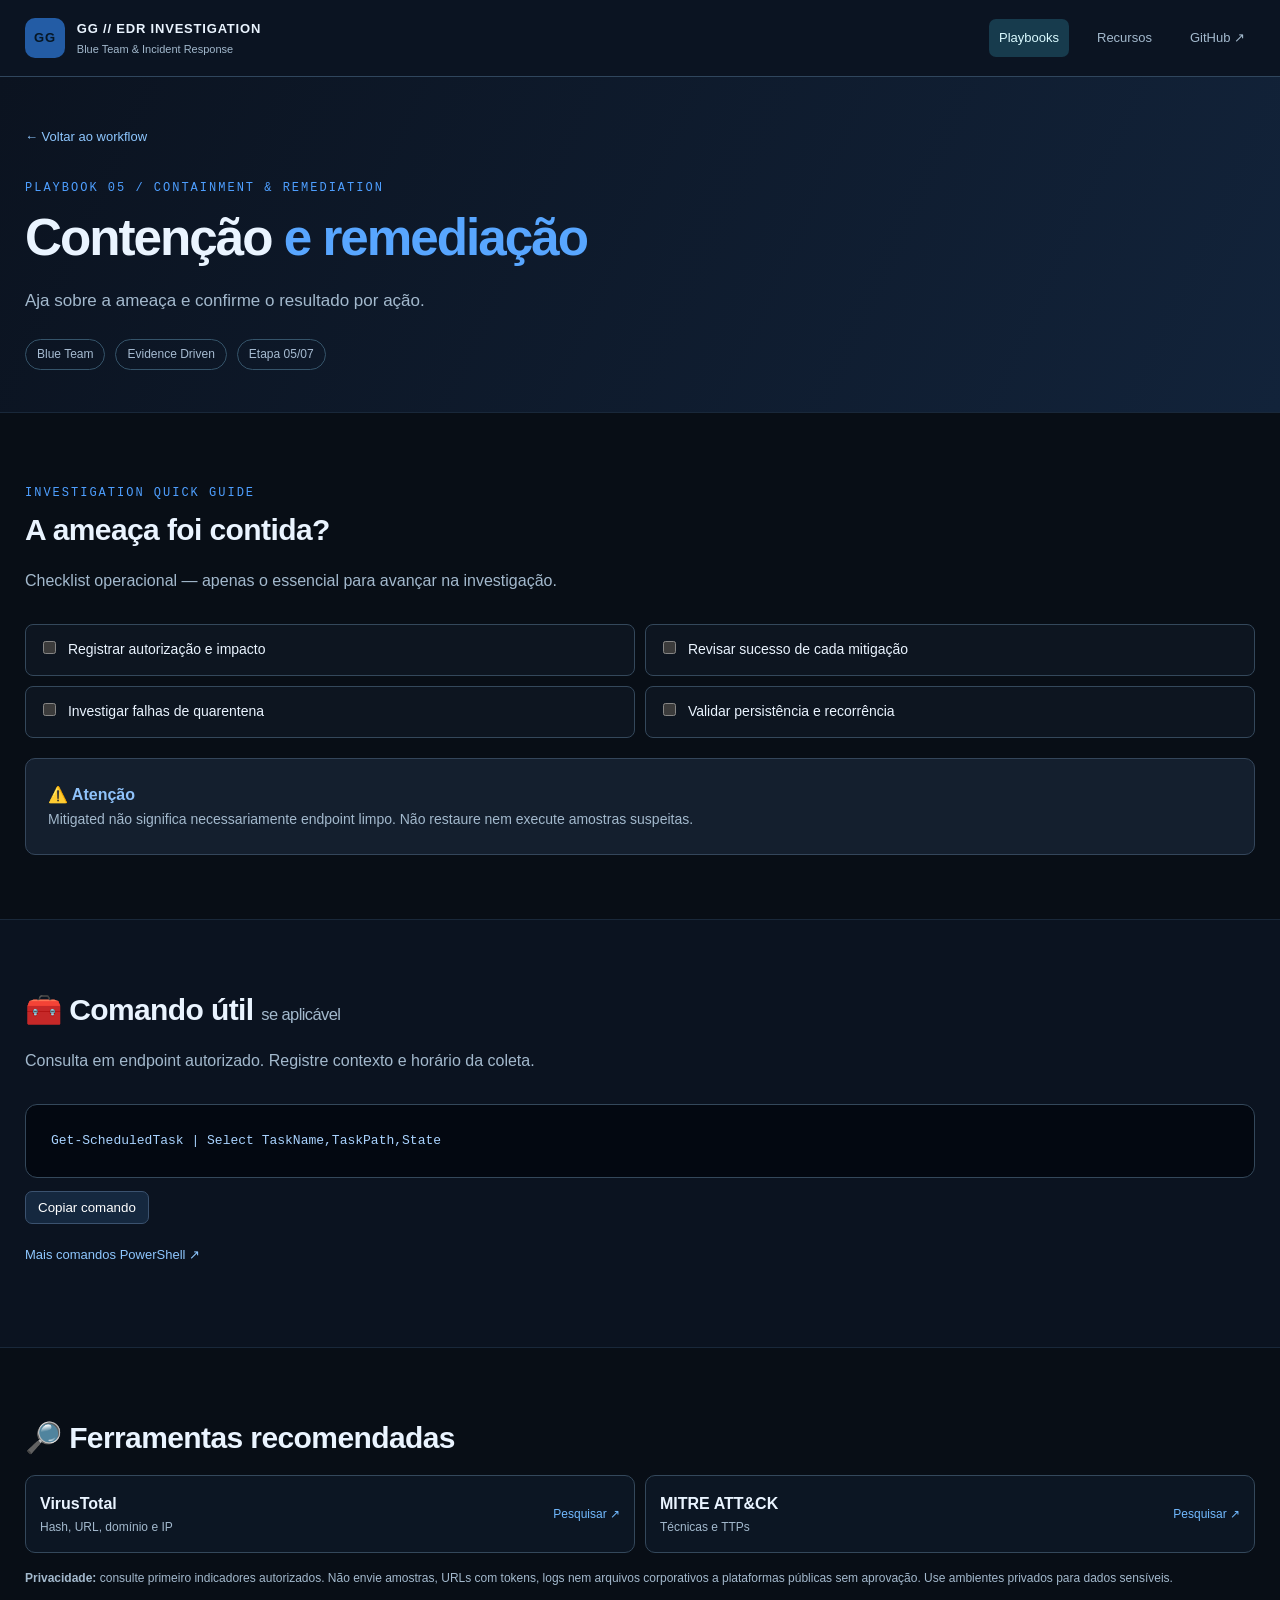
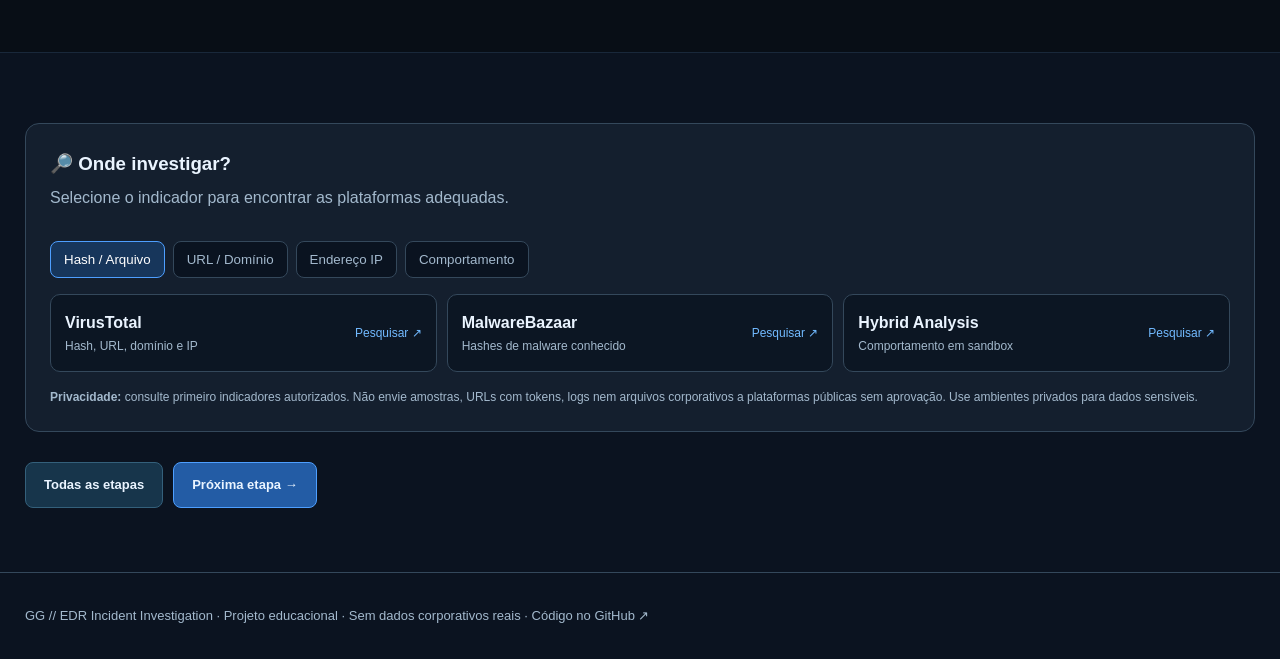
<file: Playbooks/05-Containment-Remediation/index.html>
<!doctype html><html lang="pt-BR"><head><meta charset="utf-8"><meta name="viewport" content="width=device-width,initial-scale=1"><meta name="description" content="GG EDR Incident Investigation — guia prático de Blue Team"><title>Containment & Remediation | GG EDR</title><link rel="stylesheet" href="../../assets/style.css"></head><body><header class="header"><div class="container head"><a class="brand" href="../../"><span class="brandmark">GG</span><span>GG // EDR INVESTIGATION<small>Blue Team & Incident Response</small></span></a><nav class="nav"><a href="../../#playbooks">Playbooks</a><a href="../../#resources">Recursos</a><a class="github" href="https://github.com/geovanniandrade/gg-edr-incident-investigation">GitHub ↗</a></nav></div></header><section class="hero"><div class="container"><a class="back" href="../../">← Voltar ao workflow</a><p class="eyebrow" style="margin-top:32px">PLAYBOOK 05 / CONTAINMENT & REMEDIATION</p><h1>Contenção <span>e remediação</span></h1><p class="lead">Aja sobre a ameaça e confirme o resultado por ação.</p><div class="tags"><span class="tag">Blue Team</span><span class="tag">Evidence Driven</span><span class="tag">Etapa 05/07</span></div></div></section><section class="section alt"><div class="container"><span class="eyebrow">INVESTIGATION QUICK GUIDE</span><h2>A ameaça foi contida?</h2><p class="sub">Checklist operacional — apenas o essencial para avançar na investigação.</p><div class="checklist"><label class="check"><input type="checkbox"> Registrar autorização e impacto</label><label class="check"><input type="checkbox"> Revisar sucesso de cada mitigação</label><label class="check"><input type="checkbox"> Investigar falhas de quarentena</label><label class="check"><input type="checkbox"> Validar persistência e recorrência</label></div><div class="notice" style="margin-top:20px"><strong>⚠️ Atenção</strong><p>Mitigated não significa necessariamente endpoint limpo. Não restaure nem execute amostras suspeitas.</p></div></div></section><section class="section"><div class="container"><h2>🧰 Comando útil <span class="mini">se aplicável</span></h2><p class="sub">Consulta em endpoint autorizado. Registre contexto e horário da coleta.</p><pre class="code"><code id="cmd"></code></pre><button class="copy" type="button" id="copycmd">Copiar comando</button><p><a class="back" href="../../Tools-and-Commands/PowerShell/README.md">Mais comandos PowerShell ↗</a></p></div></section><section class="section alt"><div class="container"><h2>🔎 Ferramentas recomendadas</h2><div class="toolrows"><a class="toolrow" href="https://www.virustotal.com/gui/home/search" target="_blank" rel="noopener noreferrer"><span><strong>VirusTotal</strong><small>Hash, URL, domínio e IP</small></span><span class="toolgo">Pesquisar ↗</span></a><a class="toolrow" href="https://attack.mitre.org/" target="_blank" rel="noopener noreferrer"><span><strong>MITRE ATT&CK</strong><small>Técnicas e TTPs</small></span><span class="toolgo">Pesquisar ↗</span></a></div><p class="privacy"><strong>Privacidade:</strong> consulte primeiro indicadores autorizados. Não envie amostras, URLs com tokens, logs nem arquivos corporativos a plataformas públicas sem aprovação. Use ambientes privados para dados sensíveis.</p></div></section><section class="section"><div class="container"><div class="selector"><h3>🔎 Onde investigar?</h3><p class="sub">Selecione o indicador para encontrar as plataformas adequadas.</p><div class="selectbar" role="group" aria-label="Tipo de indicador"><button type="button" class="active" data-kind="hash">Hash / Arquivo</button><button type="button" data-kind="url">URL / Domínio</button><button type="button" data-kind="ip">Endereço IP</button><button type="button" data-kind="behavior">Comportamento</button></div><div id="platforms" class="toolrows"></div><p class="privacy"><strong>Privacidade:</strong> consulte primeiro indicadores autorizados. Não envie amostras, URLs com tokens, logs nem arquivos corporativos a plataformas públicas sem aprovação. Use ambientes privados para dados sensíveis.</p></div><script>const catalog={"hash":["VirusTotal","MalwareBazaar","Hybrid Analysis"],"url":["VirusTotal","urlscan.io"],"ip":["AbuseIPDB","VirusTotal"],"behavior":["ANY.RUN","Hybrid Analysis","MITRE ATT&CK"]};const names={"VirusTotal":"https://www.virustotal.com/gui/home/search","urlscan.io":"https://urlscan.io/","Hybrid Analysis":"https://www.hybrid-analysis.com/","ANY.RUN":"https://any.run/","MalwareBazaar":"https://bazaar.abuse.ch/","AbuseIPDB":"https://www.abuseipdb.com/","MITRE ATT&CK":"https://attack.mitre.org/"};const descriptions={"VirusTotal":"Hash, URL, domínio e IP","urlscan.io":"URLs e redirecionamentos","Hybrid Analysis":"Comportamento em sandbox","ANY.RUN":"Processos e conexões","MalwareBazaar":"Hashes de malware conhecido","AbuseIPDB":"Reputação de IPs","MITRE ATT&CK":"Técnicas e TTPs"};function renderTools(kind){document.querySelectorAll('.selectbar button').forEach(b=>{b.classList.toggle('active',b.dataset.kind===kind);b.setAttribute('aria-pressed',String(b.dataset.kind===kind))});const target=document.querySelector('#platforms');target.replaceChildren();catalog[kind].forEach(n=>{const a=document.createElement('a');a.className='toolrow';a.href=names[n];a.target='_blank';a.rel='noopener noreferrer';const span=document.createElement('span');const strong=document.createElement('strong');strong.textContent=n;const small=document.createElement('small');small.textContent=descriptions[n];span.append(strong,small);const go=document.createElement('span');go.className='toolgo';go.textContent='Pesquisar ↗';a.append(span,go);target.append(a)})};document.querySelectorAll('.selectbar button').forEach(b=>b.addEventListener('click',()=>renderTools(b.dataset.kind)));renderTools('hash');</script><div class="buttons"><a class="btn" href="../../#playbooks">Todas as etapas</a><a class="btn primary" href="../06-Analyst-Verdict/">Próxima etapa →</a></div></div></section><script>document.querySelector('#cmd').textContent="Get-ScheduledTask | Select TaskName,TaskPath,State";document.querySelector('#copycmd').addEventListener('click',async function(){try{await navigator.clipboard.writeText(document.querySelector('#cmd').textContent);this.textContent='Copiado ✓'}catch{this.textContent='Selecione e copie o comando'}});</script><footer class="footer"><div class="container">GG // EDR Incident Investigation · Projeto educacional · Sem dados corporativos reais · <a href="https://github.com/geovanniandrade/gg-edr-incident-investigation">Código no GitHub ↗</a></div></footer></body></html>
</file>
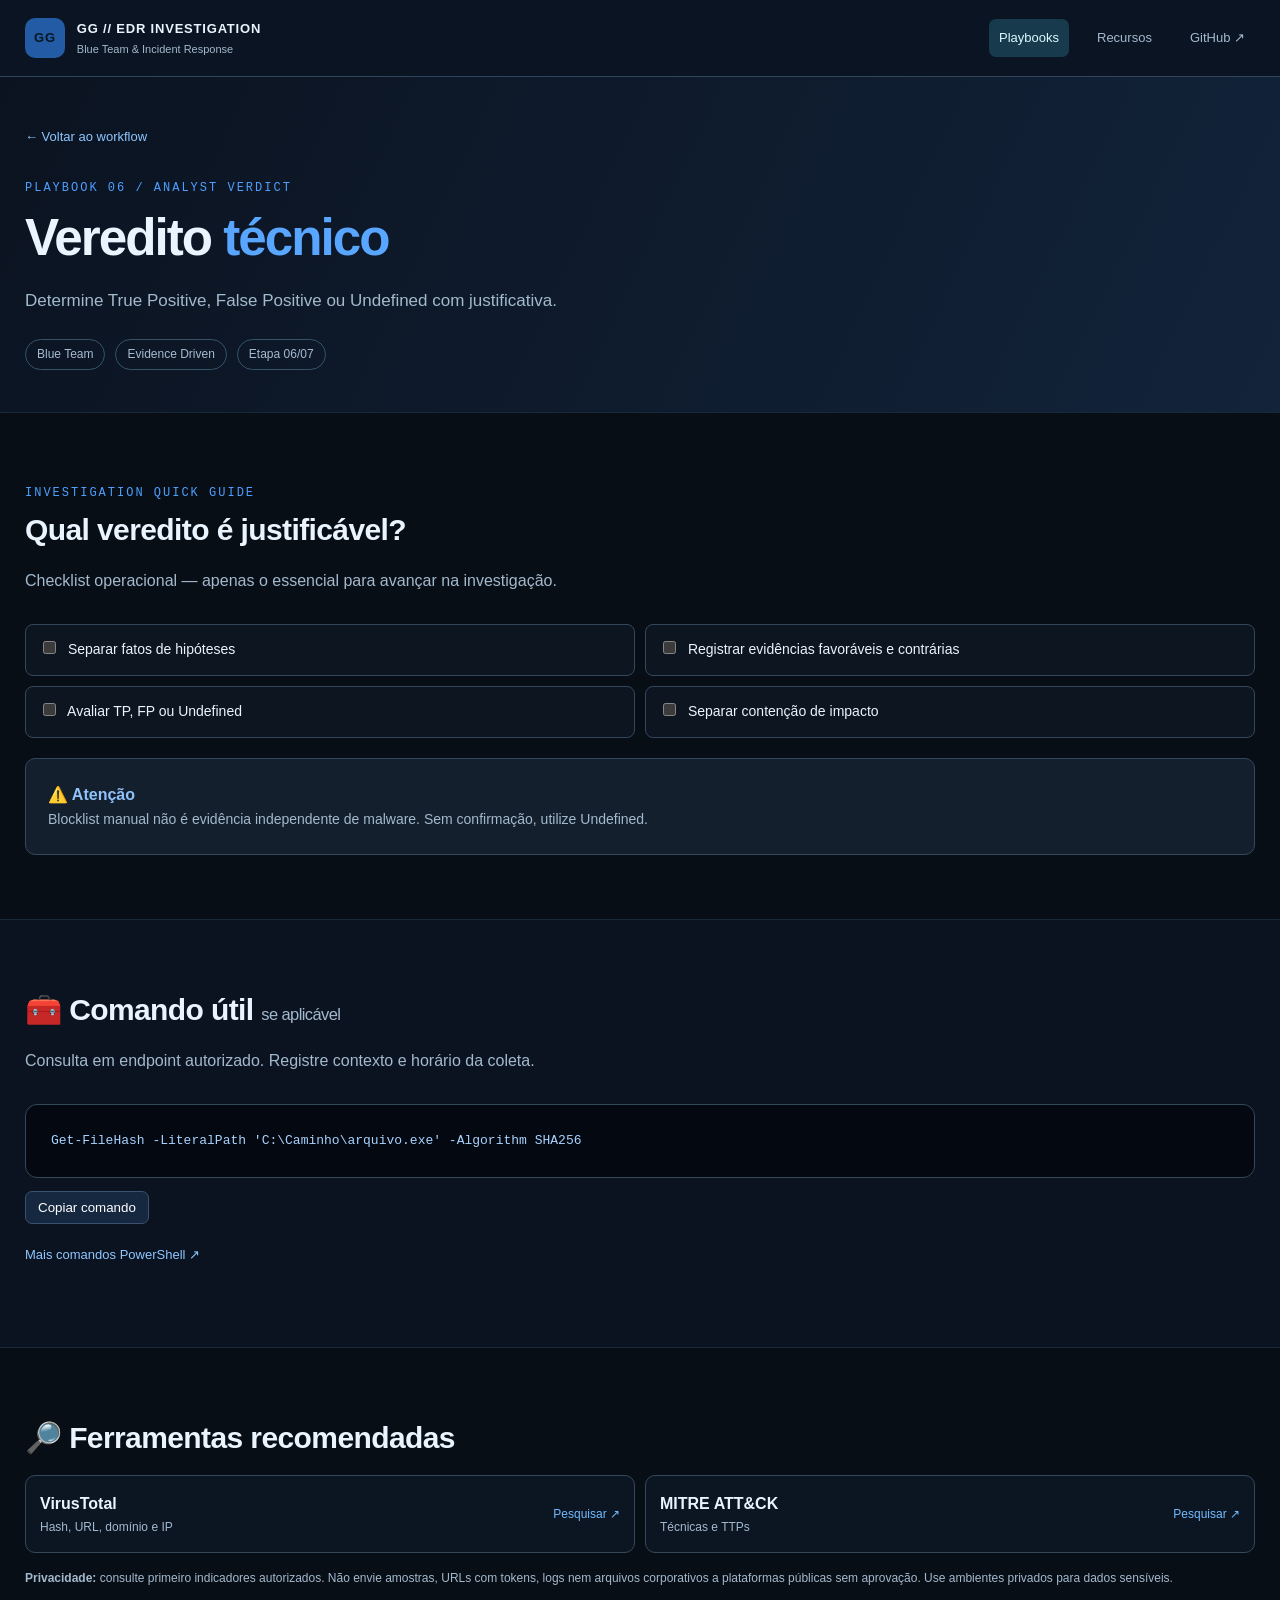
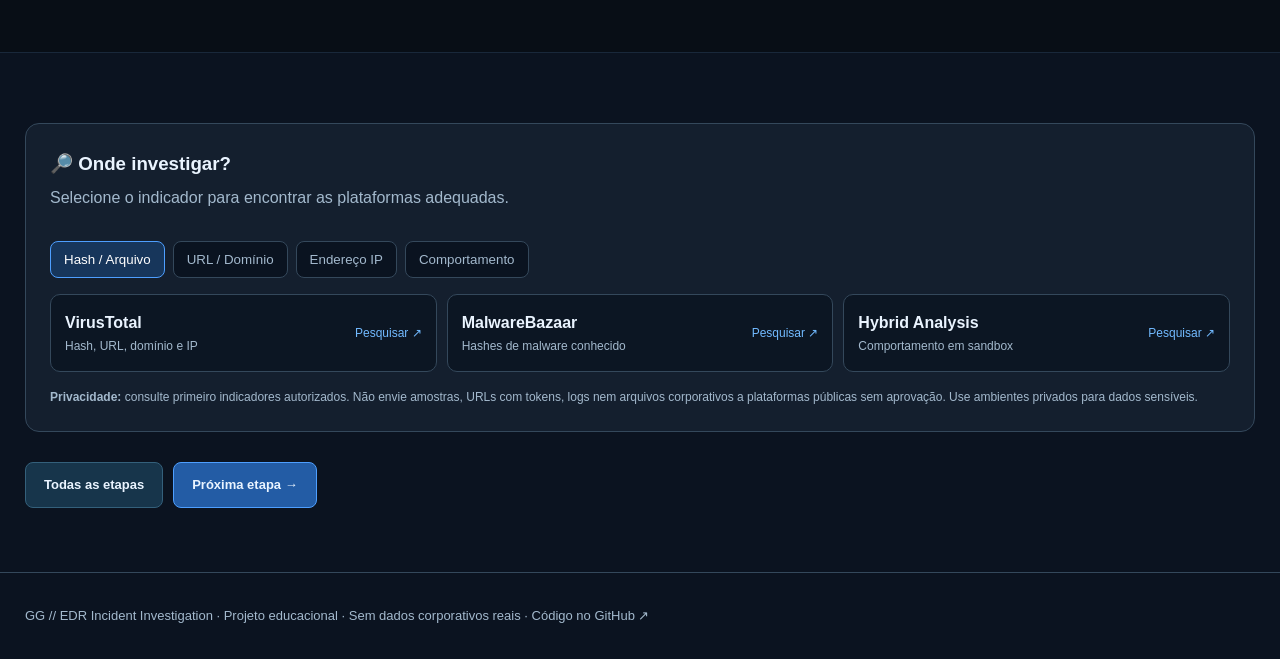
<file: Playbooks/06-Analyst-Verdict/index.html>
<!doctype html><html lang="pt-BR"><head><meta charset="utf-8"><meta name="viewport" content="width=device-width,initial-scale=1"><meta name="description" content="GG EDR Incident Investigation — guia prático de Blue Team"><title>Analyst Verdict | GG EDR</title><link rel="stylesheet" href="../../assets/style.css"></head><body><header class="header"><div class="container head"><a class="brand" href="../../"><span class="brandmark">GG</span><span>GG // EDR INVESTIGATION<small>Blue Team & Incident Response</small></span></a><nav class="nav"><a href="../../#playbooks">Playbooks</a><a href="../../#resources">Recursos</a><a class="github" href="https://github.com/geovanniandrade/gg-edr-incident-investigation">GitHub ↗</a></nav></div></header><section class="hero"><div class="container"><a class="back" href="../../">← Voltar ao workflow</a><p class="eyebrow" style="margin-top:32px">PLAYBOOK 06 / ANALYST VERDICT</p><h1>Veredito <span>técnico</span></h1><p class="lead">Determine True Positive, False Positive ou Undefined com justificativa.</p><div class="tags"><span class="tag">Blue Team</span><span class="tag">Evidence Driven</span><span class="tag">Etapa 06/07</span></div></div></section><section class="section alt"><div class="container"><span class="eyebrow">INVESTIGATION QUICK GUIDE</span><h2>Qual veredito é justificável?</h2><p class="sub">Checklist operacional — apenas o essencial para avançar na investigação.</p><div class="checklist"><label class="check"><input type="checkbox"> Separar fatos de hipóteses</label><label class="check"><input type="checkbox"> Registrar evidências favoráveis e contrárias</label><label class="check"><input type="checkbox"> Avaliar TP, FP ou Undefined</label><label class="check"><input type="checkbox"> Separar contenção de impacto</label></div><div class="notice" style="margin-top:20px"><strong>⚠️ Atenção</strong><p>Blocklist manual não é evidência independente de malware. Sem confirmação, utilize Undefined.</p></div></div></section><section class="section"><div class="container"><h2>🧰 Comando útil <span class="mini">se aplicável</span></h2><p class="sub">Consulta em endpoint autorizado. Registre contexto e horário da coleta.</p><pre class="code"><code id="cmd"></code></pre><button class="copy" type="button" id="copycmd">Copiar comando</button><p><a class="back" href="../../Tools-and-Commands/PowerShell/README.md">Mais comandos PowerShell ↗</a></p></div></section><section class="section alt"><div class="container"><h2>🔎 Ferramentas recomendadas</h2><div class="toolrows"><a class="toolrow" href="https://www.virustotal.com/gui/home/search" target="_blank" rel="noopener noreferrer"><span><strong>VirusTotal</strong><small>Hash, URL, domínio e IP</small></span><span class="toolgo">Pesquisar ↗</span></a><a class="toolrow" href="https://attack.mitre.org/" target="_blank" rel="noopener noreferrer"><span><strong>MITRE ATT&CK</strong><small>Técnicas e TTPs</small></span><span class="toolgo">Pesquisar ↗</span></a></div><p class="privacy"><strong>Privacidade:</strong> consulte primeiro indicadores autorizados. Não envie amostras, URLs com tokens, logs nem arquivos corporativos a plataformas públicas sem aprovação. Use ambientes privados para dados sensíveis.</p></div></section><section class="section"><div class="container"><div class="selector"><h3>🔎 Onde investigar?</h3><p class="sub">Selecione o indicador para encontrar as plataformas adequadas.</p><div class="selectbar" role="group" aria-label="Tipo de indicador"><button type="button" class="active" data-kind="hash">Hash / Arquivo</button><button type="button" data-kind="url">URL / Domínio</button><button type="button" data-kind="ip">Endereço IP</button><button type="button" data-kind="behavior">Comportamento</button></div><div id="platforms" class="toolrows"></div><p class="privacy"><strong>Privacidade:</strong> consulte primeiro indicadores autorizados. Não envie amostras, URLs com tokens, logs nem arquivos corporativos a plataformas públicas sem aprovação. Use ambientes privados para dados sensíveis.</p></div><script>const catalog={"hash":["VirusTotal","MalwareBazaar","Hybrid Analysis"],"url":["VirusTotal","urlscan.io"],"ip":["AbuseIPDB","VirusTotal"],"behavior":["ANY.RUN","Hybrid Analysis","MITRE ATT&CK"]};const names={"VirusTotal":"https://www.virustotal.com/gui/home/search","urlscan.io":"https://urlscan.io/","Hybrid Analysis":"https://www.hybrid-analysis.com/","ANY.RUN":"https://any.run/","MalwareBazaar":"https://bazaar.abuse.ch/","AbuseIPDB":"https://www.abuseipdb.com/","MITRE ATT&CK":"https://attack.mitre.org/"};const descriptions={"VirusTotal":"Hash, URL, domínio e IP","urlscan.io":"URLs e redirecionamentos","Hybrid Analysis":"Comportamento em sandbox","ANY.RUN":"Processos e conexões","MalwareBazaar":"Hashes de malware conhecido","AbuseIPDB":"Reputação de IPs","MITRE ATT&CK":"Técnicas e TTPs"};function renderTools(kind){document.querySelectorAll('.selectbar button').forEach(b=>{b.classList.toggle('active',b.dataset.kind===kind);b.setAttribute('aria-pressed',String(b.dataset.kind===kind))});const target=document.querySelector('#platforms');target.replaceChildren();catalog[kind].forEach(n=>{const a=document.createElement('a');a.className='toolrow';a.href=names[n];a.target='_blank';a.rel='noopener noreferrer';const span=document.createElement('span');const strong=document.createElement('strong');strong.textContent=n;const small=document.createElement('small');small.textContent=descriptions[n];span.append(strong,small);const go=document.createElement('span');go.className='toolgo';go.textContent='Pesquisar ↗';a.append(span,go);target.append(a)})};document.querySelectorAll('.selectbar button').forEach(b=>b.addEventListener('click',()=>renderTools(b.dataset.kind)));renderTools('hash');</script><div class="buttons"><a class="btn" href="../../#playbooks">Todas as etapas</a><a class="btn primary" href="../07-Incident-Reporting/">Próxima etapa →</a></div></div></section><script>document.querySelector('#cmd').textContent="Get-FileHash -LiteralPath 'C:\\Caminho\\arquivo.exe' -Algorithm SHA256";document.querySelector('#copycmd').addEventListener('click',async function(){try{await navigator.clipboard.writeText(document.querySelector('#cmd').textContent);this.textContent='Copiado ✓'}catch{this.textContent='Selecione e copie o comando'}});</script><footer class="footer"><div class="container">GG // EDR Incident Investigation · Projeto educacional · Sem dados corporativos reais · <a href="https://github.com/geovanniandrade/gg-edr-incident-investigation">Código no GitHub ↗</a></div></footer></body></html>
</file>
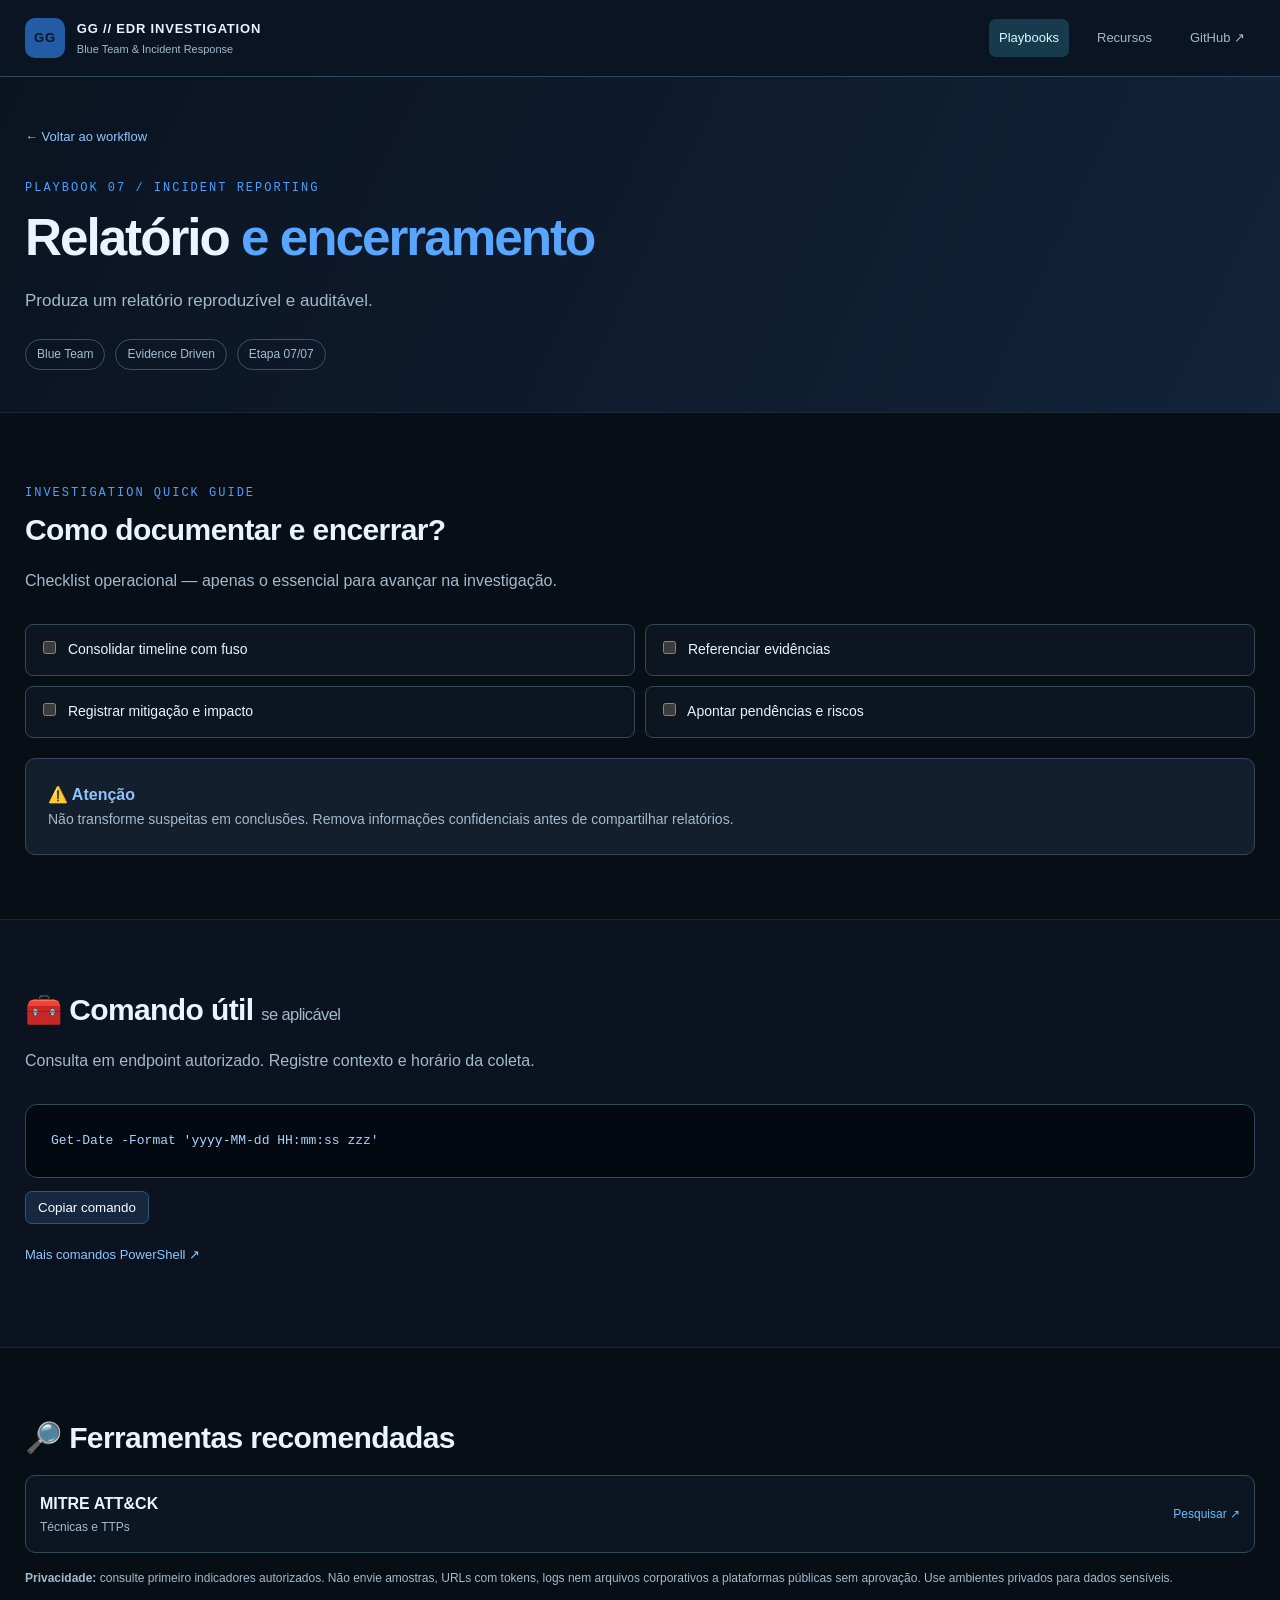
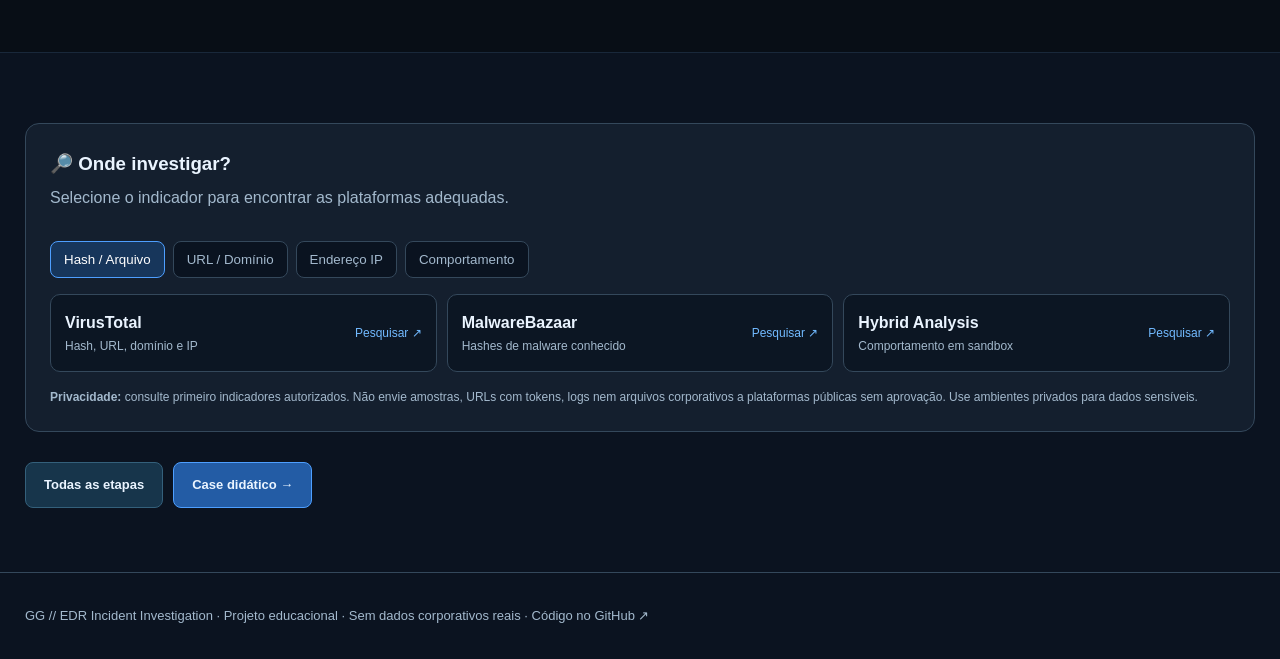
<file: Playbooks/07-Incident-Reporting/index.html>
<!doctype html><html lang="pt-BR"><head><meta charset="utf-8"><meta name="viewport" content="width=device-width,initial-scale=1"><meta name="description" content="GG EDR Incident Investigation — guia prático de Blue Team"><title>Incident Reporting | GG EDR</title><link rel="stylesheet" href="../../assets/style.css"></head><body><header class="header"><div class="container head"><a class="brand" href="../../"><span class="brandmark">GG</span><span>GG // EDR INVESTIGATION<small>Blue Team & Incident Response</small></span></a><nav class="nav"><a href="../../#playbooks">Playbooks</a><a href="../../#resources">Recursos</a><a class="github" href="https://github.com/geovanniandrade/gg-edr-incident-investigation">GitHub ↗</a></nav></div></header><section class="hero"><div class="container"><a class="back" href="../../">← Voltar ao workflow</a><p class="eyebrow" style="margin-top:32px">PLAYBOOK 07 / INCIDENT REPORTING</p><h1>Relatório <span>e encerramento</span></h1><p class="lead">Produza um relatório reproduzível e auditável.</p><div class="tags"><span class="tag">Blue Team</span><span class="tag">Evidence Driven</span><span class="tag">Etapa 07/07</span></div></div></section><section class="section alt"><div class="container"><span class="eyebrow">INVESTIGATION QUICK GUIDE</span><h2>Como documentar e encerrar?</h2><p class="sub">Checklist operacional — apenas o essencial para avançar na investigação.</p><div class="checklist"><label class="check"><input type="checkbox"> Consolidar timeline com fuso</label><label class="check"><input type="checkbox"> Referenciar evidências</label><label class="check"><input type="checkbox"> Registrar mitigação e impacto</label><label class="check"><input type="checkbox"> Apontar pendências e riscos</label></div><div class="notice" style="margin-top:20px"><strong>⚠️ Atenção</strong><p>Não transforme suspeitas em conclusões. Remova informações confidenciais antes de compartilhar relatórios.</p></div></div></section><section class="section"><div class="container"><h2>🧰 Comando útil <span class="mini">se aplicável</span></h2><p class="sub">Consulta em endpoint autorizado. Registre contexto e horário da coleta.</p><pre class="code"><code id="cmd"></code></pre><button class="copy" type="button" id="copycmd">Copiar comando</button><p><a class="back" href="../../Tools-and-Commands/PowerShell/README.md">Mais comandos PowerShell ↗</a></p></div></section><section class="section alt"><div class="container"><h2>🔎 Ferramentas recomendadas</h2><div class="toolrows"><a class="toolrow" href="https://attack.mitre.org/" target="_blank" rel="noopener noreferrer"><span><strong>MITRE ATT&CK</strong><small>Técnicas e TTPs</small></span><span class="toolgo">Pesquisar ↗</span></a></div><p class="privacy"><strong>Privacidade:</strong> consulte primeiro indicadores autorizados. Não envie amostras, URLs com tokens, logs nem arquivos corporativos a plataformas públicas sem aprovação. Use ambientes privados para dados sensíveis.</p></div></section><section class="section"><div class="container"><div class="selector"><h3>🔎 Onde investigar?</h3><p class="sub">Selecione o indicador para encontrar as plataformas adequadas.</p><div class="selectbar" role="group" aria-label="Tipo de indicador"><button type="button" class="active" data-kind="hash">Hash / Arquivo</button><button type="button" data-kind="url">URL / Domínio</button><button type="button" data-kind="ip">Endereço IP</button><button type="button" data-kind="behavior">Comportamento</button></div><div id="platforms" class="toolrows"></div><p class="privacy"><strong>Privacidade:</strong> consulte primeiro indicadores autorizados. Não envie amostras, URLs com tokens, logs nem arquivos corporativos a plataformas públicas sem aprovação. Use ambientes privados para dados sensíveis.</p></div><script>const catalog={"hash":["VirusTotal","MalwareBazaar","Hybrid Analysis"],"url":["VirusTotal","urlscan.io"],"ip":["AbuseIPDB","VirusTotal"],"behavior":["ANY.RUN","Hybrid Analysis","MITRE ATT&CK"]};const names={"VirusTotal":"https://www.virustotal.com/gui/home/search","urlscan.io":"https://urlscan.io/","Hybrid Analysis":"https://www.hybrid-analysis.com/","ANY.RUN":"https://any.run/","MalwareBazaar":"https://bazaar.abuse.ch/","AbuseIPDB":"https://www.abuseipdb.com/","MITRE ATT&CK":"https://attack.mitre.org/"};const descriptions={"VirusTotal":"Hash, URL, domínio e IP","urlscan.io":"URLs e redirecionamentos","Hybrid Analysis":"Comportamento em sandbox","ANY.RUN":"Processos e conexões","MalwareBazaar":"Hashes de malware conhecido","AbuseIPDB":"Reputação de IPs","MITRE ATT&CK":"Técnicas e TTPs"};function renderTools(kind){document.querySelectorAll('.selectbar button').forEach(b=>{b.classList.toggle('active',b.dataset.kind===kind);b.setAttribute('aria-pressed',String(b.dataset.kind===kind))});const target=document.querySelector('#platforms');target.replaceChildren();catalog[kind].forEach(n=>{const a=document.createElement('a');a.className='toolrow';a.href=names[n];a.target='_blank';a.rel='noopener noreferrer';const span=document.createElement('span');const strong=document.createElement('strong');strong.textContent=n;const small=document.createElement('small');small.textContent=descriptions[n];span.append(strong,small);const go=document.createElement('span');go.className='toolgo';go.textContent='Pesquisar ↗';a.append(span,go);target.append(a)})};document.querySelectorAll('.selectbar button').forEach(b=>b.addEventListener('click',()=>renderTools(b.dataset.kind)));renderTools('hash');</script><div class="buttons"><a class="btn" href="../../#playbooks">Todas as etapas</a><a class="btn primary" href="../../Case-Studies/001-Suspicious-Installer/README.md">Case didático →</a></div></div></section><script>document.querySelector('#cmd').textContent="Get-Date -Format 'yyyy-MM-dd HH:mm:ss zzz'";document.querySelector('#copycmd').addEventListener('click',async function(){try{await navigator.clipboard.writeText(document.querySelector('#cmd').textContent);this.textContent='Copiado ✓'}catch{this.textContent='Selecione e copie o comando'}});</script><footer class="footer"><div class="container">GG // EDR Incident Investigation · Projeto educacional · Sem dados corporativos reais · <a href="https://github.com/geovanniandrade/gg-edr-incident-investigation">Código no GitHub ↗</a></div></footer></body></html>
</file>
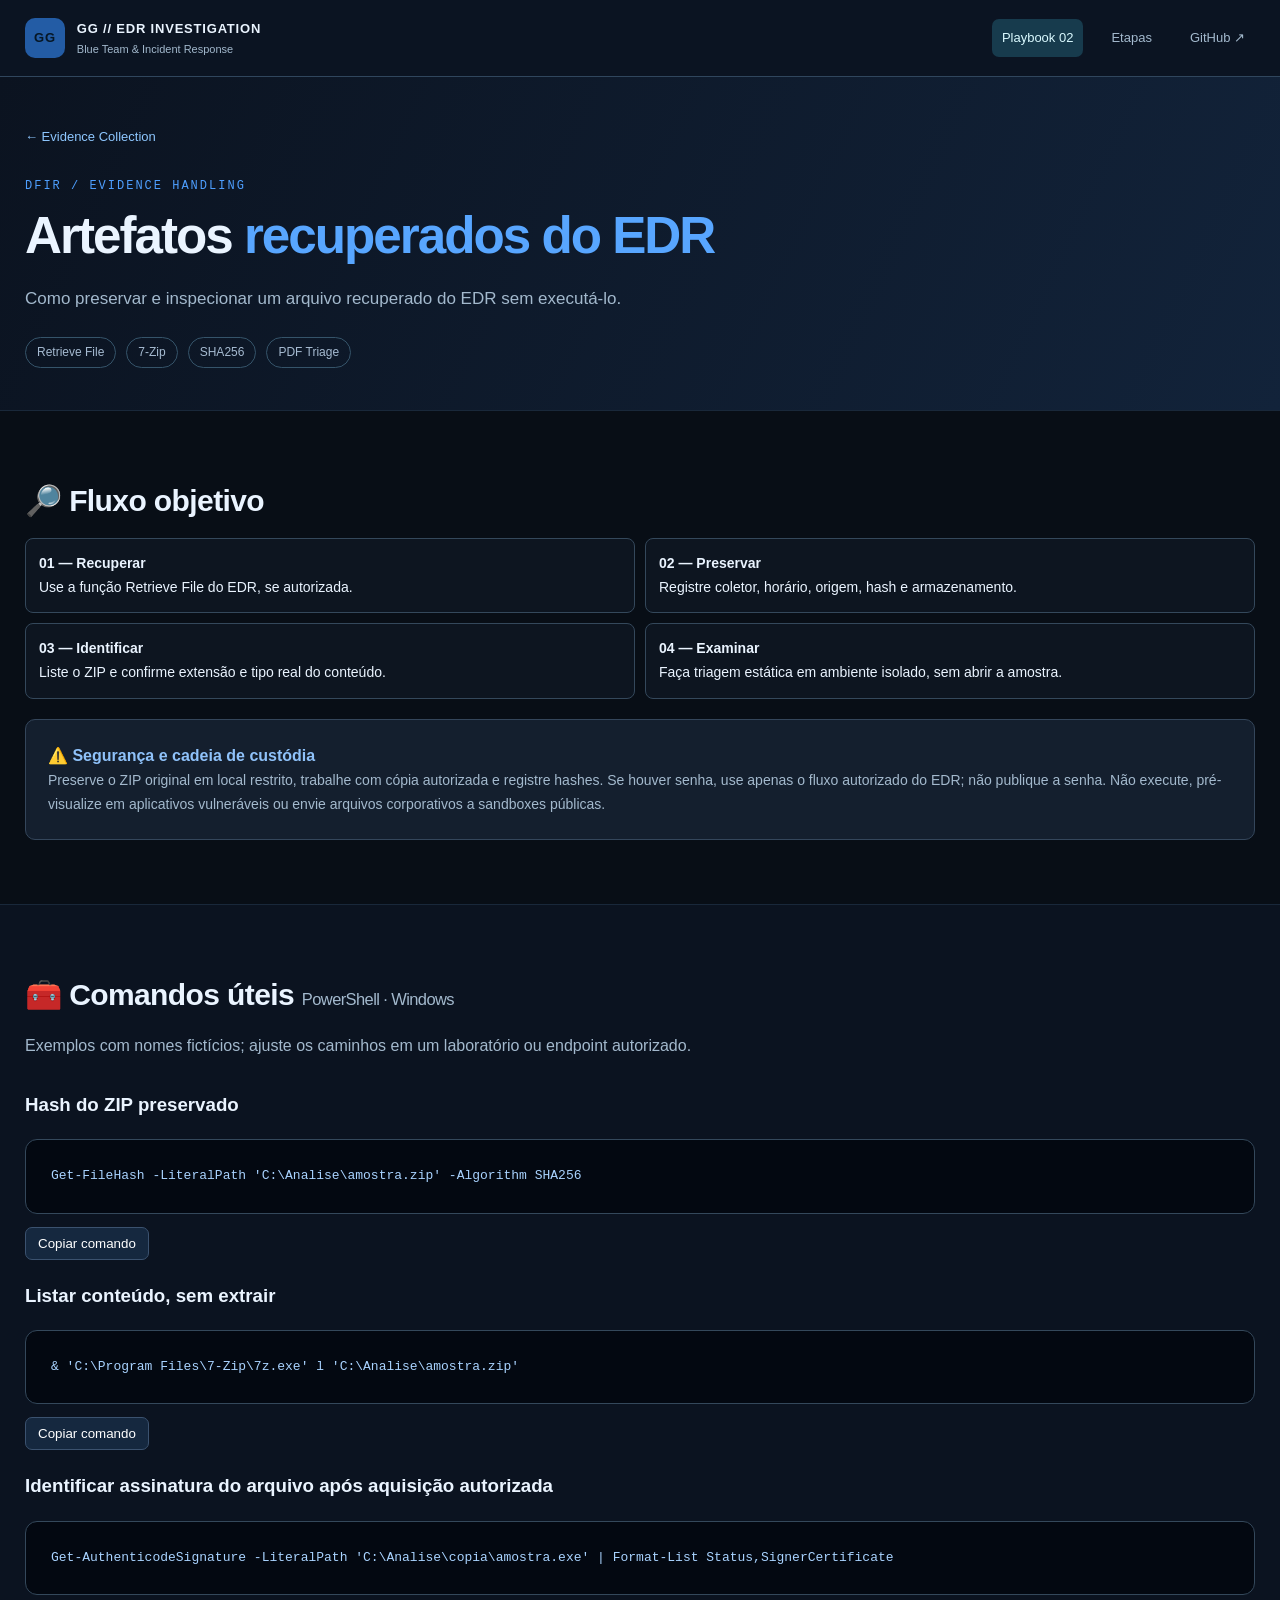
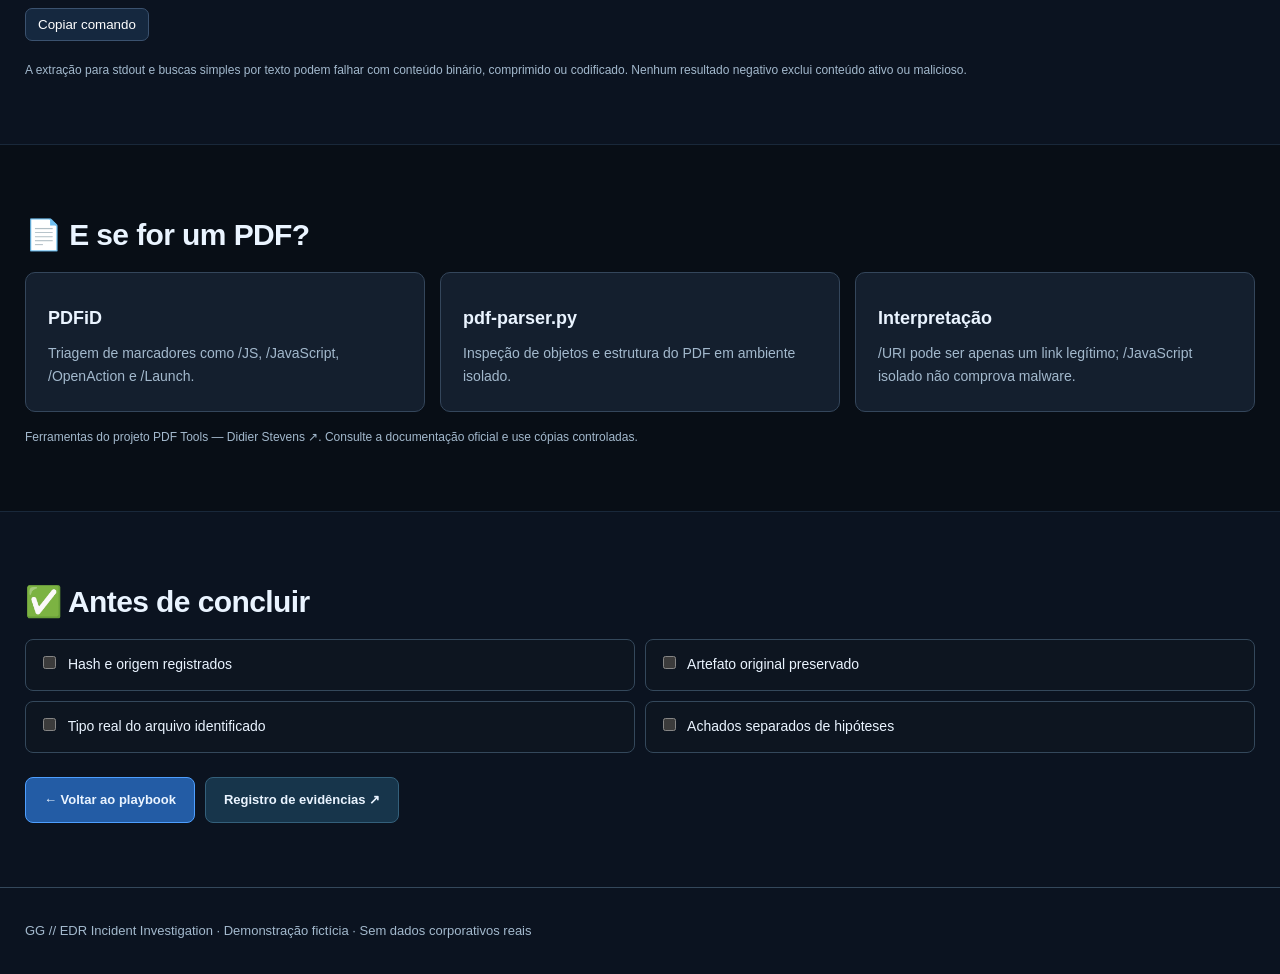
<file: Playbooks/EDR-Retrieved-Artifacts/index.html>
<!doctype html><html lang="pt-BR"><head><meta charset="utf-8"><meta name="viewport" content="width=device-width,initial-scale=1"><title>Artefatos recuperados | GG EDR</title><link rel="stylesheet" href="../../assets/style.css"></head><body><header class="header"><div class="container head"><a class="brand" href="../../"><span class="brandmark">GG</span><span>GG // EDR INVESTIGATION<small>Blue Team & Incident Response</small></span></a><nav class="nav"><a href="../02-Evidence-Collection/">Playbook 02</a><a href="../../#playbooks">Etapas</a><a class="github" href="https://github.com/geovanniandrade/gg-edr-incident-investigation">GitHub ↗</a></nav></div></header><section class="hero"><div class="container"><a class="back" href="../02-Evidence-Collection/">← Evidence Collection</a><p class="eyebrow" style="margin-top:30px">DFIR / EVIDENCE HANDLING</p><h1>Artefatos <span>recuperados do EDR</span></h1><p class="lead">Como preservar e inspecionar um arquivo recuperado do EDR sem executá-lo.</p><div class="tags"><span class="tag">Retrieve File</span><span class="tag">7-Zip</span><span class="tag">SHA256</span><span class="tag">PDF Triage</span></div></div></section><section class="section alt"><div class="container"><h2>🔎 Fluxo objetivo</h2><div class="checklist"><div class="check"><strong>01 — Recuperar</strong><div>Use a função Retrieve File do EDR, se autorizada.</div></div><div class="check"><strong>02 — Preservar</strong><div>Registre coletor, horário, origem, hash e armazenamento.</div></div><div class="check"><strong>03 — Identificar</strong><div>Liste o ZIP e confirme extensão e tipo real do conteúdo.</div></div><div class="check"><strong>04 — Examinar</strong><div>Faça triagem estática em ambiente isolado, sem abrir a amostra.</div></div></div><div class="notice" style="margin-top:20px"><strong>⚠️ Segurança e cadeia de custódia</strong><p>Preserve o ZIP original em local restrito, trabalhe com cópia autorizada e registre hashes. Se houver senha, use apenas o fluxo autorizado do EDR; não publique a senha. Não execute, pré-visualize em aplicativos vulneráveis ou envie arquivos corporativos a sandboxes públicas.</p></div></div></section><section class="section"><div class="container"><h2>🧰 Comandos úteis <span class="mini">PowerShell · Windows</span></h2><p class="sub">Exemplos com nomes fictícios; ajuste os caminhos em um laboratório ou endpoint autorizado.</p><div id="commands"></div><p class="privacy">A extração para stdout e buscas simples por texto podem falhar com conteúdo binário, comprimido ou codificado. Nenhum resultado negativo exclui conteúdo ativo ou malicioso.</p></div></section><section class="section alt"><div class="container"><h2>📄 E se for um PDF?</h2><div class="grid"><div class="card"><h3>PDFiD</h3><p>Triagem de marcadores como /JS, /JavaScript, /OpenAction e /Launch.</p></div><div class="card"><h3>pdf-parser.py</h3><p>Inspeção de objetos e estrutura do PDF em ambiente isolado.</p></div><div class="card"><h3>Interpretação</h3><p>/URI pode ser apenas um link legítimo; /JavaScript isolado não comprova malware.</p></div></div><p class="privacy">Ferramentas do projeto <a href="https://blog.didierstevens.com/programs/pdf-tools/" target="_blank" rel="noopener noreferrer">PDF Tools — Didier Stevens ↗</a>. Consulte a documentação oficial e use cópias controladas.</p></div></section><section class="section"><div class="container"><h2>✅ Antes de concluir</h2><div class="checklist"><label class="check"><input type="checkbox"> Hash e origem registrados</label><label class="check"><input type="checkbox"> Artefato original preservado</label><label class="check"><input type="checkbox"> Tipo real do arquivo identificado</label><label class="check"><input type="checkbox"> Achados separados de hipóteses</label></div><div class="buttons"><a class="btn primary" href="../02-Evidence-Collection/">← Voltar ao playbook</a><a class="btn" href="../../Templates/Evidence-Register.md">Registro de evidências ↗</a></div></div></section><footer class="footer"><div class="container">GG // EDR Incident Investigation · Demonstração fictícia · Sem dados corporativos reais</div></footer><script>const cmds=[["Hash do ZIP preservado","Get-FileHash -LiteralPath 'C:\\Analise\\amostra.zip' -Algorithm SHA256"],["Listar conteúdo, sem extrair","& 'C:\\Program Files\\7-Zip\\7z.exe' l 'C:\\Analise\\amostra.zip'"],["Identificar assinatura do arquivo após aquisição autorizada","Get-AuthenticodeSignature -LiteralPath 'C:\\Analise\\copia\\amostra.exe' | Format-List Status,SignerCertificate"]];const area=document.getElementById('commands');for(const [label,cmd] of cmds){const wrap=document.createElement('div');wrap.style.marginBottom='20px';const h=document.createElement('h3');h.textContent=label;const pre=document.createElement('pre');pre.className='code';pre.textContent=cmd;const b=document.createElement('button');b.className='copy';b.textContent='Copiar comando';b.addEventListener('click',async()=>{try{await navigator.clipboard.writeText(cmd);b.textContent='Copiado ✓'}catch{b.textContent='Selecione e copie o comando'}});wrap.append(h,pre,b);area.append(wrap)}</script></body></html>
</file>
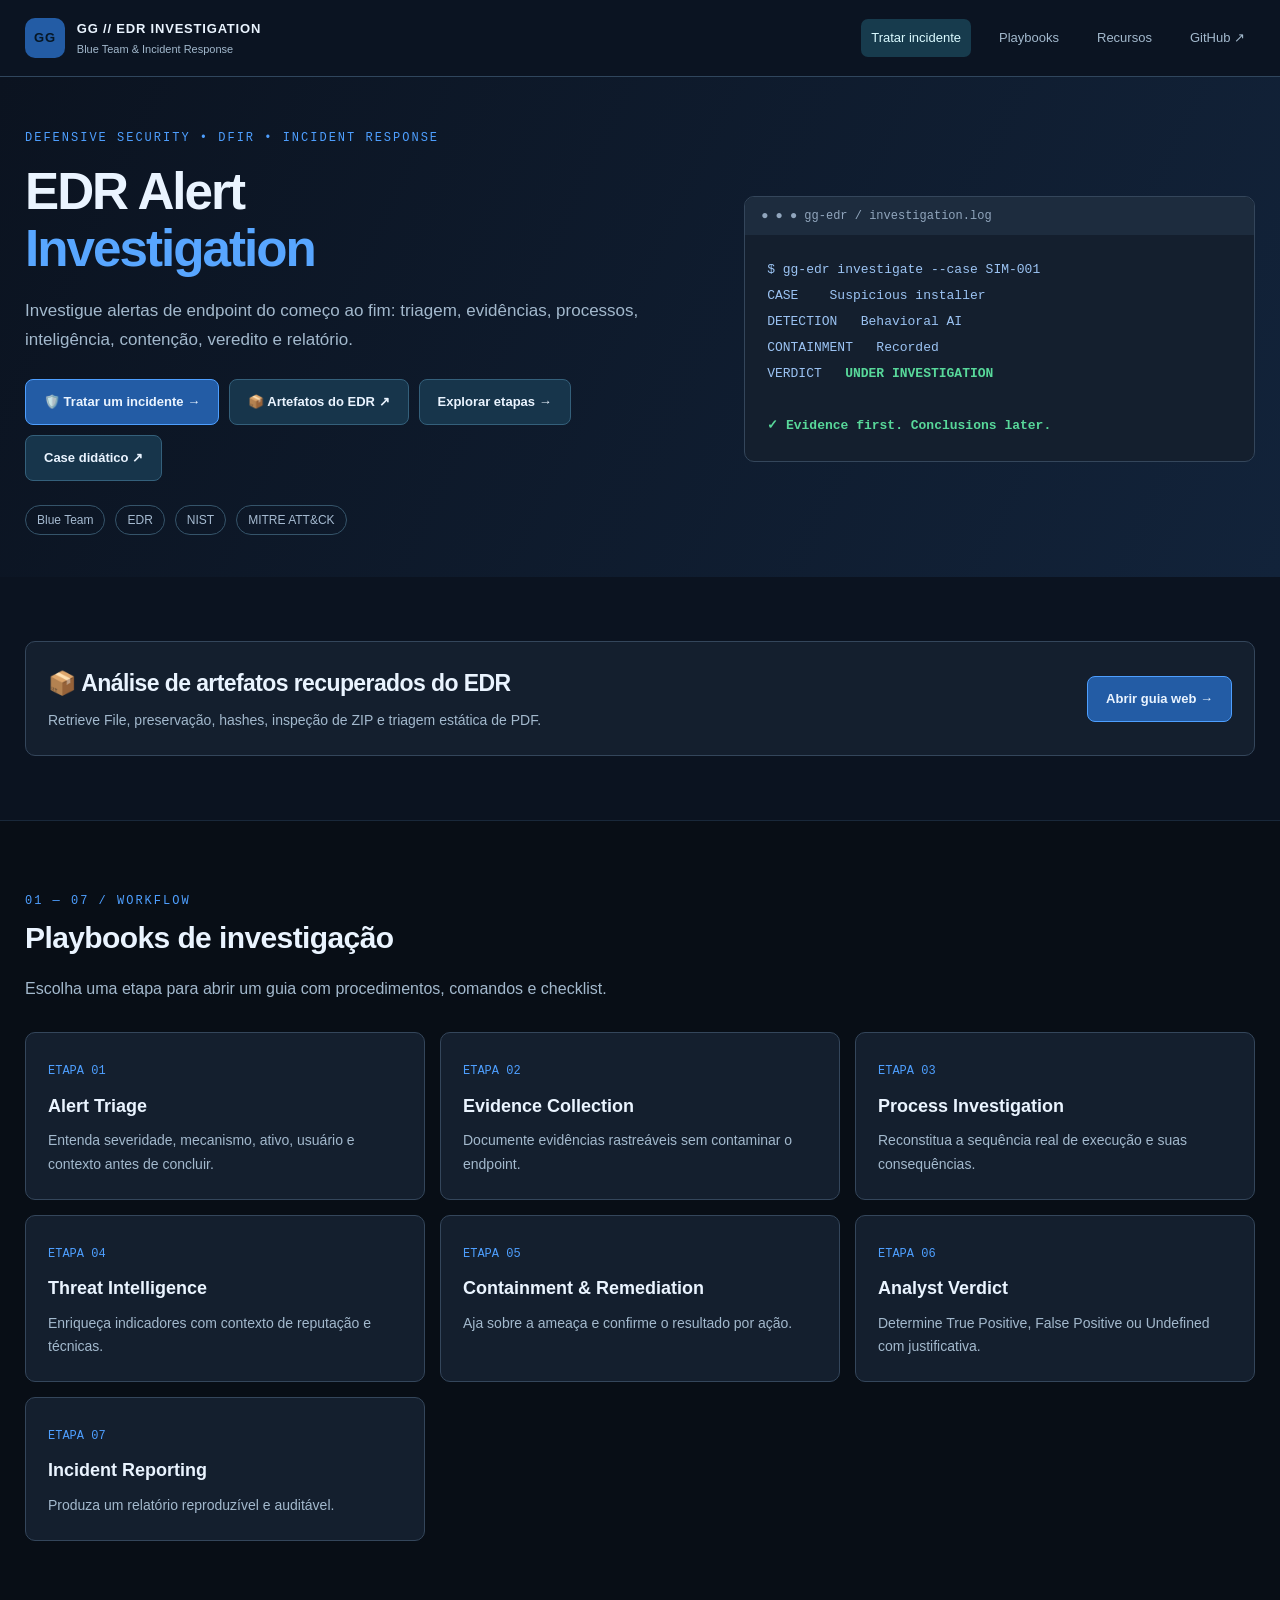
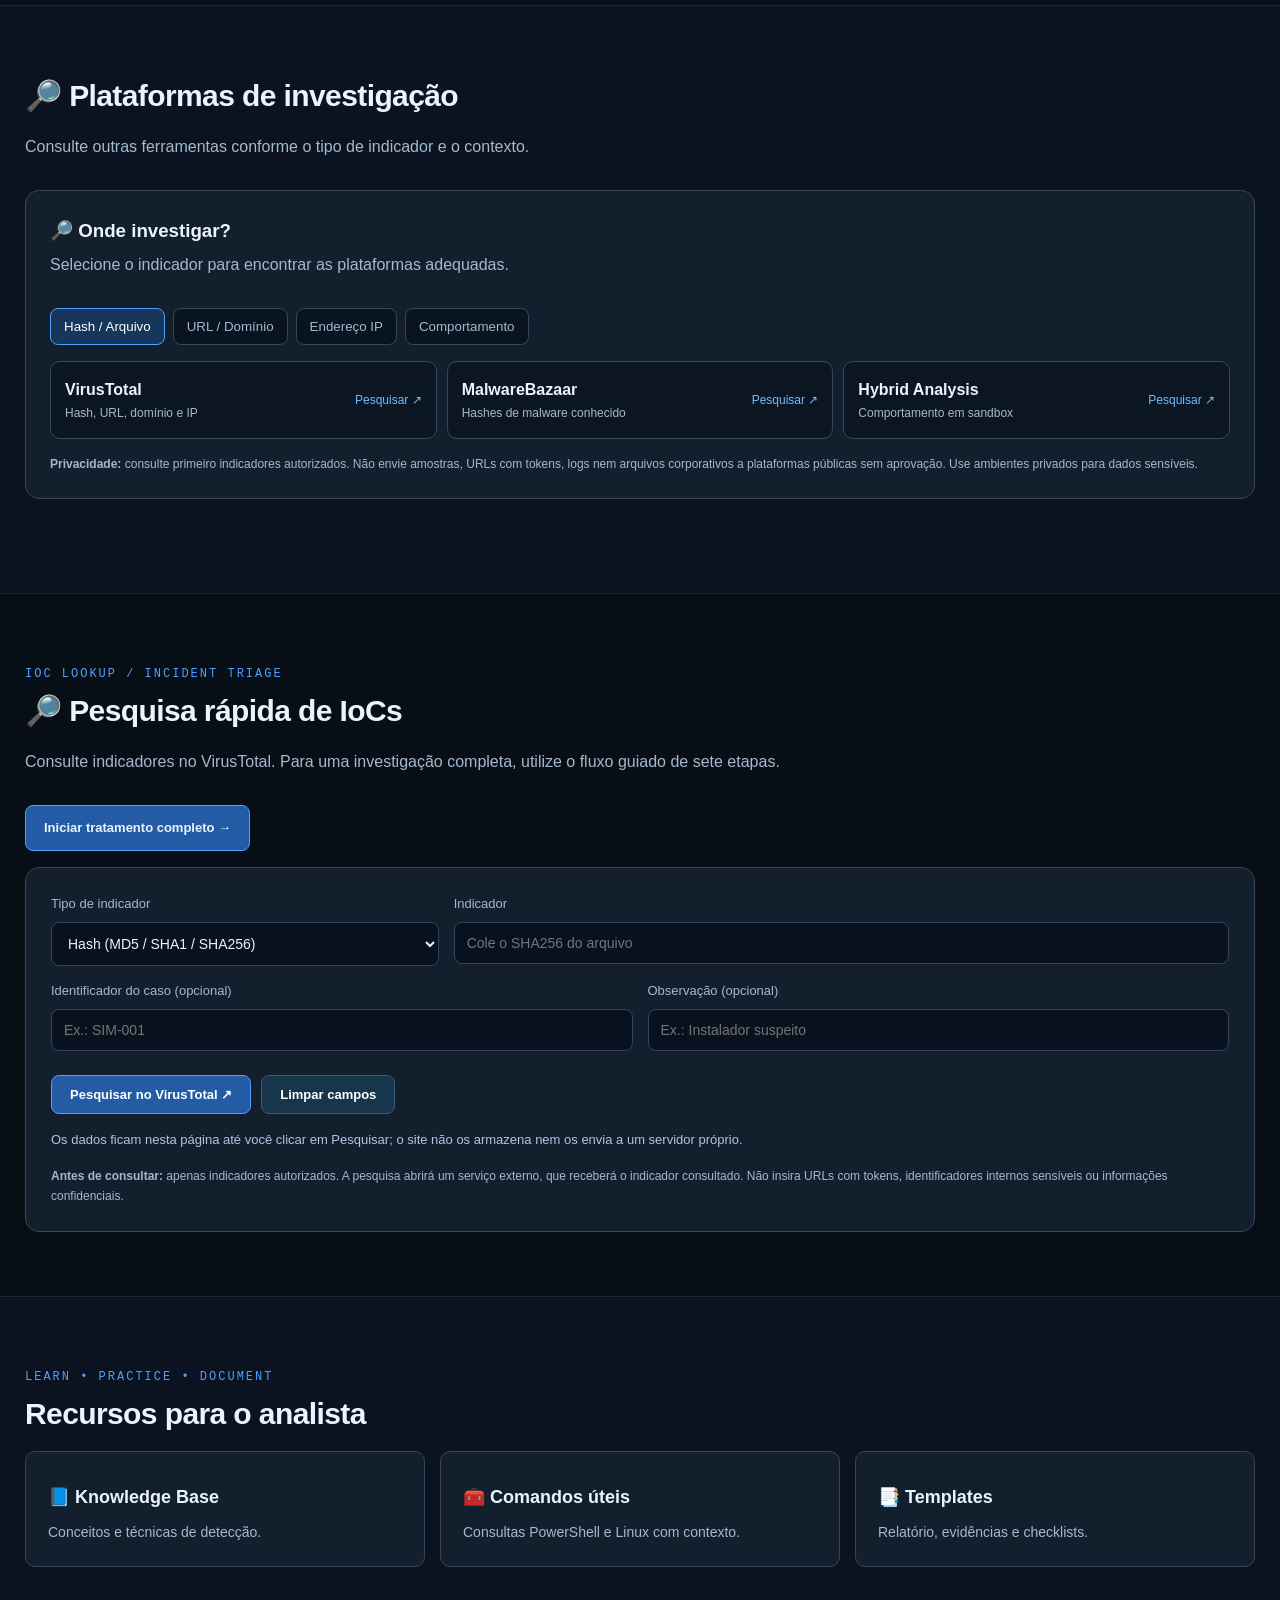
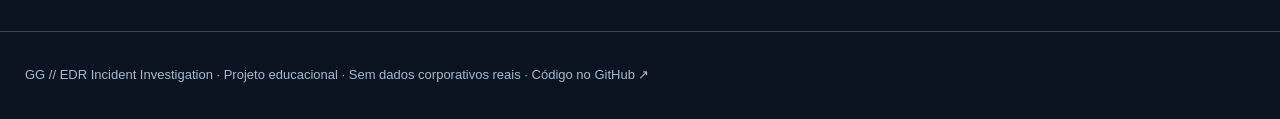
<file: legacy-home.html>
<!doctype html><html lang="pt-BR"><head><meta charset="utf-8"><meta name="viewport" content="width=device-width,initial-scale=1"><meta name="description" content="GG EDR Incident Investigation — guia prático de Blue Team"><title>Início | GG EDR</title><link rel="stylesheet" href="./assets/style.css"></head><body><header class="header"><div class="container head"><a class="brand" href="./"><span class="brandmark">GG</span><span>GG // EDR INVESTIGATION<small>Blue Team & Incident Response</small></span></a><nav class="nav"><a href="./incident/">Tratar incidente</a><a href="./#playbooks">Playbooks</a><a href="./#resources">Recursos</a><a class="github" href="https://github.com/geovanniandrade/gg-edr-incident-investigation">GitHub ↗</a></nav></div></header><section class="hero"><div class="container layout"><div><span class="eyebrow">DEFENSIVE SECURITY • DFIR • INCIDENT RESPONSE</span><h1>EDR Alert<br><span>Investigation</span></h1><p class="lead">Investigue alertas de endpoint do começo ao fim: triagem, evidências, processos, inteligência, contenção, veredito e relatório.</p><div class="buttons"><a class="btn primary" href="incident/">🛡️ Tratar um incidente →</a><a class="btn" href="Playbooks/EDR-Retrieved-Artifacts/">📦 Artefatos do EDR ↗</a><a class="btn" href="#playbooks">Explorar etapas →</a><a class="btn" href="Case-Studies/001-Suspicious-Installer/">Case didático ↗</a></div><div class="tags"><span class="tag">Blue Team</span><span class="tag">EDR</span><span class="tag">NIST</span><span class="tag">MITRE ATT&CK</span></div></div><div class="terminal"><div class="terminalheader">● ● ●  gg-edr / investigation.log</div><div class="terminalbody">$ gg-edr investigate --case SIM-001<br>CASE &nbsp;&nbsp; Suspicious installer<br>DETECTION &nbsp; Behavioral AI<br>CONTAINMENT &nbsp; Recorded<br>VERDICT &nbsp; <b>UNDER INVESTIGATION</b><br><br><b>✓ Evidence first. Conclusions later.</b></div></div></div></section><section class="section" id="edr-artifacts"><div class="container"><div class="notice" style="display:flex;justify-content:space-between;align-items:center;gap:18px;flex-wrap:wrap"><div><h2 style="font-size:23px;margin:0 0 6px">📦 Análise de artefatos recuperados do EDR</h2><p>Retrieve File, preservação, hashes, inspeção de ZIP e triagem estática de PDF.</p></div><a class="btn primary" href="Playbooks/EDR-Retrieved-Artifacts/">Abrir guia web →</a></div></div></section><section class="section alt" id="playbooks"><div class="container"><span class="eyebrow">01 — 07 / WORKFLOW</span><h2>Playbooks de investigação</h2><p class="sub">Escolha uma etapa para abrir um guia com procedimentos, comandos e checklist.</p><div class="grid"><a class="card" href="Playbooks/01-Alert-Triage/"><span class="num">ETAPA 01</span><h3>Alert Triage</h3><p>Entenda severidade, mecanismo, ativo, usuário e contexto antes de concluir.</p></a><a class="card" href="Playbooks/02-Evidence-Collection/"><span class="num">ETAPA 02</span><h3>Evidence Collection</h3><p>Documente evidências rastreáveis sem contaminar o endpoint.</p></a><a class="card" href="Playbooks/03-Process-Investigation/"><span class="num">ETAPA 03</span><h3>Process Investigation</h3><p>Reconstitua a sequência real de execução e suas consequências.</p></a><a class="card" href="Playbooks/04-Threat-Intelligence/"><span class="num">ETAPA 04</span><h3>Threat Intelligence</h3><p>Enriqueça indicadores com contexto de reputação e técnicas.</p></a><a class="card" href="Playbooks/05-Containment-Remediation/"><span class="num">ETAPA 05</span><h3>Containment & Remediation</h3><p>Aja sobre a ameaça e confirme o resultado por ação.</p></a><a class="card" href="Playbooks/06-Analyst-Verdict/"><span class="num">ETAPA 06</span><h3>Analyst Verdict</h3><p>Determine True Positive, False Positive ou Undefined com justificativa.</p></a><a class="card" href="Playbooks/07-Incident-Reporting/"><span class="num">ETAPA 07</span><h3>Incident Reporting</h3><p>Produza um relatório reproduzível e auditável.</p></a></div></div></section><section class="section"><div class="container"><h2>🔎 Plataformas de investigação</h2><p class="sub">Consulte outras ferramentas conforme o tipo de indicador e o contexto.</p><div class="selector"><h3>🔎 Onde investigar?</h3><p class="sub">Selecione o indicador para encontrar as plataformas adequadas.</p><div class="selectbar" role="group" aria-label="Tipo de indicador"><button type="button" class="active" data-kind="hash">Hash / Arquivo</button><button type="button" data-kind="url">URL / Domínio</button><button type="button" data-kind="ip">Endereço IP</button><button type="button" data-kind="behavior">Comportamento</button></div><div id="platforms" class="toolrows"></div><p class="privacy"><strong>Privacidade:</strong> consulte primeiro indicadores autorizados. Não envie amostras, URLs com tokens, logs nem arquivos corporativos a plataformas públicas sem aprovação. Use ambientes privados para dados sensíveis.</p></div><script>const catalog={"hash":["VirusTotal","MalwareBazaar","Hybrid Analysis"],"url":["VirusTotal","urlscan.io"],"ip":["AbuseIPDB","VirusTotal"],"behavior":["ANY.RUN","Hybrid Analysis","MITRE ATT&CK"]};const names={"VirusTotal":"https://www.virustotal.com/gui/home/search","urlscan.io":"https://urlscan.io/","Hybrid Analysis":"https://www.hybrid-analysis.com/","ANY.RUN":"https://any.run/","MalwareBazaar":"https://bazaar.abuse.ch/","AbuseIPDB":"https://www.abuseipdb.com/","MITRE ATT&CK":"https://attack.mitre.org/"};const descriptions={"VirusTotal":"Hash, URL, domínio e IP","urlscan.io":"URLs e redirecionamentos","Hybrid Analysis":"Comportamento em sandbox","ANY.RUN":"Processos e conexões","MalwareBazaar":"Hashes de malware conhecido","AbuseIPDB":"Reputação de IPs","MITRE ATT&CK":"Técnicas e TTPs"};function renderTools(kind){document.querySelectorAll('.selectbar button').forEach(b=>{b.classList.toggle('active',b.dataset.kind===kind);b.setAttribute('aria-pressed',String(b.dataset.kind===kind))});const target=document.querySelector('#platforms');target.replaceChildren();catalog[kind].forEach(n=>{const a=document.createElement('a');a.className='toolrow';a.href=names[n];a.target='_blank';a.rel='noopener noreferrer';const span=document.createElement('span');const strong=document.createElement('strong');strong.textContent=n;const small=document.createElement('small');small.textContent=descriptions[n];span.append(strong,small);const go=document.createElement('span');go.className='toolgo';go.textContent='Pesquisar ↗';a.append(span,go);target.append(a)})};document.querySelectorAll('.selectbar button').forEach(b=>b.addEventListener('click',()=>renderTools(b.dataset.kind)));renderTools('hash');</script></div></section><section class="section alt" id="tratar-incidente"><div class="container"><span class="eyebrow">IOC LOOKUP / INCIDENT TRIAGE</span><h2>🔎 Pesquisa rápida de IoCs</h2><p class="sub">Consulte indicadores no VirusTotal. Para uma investigação completa, utilize o fluxo guiado de sete etapas.</p><p><a class="btn primary" href="incident/">Iniciar tratamento completo →</a></p><div class="incident-panel"><div class="incident-fields"><label for="ioc-type">Tipo de indicador<select id="ioc-type"><option value="hash">Hash (MD5 / SHA1 / SHA256)</option><option value="domain">Domínio</option><option value="ip">Endereço IP</option><option value="url">URL</option></select></label><label for="ioc-value">Indicador<input id="ioc-value" type="text" autocomplete="off" spellcheck="false" placeholder="Cole o SHA256 do arquivo"></label></div><div class="incident-fields incident-optional"><label for="case-id">Identificador do caso (opcional)<input id="case-id" type="text" placeholder="Ex.: SIM-001"></label><label for="ioc-note">Observação (opcional)<input id="ioc-note" type="text" placeholder="Ex.: Instalador suspeito"></label></div><div class="buttons"><button type="button" id="ioc-open" class="btn primary">Pesquisar no VirusTotal ↗</button><button type="button" id="ioc-reset" class="btn">Limpar campos</button></div><p id="ioc-message" class="incident-message" role="status" aria-live="polite">Os dados ficam nesta página até você clicar em Pesquisar; o site não os armazena nem os envia a um servidor próprio.</p><p class="privacy"><strong>Antes de consultar:</strong> apenas indicadores autorizados. A pesquisa abrirá um serviço externo, que receberá o indicador consultado. Não insira URLs com tokens, identificadores internos sensíveis ou informações confidenciais.</p></div></div></section><section class="section" id="resources"><div class="container"><span class="eyebrow">LEARN • PRACTICE • DOCUMENT</span><h2>Recursos para o analista</h2><div class="grid"><a class="card" href="Knowledge-Base/EDR-Fundamentals.md"><h3>📘 Knowledge Base</h3><p>Conceitos e técnicas de detecção.</p></a><a class="card" href="Tools-and-Commands/PowerShell/README.md"><h3>🧰 Comandos úteis</h3><p>Consultas PowerShell e Linux com contexto.</p></a><a class="card" href="Templates/Incident-Report.md"><h3>📑 Templates</h3><p>Relatório, evidências e checklists.</p></a></div></div></section><script>(function(){const kind=document.getElementById('ioc-type');const input=document.getElementById('ioc-value');const message=document.getElementById('ioc-message');const patterns={hash:/^(?:[a-fA-F0-9]{32}|[a-fA-F0-9]{40}|[a-fA-F0-9]{64})$/,ip:/^(?:\d{1,3}\.){3}\d{1,3}$/,domain:/^(?=.{1,253}$)(?:[a-zA-Z0-9](?:[a-zA-Z0-9-]{0,61}[a-zA-Z0-9])?\.)+[a-zA-Z]{2,63}$/};function validIP(s){if(!patterns.ip.test(s))return false;return s.split('.').every(p=>+p<=255&&String(+p)===p)}function resetHint(){const hints={hash:'Cole o SHA256, SHA1 ou MD5',ip:'Ex.: 8.8.8.8',domain:'Ex.: example.com',url:'Ex.: https://example.com/path'};input.placeholder=hints[kind.value];message.textContent='Consulta manual: nenhum dado é enviado até você clicar no botão.'}kind.addEventListener('change',resetHint);document.getElementById('ioc-reset').addEventListener('click',()=>{input.value='';document.getElementById('case-id').value='';document.getElementById('ioc-note').value='';resetHint()});document.getElementById('ioc-open').addEventListener('click',()=>{const value=input.value.trim();let destination;if(!value){message.textContent='Informe o indicador antes de pesquisar.';return}if(kind.value==='hash'){if(!patterns.hash.test(value)){message.textContent='Hash inválido: utilize MD5 (32), SHA1 (40) ou SHA256 (64 caracteres hexadecimais).';return}destination='https://www.virustotal.com/gui/file/'+value.toLowerCase()+'/detection'}else if(kind.value==='ip'){if(!validIP(value)){message.textContent='Endereço IPv4 inválido.';return}destination='https://www.virustotal.com/gui/ip-address/'+encodeURIComponent(value)}else if(kind.value==='domain'){if(!patterns.domain.test(value)){message.textContent='Domínio inválido. Exemplo: example.com';return}destination='https://www.virustotal.com/gui/domain/'+encodeURIComponent(value.toLowerCase())}else{let u;try{u=new URL(value)}catch{message.textContent='URL inválida. Informe http:// ou https://';return}if(!['http:','https:'].includes(u.protocol)){message.textContent='Somente URLs HTTP ou HTTPS.';return}destination='https://www.virustotal.com/gui/search/'+encodeURIComponent(value)}message.textContent='Abrindo pesquisa externa no VirusTotal. Confira os dados e não envie arquivos corporativos.';window.open(destination,'_blank','noopener,noreferrer')})})();</script><footer class="footer"><div class="container">GG // EDR Incident Investigation · Projeto educacional · Sem dados corporativos reais · <a href="https://github.com/geovanniandrade/gg-edr-incident-investigation">Código no GitHub ↗</a></div></footer></body></html>
</file>
<file: report-v2.css>
.report-intro{display:flex;justify-content:space-between;gap:15px;align-items:center;padding:22px;border:1px solid #32647b;background:linear-gradient(115deg,#142f48,#101c30);border-radius:16px;margin-bottom:22px}.report-intro h2{margin:0;font-size:22px}.report-intro p{margin:4px 0;color:#a8c4d6}.report-grid{display:grid;grid-template-columns:minmax(0,1.8fr) minmax(240px,1fr);gap:14px}.report-panel{background:linear-gradient(145deg,#12253b,#101c2e);border:1px solid #2d4760;border-radius:15px;padding:21px;margin-bottom:15px}.report-panel h3{margin:0 0 5px;font-size:18px}.report-sub{color:#9eb8ce;font-size:12px;margin:0 0 17px}.report-label{font-size:12px;color:#b6d5e9;font-weight:700}.report-actions{position:sticky;bottom:0;background:#0c192bea;border:1px solid #32536a;padding:13px;border-radius:12px;display:flex;gap:9px;flex-wrap:wrap;z-index:4;backdrop-filter:blur(10px)}.topo-canvas{position:relative;overflow:hidden;height:410px;border:1px solid #3a607c;border-radius:11px;background:radial-gradient(#28465e 1px,transparent 1px) 0 0/22px 22px,#071827;touch-action:none}.topo-canvas svg{width:100%;height:100%;position:absolute;inset:0;pointer-events:none}.topo-item{position:absolute;width:112px;min-height:70px;transform:translate(-50%,-50%);border:2px solid #477b9c;background:#163149;border-radius:12px;padding:5px 8px;display:flex;align-items:center;flex-direction:column;justify-content:center;cursor:grab;touch-action:none;user-select:none;text-align:center}.topo-item b{max-width:95px;overflow:hidden;text-overflow:ellipsis;white-space:nowrap;font-size:12px}.topo-item small{color:#a2c8dc;font-size:10px}.topo-item.selected{outline:2px solid #36e2fa}.topo-item.pending{outline:2px dashed #ffce72}.topo-toolbar{display:flex;flex-wrap:wrap;gap:7px;margin:11px 0}.topo-toolbar select{width:auto;max-width:180px;margin:0;padding:8px}.topo-toolbar .btn{padding:8px}.topo-inspector{background:#0d2032;padding:12px;border:1px solid #304c61;border-radius:12px;margin-top:12px}.topo-inspector .field{margin:4px 0 8px}.topo-inspector label{font-size:12px}.evidence-gallery{display:grid;grid-template-columns:repeat(auto-fill,minmax(170px,1fr));gap:11px;margin-top:15px}.evidence-entry{background:#081b2d;border:1px solid #34506a;padding:10px;border-radius:12px}.evidence-entry img{display:block;max-width:100%;height:130px;object-fit:contain;margin:auto auto 8px}.evidence-entry input{width:100%;background:#0a2236;border:1px solid #395a73;border-radius:6px;padding:6px;color:white}.evidence-entry button{margin-top:7px}.report-stat{border:1px solid #34516c;border-radius:12px;padding:13px;background:#0b2033;margin:9px 0}.report-stat span{display:block;color:#99b8ce;font-size:12px}.report-stat strong{font-size:18px}.report-help{border-left:3px solid #38bde0;padding:12px 15px;background:#143044;border-radius:8px;font-size:13px}.report-panel .field{border-color:#3a5871}#report-print-frame{position:absolute;width:0;height:0;border:0}@media(max-width:950px){.report-grid{grid-template-columns:1fr}}
</file>
<file: xdr-ui.css>
:root{--bg:#080f1a;--panel:#141d2b;--panel2:#1a2635;--line:#303d4d;--cyan:#4acddb}
body{background:#0b1320;font-family:Inter,Segoe UI,Arial,sans-serif}.app{grid-template-columns:222px minmax(0,1fr)}.side{background:#0a111b;border-color:#293644}.main{padding:0 28px 35px}.page{max-width:none;margin:27px auto}.top{background:#101b2a;padding:17px 3px}.card{background:#131f2e;box-shadow:none}.nav.active{background:#153448}.brand{border-bottom:1px solid #27384a;margin-bottom:13px}.top .pill{white-space:nowrap}
.xdr-heading{display:flex;justify-content:space-between;align-items:center;gap:15px;margin-bottom:21px}.xdr-eyebrow{font-size:11px;letter-spacing:1.7px;text-transform:uppercase;color:#54cbdc;font-weight:800}.xdr-heading h1{font-size:29px;margin:4px 0}.xdr-heading p{margin:0;color:#9db1c7}.xdr-overview{display:grid;grid-template-columns:repeat(4,minmax(0,1fr));gap:13px}.xdr-kpi{border:1px solid #34465b;background:#131f2f;padding:20px;border-radius:10px}.xdr-kpi small{color:#93a9bd;display:block}.xdr-kpi strong{font-size:30px;display:block;line-height:1.3}.xdr-kpi i{font-style:normal;color:#80a5ba;font-size:12px}.xdr-analytics{display:grid;grid-template-columns:1.45fr 1fr;gap:13px;margin-top:16px}.xdr-panel{border:1px solid #344357;background:#151e2b;border-radius:10px;padding:18px;min-width:0}.xdr-panel h2{font-size:16px;margin:0 0 12px}.xdr-bars{height:135px;display:flex;gap:9px;align-items:flex-end;border-bottom:1px solid #46576a;padding:10px 0}.xdr-bars div{flex:1;min-width:4px;background:linear-gradient(0deg,#1689a8,#63d5e2);border-radius:4px 4px 0 0}.xdr-legend{display:flex;gap:17px;flex-wrap:wrap;color:#9cb3c6;font-size:12px;margin-top:12px}.xdr-mini{display:flex;justify-content:space-between;border-bottom:1px solid #293e52;padding:10px 0;color:#b5c7da}.xdr-board{border:1px solid #33465b;background:#141f2d;border-radius:10px;margin-top:16px;padding:17px}.xdr-board .table{font-size:13px}.xdr-board .table tr{cursor:pointer}.xdr-board .table th{background:#101a26}.xdr-filter{background:#0b1725;color:white;padding:9px 12px;border:1px solid #35516a;border-radius:8px;min-width:190px}.xdr-workspace{display:grid;grid-template-columns:minmax(0,1fr) 310px;gap:12px;margin-top:16px;align-items:stretch}.xdr-graph-box{background:#1c2430;border:1px solid #374655;border-radius:9px;min-height:470px;position:relative;overflow:hidden}.xdr-graph-toolbar{display:flex;justify-content:space-between;align-items:center;gap:8px;padding:12px 16px;border-bottom:1px solid #394653;background:#1a2431}.xdr-graph{height:445px;position:relative;overflow:hidden;background:radial-gradient(#334252 0.7px,transparent .7px) 0 0/24px 24px}.xdr-graph svg{position:absolute;inset:0;width:100%;height:100%}.xdr-node{position:absolute;transform:translate(-50%,-50%);width:114px;max-width:22%;background:#172736;border:1px solid #546578;border-radius:11px;color:white;padding:10px 6px;text-align:center;cursor:pointer;z-index:2;font-size:11px;word-break:break-word}.xdr-node:hover,.xdr-node.on{border-color:#4cd4ea;box-shadow:0 0 0 2px #288ba65e}.xdr-node .sym{font-size:25px;display:block}.xdr-node small{display:block;color:#9ab4c6;font-size:10px;line-height:1.2}.xdr-sidepanel{background:#171f2b;border:1px solid #36495b;border-radius:9px;padding:0;overflow:hidden}.xdr-sidepanel h3{padding:13px 15px;border-bottom:1px solid #38495b;background:#1e2a37;margin:0;font-size:14px}.xdr-sidepanel .detail{padding:12px 15px;border-bottom:1px solid #303f4c;font-size:12px}.xdr-sidepanel .detail strong{display:block;font-size:13px;margin:4px 0}.xdr-events{margin-top:12px;border:1px solid #344558;border-radius:9px;background:#151f2d;padding:18px}.xdr-timeline{display:flex;gap:5px;align-items:flex-end;height:75px;border-bottom:1px solid #56677c;padding-top:12px}.xdr-timeline span{background:#ed7286;flex:1;min-height:8px;border-radius:3px 3px 0 0}.xdr-event{font-family:Consolas,monospace;color:#b2c9dd;font-size:12px;border-bottom:1px solid #303f51;padding:9px 0}.xdr-exercise{margin-top:15px;background:#111f31;border:1px solid #34495f;border-radius:10px;padding:21px}.xdr-steps{display:flex;gap:7px;flex-wrap:wrap;margin:13px 0}.xdr-steps span{background:#1b344a;border:1px solid #2b6480;border-radius:22px;padding:5px 11px;color:#b9e5ee;font-size:11px}
@media(max-width:1100px){.xdr-overview{grid-template-columns:repeat(2,1fr)}.xdr-workspace{grid-template-columns:minmax(0,1fr)}.xdr-sidepanel{display:grid;grid-template-columns:repeat(2,1fr)}.xdr-sidepanel h3{grid-column:1/-1}}@media(max-width:760px){.xdr-analytics,.xdr-overview{grid-template-columns:1fr}.main{padding:0 14px}.xdr-heading{align-items:flex-start;flex-direction:column}.xdr-graph{height:345px}.xdr-node{font-size:10px;width:90px;padding:5px}.xdr-sidepanel{display:block}}

/* Navigation: training resources in the top-right header */
.top-actions{display:flex;align-items:center;gap:10px;margin-left:auto}.top-link{background:#132d42;border:1px solid #36718a;color:#bdeef5;border-radius:9px;padding:9px 17px;font-weight:750;white-space:nowrap;transition:background .15s ease}.top-link:hover,.top-link.active{background:#1a5368;border-color:#52cddd;color:#fff}.top{gap:20px}.top .top-actions{flex-shrink:0}@media(max-width:610px){.top-actions{gap:5px}.top-link{padding:8px 10px;font-size:12px}.top b{font-size:11px}}

/* GG Security project identity — #4E9FFF */
:root {--cyan:#4E9FFF;--blue:#4E9FFF}
.logo{background:linear-gradient(135deg,#4E9FFF,#235ca5);color:#081422}
.nav.active,.nav:hover{background:#235ca555;border-color:#4E9FFF;color:#f3fbff}
.top-link:hover,.top-link.active,.btn.primary{background:#235ca5;border-color:#4E9FFF;color:white}
.top-link,.pill,.xdr-eyebrow,.kicker{color:#6fb5ff;border-color:#4E9FFF88}
.xdr-bars div,.xdr-kpi .progress div,.progress div{background:linear-gradient(0deg,#235ca5,#4E9FFF)}
.xdr-node:hover,.xdr-node.on,.topo-item.selected{border-color:#4E9FFF;box-shadow:0 0 0 2px #4E9FFF50}
input:focus,textarea:focus,select:focus{outline-color:#4E9FFF}
</file>
<file: assets/style.css>
:root{color-scheme:dark;--bg:#05080d;--card:#0d1520;--card2:#101d2b;--border:#233349;--txt:#ecf3ff;--muted:#9eafc3;--blue:#2f81f7;--cyan:#22d3ee}*{box-sizing:border-box}html{scroll-behavior:smooth}body{margin:0;background:var(--bg);color:var(--txt);font:16px/1.7 Inter,"Segoe UI",sans-serif}a{color:inherit;text-decoration:none}.container{max-width:1150px;padding:0 25px;margin:auto}.header{position:sticky;top:0;z-index:10;background:#060b13ed;border-bottom:1px solid var(--border);backdrop-filter:blur(12px)}.head{min-height:76px;display:flex;align-items:center;justify-content:space-between;gap:15px}.brand{display:flex;align-items:center;gap:12px;font-size:13px;letter-spacing:.8px;font-weight:700}.brandmark{border:1px solid var(--blue);border-radius:10px;padding:9px;color:#7abaff;background:#101d30}.brand small{display:block;color:var(--muted);font-size:11px;font-weight:400;letter-spacing:0}.nav{display:flex;gap:18px;align-items:center;font-size:13px;color:var(--muted)}.nav a:hover{color:white}.hero{padding:94px 0 75px;background:radial-gradient(ellipse at 70% 16%,#102542 0,transparent 52%)}.layout{display:grid;grid-template-columns:1.3fr .9fr;gap:38px;align-items:center}.eyebrow{color:var(--cyan);letter-spacing:2px;font:12px Consolas,monospace;text-transform:uppercase}.hero h1{font-size:clamp(38px,5vw,64px);letter-spacing:-2px;line-height:1.1;margin:15px 0 20px}.hero h1 span{color:#58a6ff}.lead{color:var(--muted);font-size:17px;max-width:640px}.buttons,.tags{display:flex;flex-wrap:wrap;gap:10px;margin-top:24px}.btn{display:inline-block;padding:11px 18px;border-radius:8px;border:1px solid var(--border);background:#102035;font-weight:650;font-size:13px}.btn.primary{background:#2467c6;border-color:#2467c6}.btn:hover{filter:brightness(1.22)}.tag{border:1px solid var(--border);border-radius:30px;padding:4px 11px;color:#a6bbd1;font-size:12px}.terminal,.card,.notice{border:1px solid var(--border);border-radius:14px;background:var(--card);overflow:hidden}.terminalheader{background:#142035;padding:12px 16px;color:#91a6bd;font:12px Consolas,monospace}.terminalbody{padding:22px;font:13px/2 Consolas,monospace;color:#9cc4f4}.terminalbody b{color:#58d89a}.section{padding:64px 0}.section.alt{background:#080e16;border-block:1px solid #19283a}.section h2{font-size:30px;letter-spacing:-.6px;margin:0 0 12px}.sub{color:var(--muted);margin:0 0 30px}.grid{display:grid;grid-template-columns:repeat(3,1fr);gap:15px}.card{padding:22px;transition:transform .2s,border-color .2s}.card:hover{transform:translateY(-2px);border-color:#3a679f}.card .num{font:12px Consolas,monospace;color:var(--cyan)}.card h3{font-size:18px;margin:8px 0}.card p,.notice p{color:var(--muted);font-size:14px;margin:0}.detailgrid{display:grid;grid-template-columns:2fr 1fr;gap:22px}.steps{margin:0;padding-left:20px}.steps li{padding:12px 0;border-bottom:1px solid var(--border)}.notice{padding:22px}.notice strong{color:#8fc2fa}.code{position:relative;background:#030811;border:1px solid var(--border);border-radius:12px;padding:25px;overflow:auto;font:13px/1.7 Consolas,monospace;color:#a9d3ff;white-space:pre-wrap;overflow-wrap:anywhere}.copy{border:1px solid #3b526f;background:#15283f;color:white;border-radius:7px;padding:8px 12px;cursor:pointer}.checklist{display:grid;grid-template-columns:repeat(2,1fr);gap:10px}.check{padding:13px;background:#0d1520;border:1px solid var(--border);border-radius:8px;font-size:14px}.check input{accent-color:var(--blue);margin-right:8px}.footer{border-top:1px solid var(--border);padding:32px 0;color:var(--muted);font-size:13px}.back{color:#8ec7ff;font-size:13px}@media(max-width:800px){.layout,.detailgrid{grid-template-columns:1fr}.grid{grid-template-columns:repeat(2,1fr)}.nav{gap:10px}.hero{padding:55px 0}.terminal{display:none}}@media(max-width:550px){.grid,.checklist{grid-template-columns:1fr}.nav a.github{display:none}.hero h1{font-size:38px}}
/* Compact investigation pages & IOC directory */
.mini{font-size:.55em;color:var(--muted);font-weight:400}.selector{border:1px solid var(--border);border-radius:14px;background:var(--card);padding:24px;margin:6px 0 30px}.selector h3{margin:0 0 4px}.selectbar{display:flex;flex-wrap:wrap;gap:8px;margin:16px 0}.selectbar button{border:1px solid var(--border);border-radius:8px;background:#0a1320;color:var(--muted);padding:10px 13px;cursor:pointer}.selectbar button.active{border-color:var(--blue);color:#fff;background:#17365b}.toolrows{display:grid;grid-template-columns:repeat(auto-fit,minmax(250px,1fr));gap:10px}.toolrow{display:flex;justify-content:space-between;align-items:center;gap:10px;padding:14px;border:1px solid var(--border);border-radius:10px;background:#0c1623}.toolrow:hover{border-color:#3f81cf}.toolrow strong,.toolrow small{display:block}.toolrow small{color:var(--muted);font-size:12px}.toolgo{color:#72baff;font-size:12px;white-space:nowrap}.privacy{font-size:12px;color:var(--muted);margin:16px 0 0;line-height:1.6}.check{cursor:pointer}.check input{cursor:pointer}

/* Incident lookup */
.incident-panel{border:1px solid var(--border);border-radius:14px;background:var(--card);padding:25px}.incident-fields{display:grid;grid-template-columns:1fr 2fr;gap:15px}.incident-fields label{color:var(--muted);font-size:13px;display:flex;flex-direction:column;gap:7px}.incident-fields input,.incident-fields select{width:100%;min-width:0;background:#08111d;border:1px solid #30445e;border-radius:8px;color:var(--txt);padding:12px;font:14px "Segoe UI",sans-serif}.incident-fields input:focus,.incident-fields select:focus{outline:2px solid #2f81f7;outline-offset:1px}.incident-optional{grid-template-columns:1fr 1fr;margin-top:14px}.incident-panel button{cursor:pointer;color:white}.incident-message{font-size:13px;color:#a9c7e4;margin:15px 0 0}@media(max-width:680px){.incident-fields,.incident-optional{grid-template-columns:1fr}}

/* GG Security — EDR SOC UI */
:root{--bg:#0b1320;--card:#141f2e;--card2:#1b2939;--border:#34485b;--blue:#3a94cf;--cyan:#46cada;--txt:#eaf4ff;--muted:#a3b9cd}
body{background:#0b1320;color:var(--txt)}
.header{background:#0b1422;border-color:#30465d}.head.container{max-width:none;padding:0 25px}.brandmark{background:linear-gradient(130deg,#43d0dd,#508bf1);color:#061726;border:0}.nav a{border-radius:7px;padding:8px 10px}.nav a:hover{background:#1b3b50}.nav a:first-child{background:#173b4d;color:#dafaff}
.hero{padding:45px 0 42px;background:linear-gradient(115deg,#0b1320,#12233a)}.hero h1{font-size:clamp(36px,4vw,57px)}.hero .container{max-width:1420px}.layout{grid-template-columns:1.2fr .9fr}.terminal,.card,.notice{background:#141f2e;border-color:#34465b;border-radius:10px}.terminalheader{background:#1d2c3e}.btn{background:#17354b;border-color:#34607b}.btn.primary{background:linear-gradient(110deg,#137f9f,#377bd3)}.section>.container,.footer .container{max-width:1420px}.tag{border-color:#35546a}.section{border-color:#304256}
.soc-landing{padding:0 0 30px;background:#0b1320}.soc-landing .container{max-width:1420px}.soc-kpis{display:grid;grid-template-columns:repeat(4,minmax(0,1fr));gap:14px;margin-bottom:15px}.soc-kpi{border:1px solid #34485b;border-radius:10px;background:#141f2e;padding:20px}.soc-kpi small{color:#a3b9cd;display:block}.soc-kpi strong{display:block;font-size:31px;line-height:1.4}.soc-kpi span{color:#89b8d3;font-size:12px}.soc-grid{display:grid;grid-template-columns:1.45fr 1fr;gap:14px}.soc-panel{background:#151f2d;border:1px solid #34465c;border-radius:10px;padding:18px;min-width:0}.soc-panel h2{font-size:17px;margin:0 0 13px}.soc-bars{display:flex;align-items:flex-end;gap:7px;height:132px;border-bottom:1px solid #496175}.soc-bars i{flex:1;background:linear-gradient(0deg,#117f9f,#56d1df);border-radius:3px 3px 0 0}.soc-line{display:flex;justify-content:space-between;padding:9px 0;border-bottom:1px solid #31455b;font-size:13px}.soc-tasks{display:grid;grid-template-columns:repeat(3,minmax(0,1fr));gap:13px;margin-top:14px}.soc-tasks a{display:block;background:#14263a;border:1px solid #365470;border-radius:9px;padding:15px;color:#d6f7ff}.soc-tasks a:hover{border-color:#53d5e6;background:#1a3e51}.soc-tasks b{display:block}.soc-tasks small{color:#a1bfd1}.soc-warning{border-left:3px solid #3fcfdf;background:#153145;color:#cceef6;padding:12px 15px;margin-bottom:16px;border-radius:6px;font-size:12px}
@media(max-width:850px){.soc-kpis{grid-template-columns:repeat(2,1fr)}.soc-grid,.soc-tasks{grid-template-columns:1fr}}@media(max-width:650px){.soc-kpis{grid-template-columns:1fr}.head{flex-wrap:wrap}}

/* EDR identity aligned with README badge #4E9FFF */
:root{--blue:#4E9FFF;--cyan:#4E9FFF}
.btn.primary,.brandmark{background:#235ca5;border-color:#4E9FFF}
:focus-visible{outline-color:#4E9FFF}
</file>
